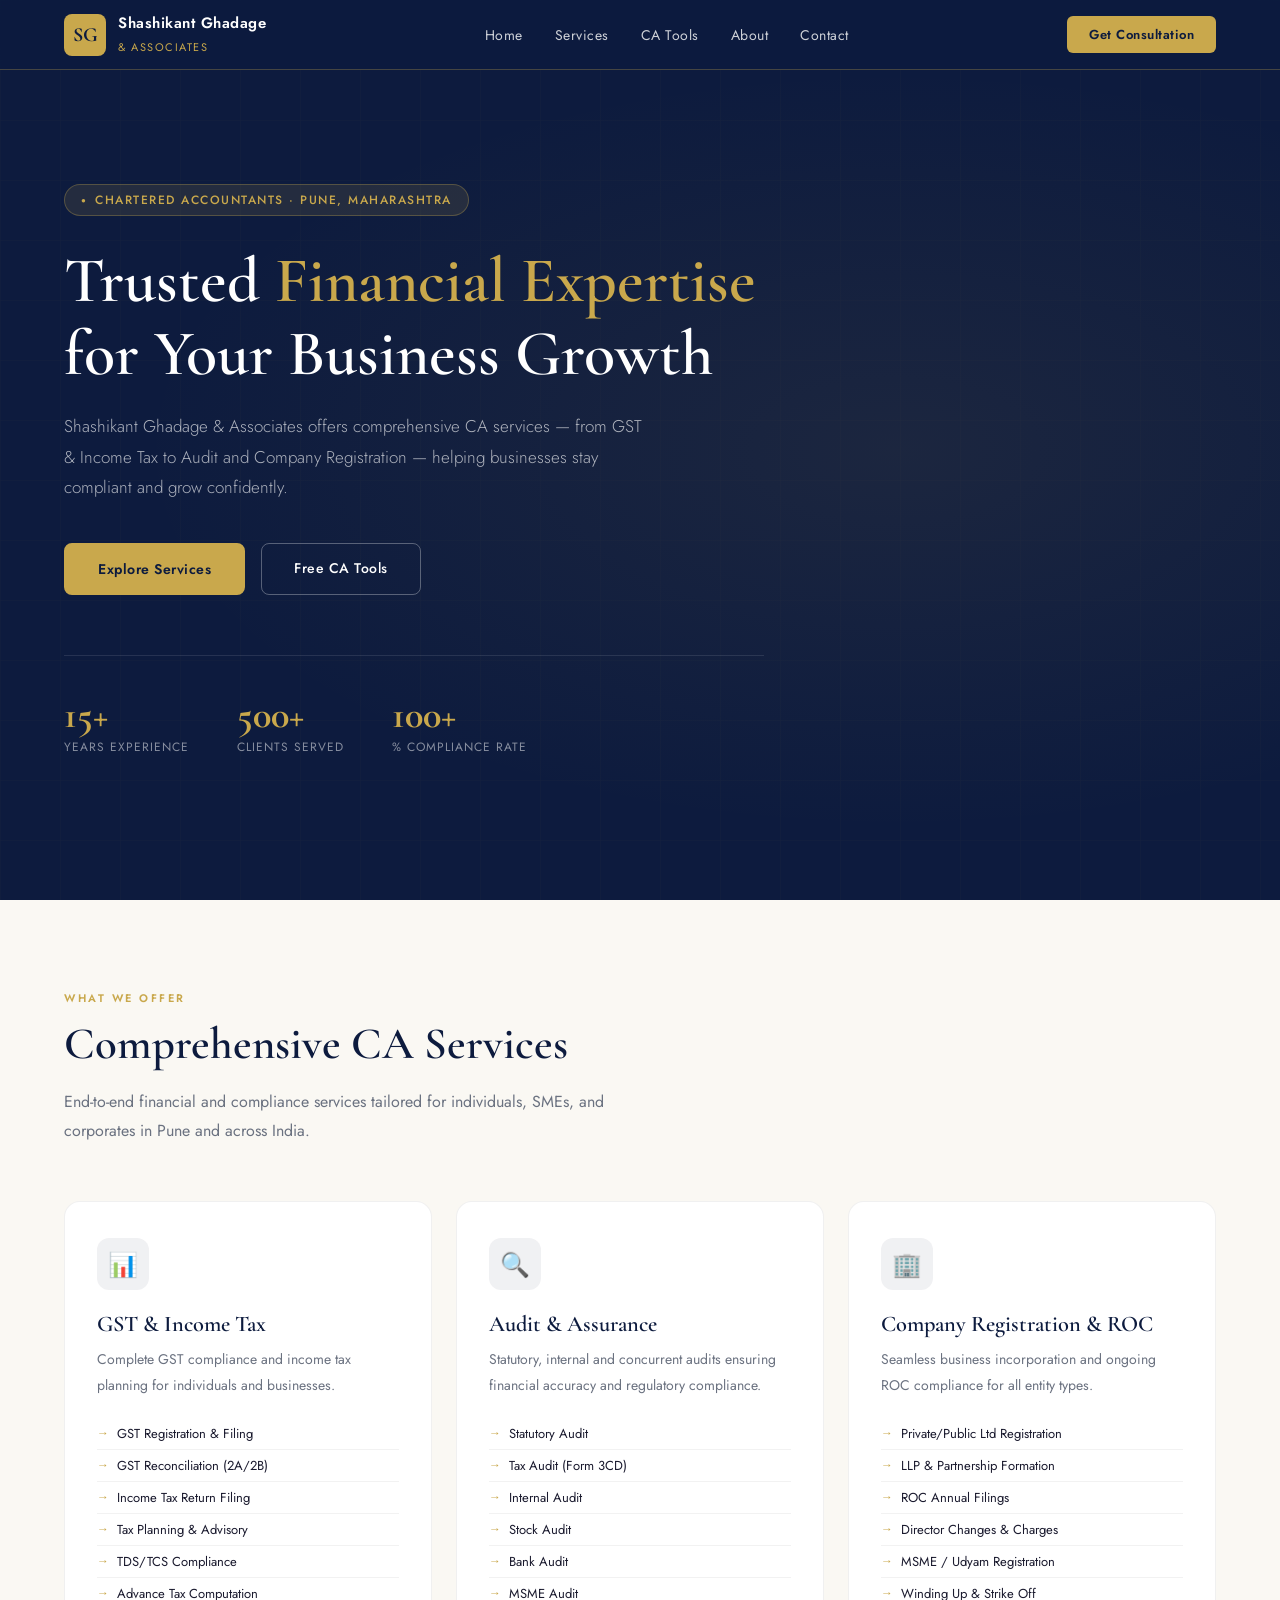
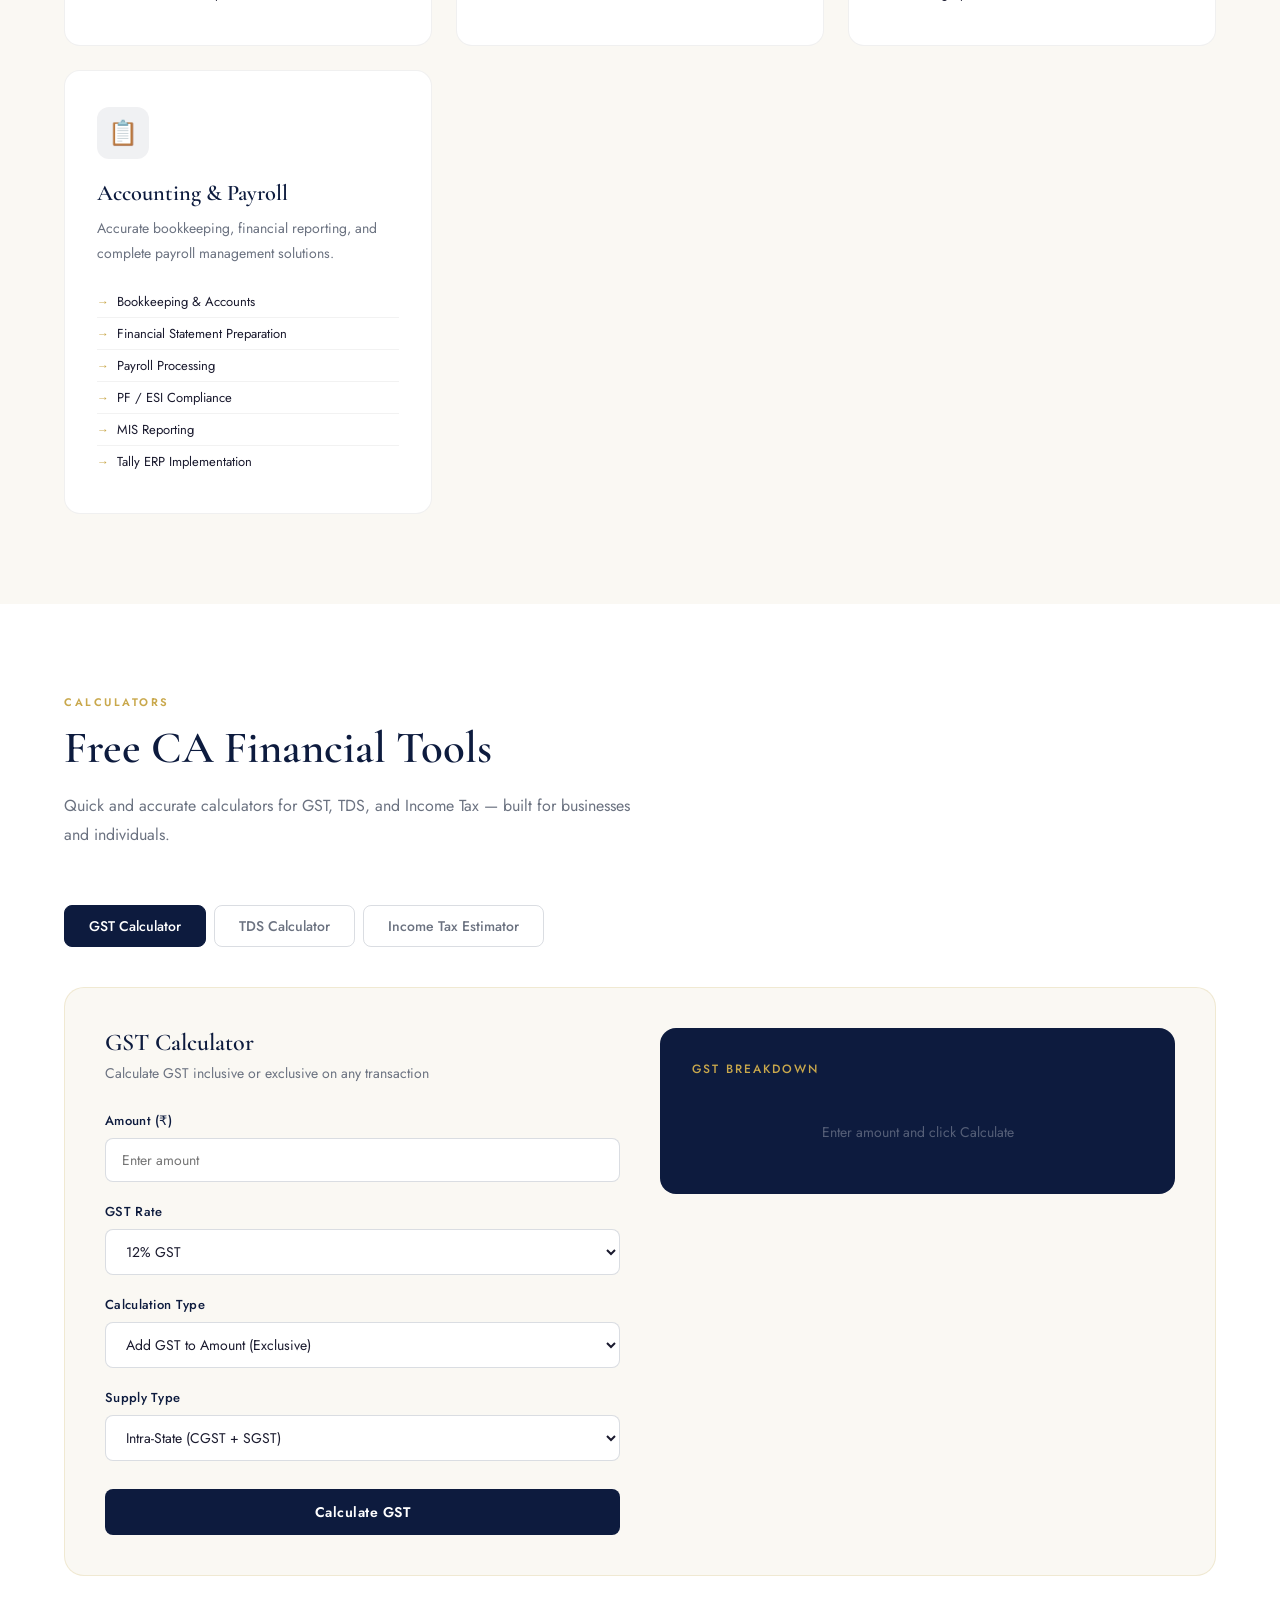
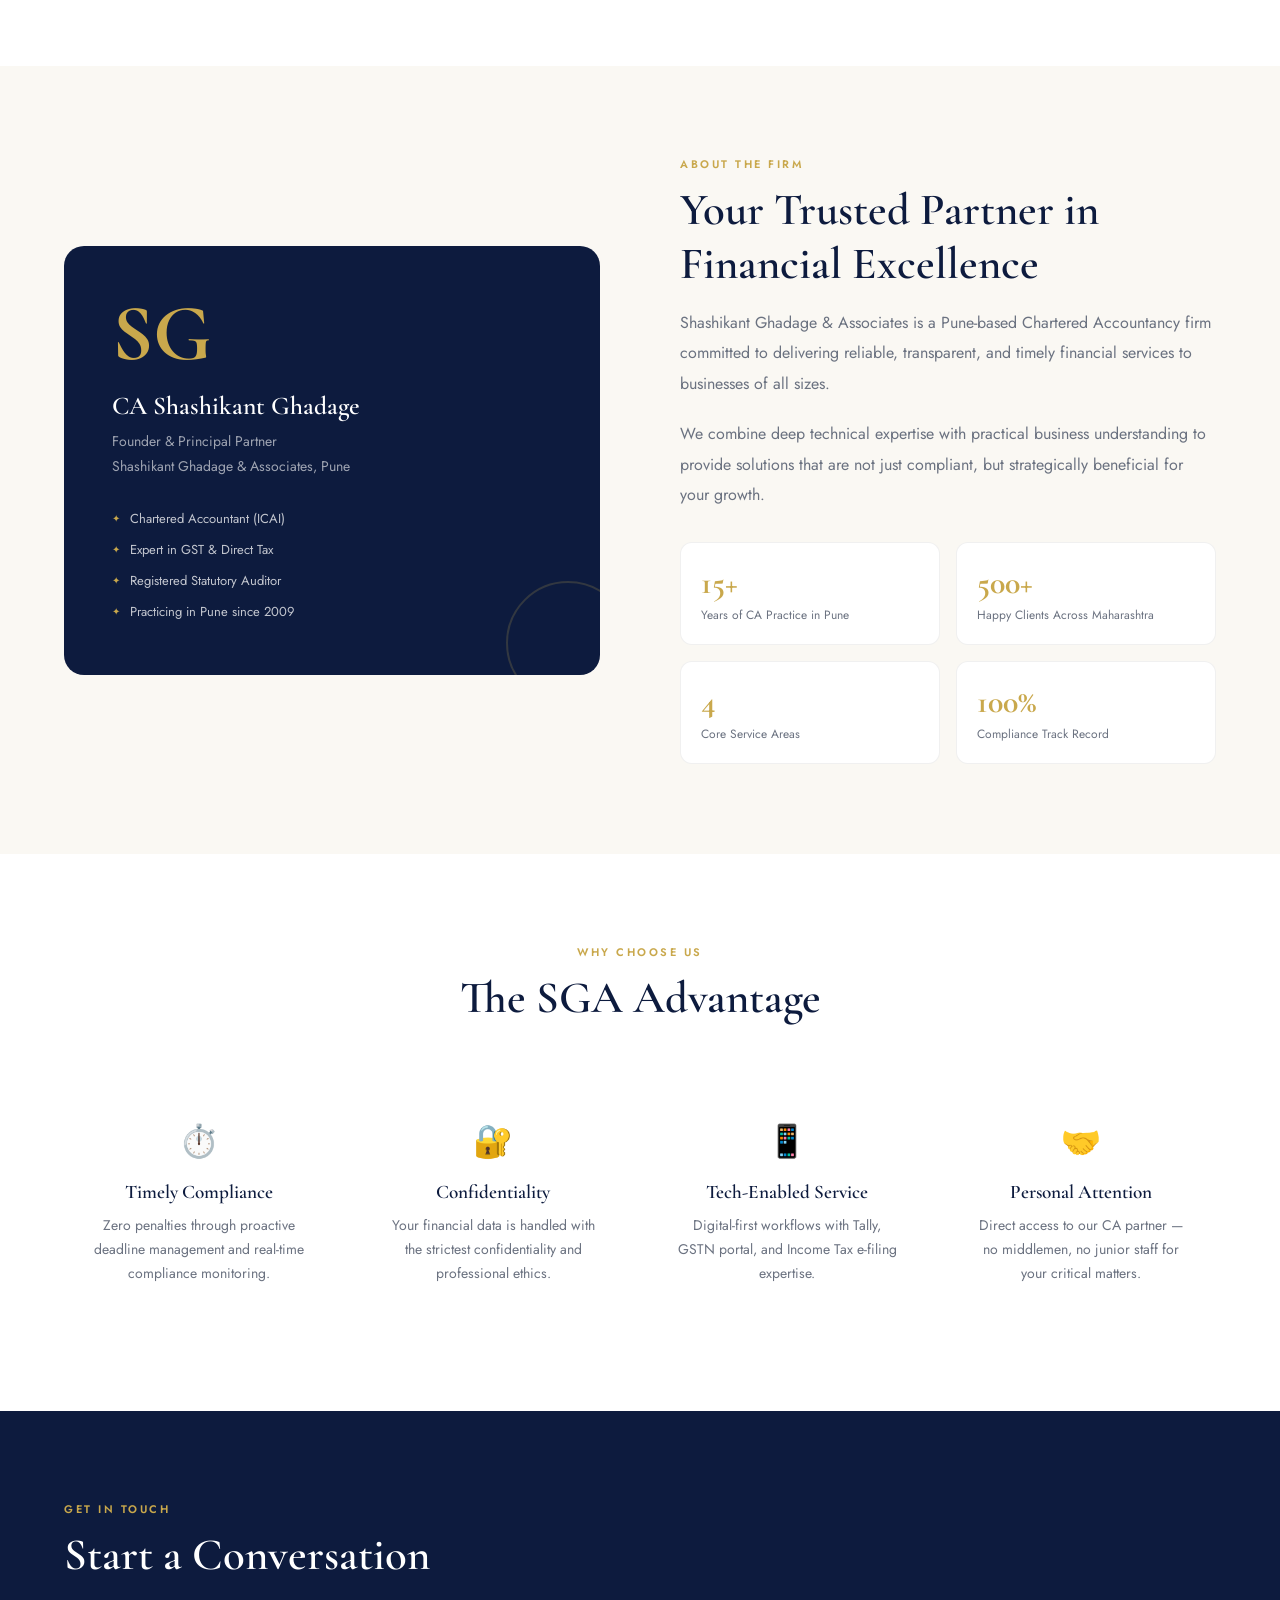
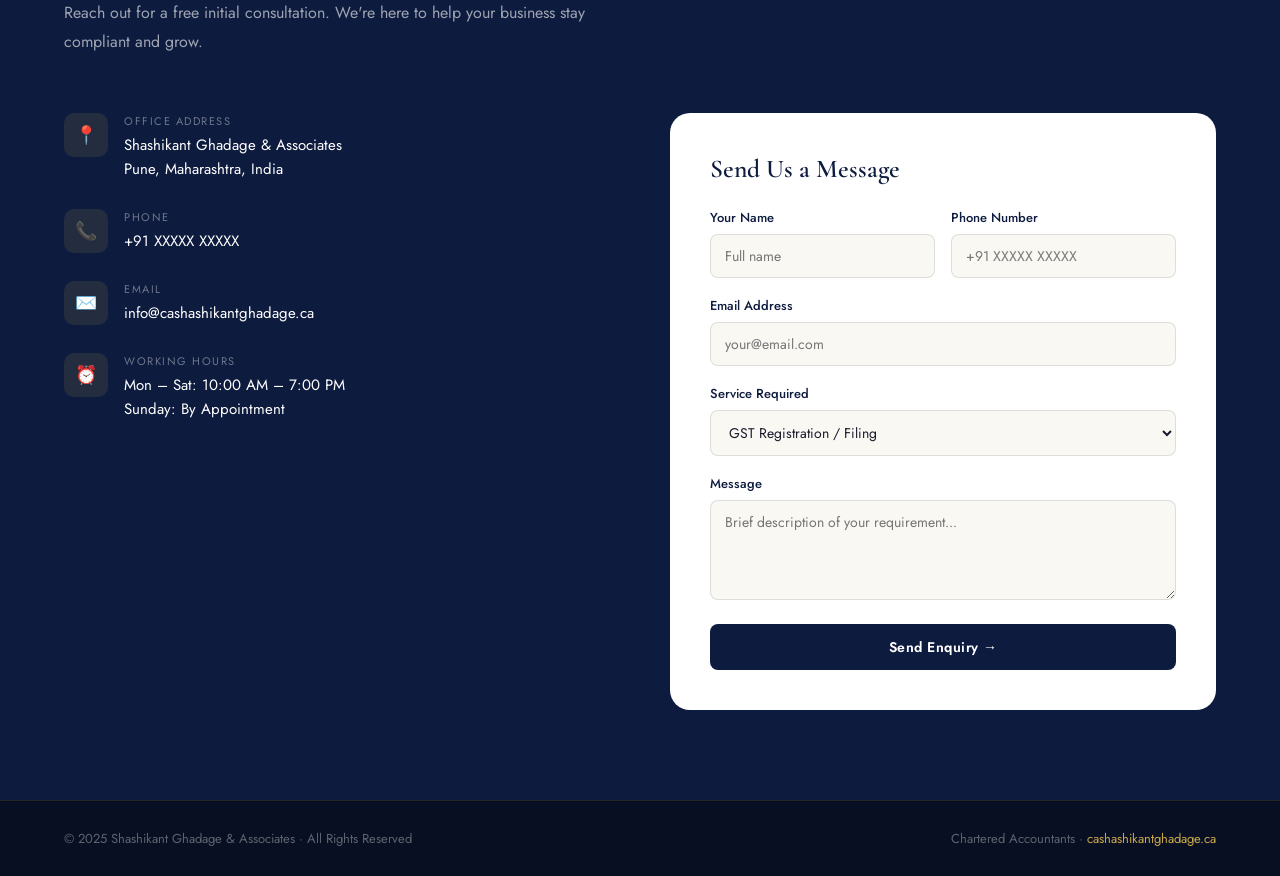
<file: Index.html>
<!DOCTYPE html>
<html lang="en">
<head>
<meta charset="UTF-8">
<meta name="viewport" content="width=device-width, initial-scale=1.0">
<title>Shashikant Ghadage & Associates | Chartered Accountants, Pune</title>
<meta name="description" content="Shashikant Ghadage & Associates - Expert Chartered Accountants in Pune offering GST, Income Tax, Audit, and Company Registration services.">
<link rel="preconnect" href="https://fonts.googleapis.com">
<link href="https://fonts.googleapis.com/css2?family=Cormorant+Garamond:wght@400;500;600;700&family=Jost:wght@300;400;500;600&display=swap" rel="stylesheet">
<style>
  :root {
    --navy: #0D1B3E;
    --navy-light: #172552;
    --gold: #C9A84C;
    --gold-light: #E8C97A;
    --cream: #FAF8F3;
    --white: #FFFFFF;
    --text: #1a1a2e;
    --muted: #6b7280;
    --border: rgba(201,168,76,0.2);
  }
  * { margin: 0; padding: 0; box-sizing: border-box; }
  html { scroll-behavior: smooth; }
  body { font-family: 'Jost', sans-serif; color: var(--text); background: var(--white); }

  /* NAV */
  nav {
    position: fixed; top: 0; width: 100%; z-index: 1000;
    background: rgba(13,27,62,0.97); backdrop-filter: blur(12px);
    padding: 0 5%; display: flex; align-items: center; justify-content: space-between;
    height: 70px; border-bottom: 1px solid rgba(201,168,76,0.3);
  }
  .logo { display: flex; align-items: center; gap: 12px; text-decoration: none; }
  .logo-icon {
    width: 42px; height: 42px; background: var(--gold);
    border-radius: 8px; display: flex; align-items: center; justify-content: center;
    font-family: 'Cormorant Garamond', serif; font-size: 20px; font-weight: 700; color: var(--navy);
  }
  .logo-text { color: var(--white); }
  .logo-text span { display: block; font-size: 15px; font-weight: 600; letter-spacing: 0.5px; }
  .logo-text small { font-size: 11px; color: var(--gold); letter-spacing: 1.5px; text-transform: uppercase; font-weight: 400; }
  .nav-links { display: flex; gap: 32px; list-style: none; }
  .nav-links a { color: rgba(255,255,255,0.8); text-decoration: none; font-size: 14px; font-weight: 400; letter-spacing: 0.5px; transition: color 0.2s; }
  .nav-links a:hover { color: var(--gold); }
  .nav-cta {
    background: var(--gold); color: var(--navy); padding: 9px 22px;
    border-radius: 6px; font-size: 13px; font-weight: 600; text-decoration: none;
    letter-spacing: 0.5px; transition: background 0.2s;
  }
  .nav-cta:hover { background: var(--gold-light); }
  .hamburger { display: none; flex-direction: column; gap: 5px; cursor: pointer; }
  .hamburger span { width: 24px; height: 2px; background: var(--white); border-radius: 2px; }

  /* HERO */
  #home {
    min-height: 100vh; background: var(--navy);
    display: flex; align-items: center; padding: 100px 5% 60px;
    position: relative; overflow: hidden;
  }
  .hero-bg {
    position: absolute; inset: 0;
    background: radial-gradient(ellipse at 70% 50%, rgba(201,168,76,0.08) 0%, transparent 60%);
  }
  .hero-grid {
    position: absolute; inset: 0; opacity: 0.04;
    background-image: linear-gradient(rgba(201,168,76,0.5) 1px, transparent 1px),
      linear-gradient(90deg, rgba(201,168,76,0.5) 1px, transparent 1px);
    background-size: 60px 60px;
  }
  .hero-content { max-width: 700px; position: relative; }
  .hero-badge {
    display: inline-flex; align-items: center; gap: 8px;
    background: rgba(201,168,76,0.12); border: 1px solid rgba(201,168,76,0.3);
    color: var(--gold); padding: 6px 16px; border-radius: 20px;
    font-size: 12px; font-weight: 500; letter-spacing: 1.5px; text-transform: uppercase;
    margin-bottom: 28px;
  }
  .hero-badge::before { content: '●'; font-size: 8px; }
  h1 {
    font-family: 'Cormorant Garamond', serif;
    font-size: clamp(2.8rem, 5vw, 4.2rem);
    font-weight: 600; color: var(--white); line-height: 1.15;
    margin-bottom: 20px;
  }
  h1 em { color: var(--gold); font-style: normal; }
  .hero-sub {
    font-size: 17px; color: rgba(255,255,255,0.65); line-height: 1.8;
    margin-bottom: 40px; font-weight: 300; max-width: 580px;
  }
  .hero-btns { display: flex; gap: 16px; flex-wrap: wrap; }
  .btn-primary {
    background: var(--gold); color: var(--navy); padding: 14px 32px;
    border-radius: 8px; font-size: 14px; font-weight: 600;
    text-decoration: none; letter-spacing: 0.5px; transition: all 0.2s;
    border: 2px solid var(--gold);
  }
  .btn-primary:hover { background: var(--gold-light); border-color: var(--gold-light); }
  .btn-outline {
    background: transparent; color: var(--white); padding: 14px 32px;
    border-radius: 8px; font-size: 14px; font-weight: 500;
    text-decoration: none; letter-spacing: 0.5px;
    border: 1px solid rgba(255,255,255,0.3); transition: all 0.2s;
  }
  .btn-outline:hover { border-color: var(--gold); color: var(--gold); }
  .hero-stats {
    display: flex; gap: 48px; margin-top: 60px;
    padding-top: 40px; border-top: 1px solid rgba(255,255,255,0.1);
  }
  .stat-num {
    font-family: 'Cormorant Garamond', serif;
    font-size: 2.4rem; font-weight: 700; color: var(--gold); line-height: 1;
  }
  .stat-lbl { font-size: 12px; color: rgba(255,255,255,0.5); margin-top: 4px; letter-spacing: 1px; text-transform: uppercase; }

  /* SECTIONS */
  section { padding: 90px 5%; }
  .section-tag {
    font-size: 11px; font-weight: 600; letter-spacing: 2.5px;
    text-transform: uppercase; color: var(--gold); margin-bottom: 12px;
  }
  h2 {
    font-family: 'Cormorant Garamond', serif;
    font-size: clamp(2rem, 3.5vw, 3rem); font-weight: 600; color: var(--navy);
    line-height: 1.2; margin-bottom: 16px;
  }
  .section-sub { font-size: 16px; color: var(--muted); line-height: 1.8; max-width: 580px; }
  .section-header { margin-bottom: 56px; }

  /* SERVICES */
  #services { background: var(--cream); }
  .services-grid { display: grid; grid-template-columns: repeat(auto-fit, minmax(280px, 1fr)); gap: 24px; }
  .service-card {
    background: var(--white); border-radius: 16px; padding: 36px 32px;
    border: 1px solid rgba(0,0,0,0.06); transition: all 0.3s;
    position: relative; overflow: hidden;
  }
  .service-card::before {
    content: ''; position: absolute; top: 0; left: 0; right: 0;
    height: 3px; background: var(--gold); transform: scaleX(0); transition: transform 0.3s;
  }
  .service-card:hover { transform: translateY(-4px); box-shadow: 0 20px 40px rgba(13,27,62,0.1); }
  .service-card:hover::before { transform: scaleX(1); }
  .svc-icon {
    width: 52px; height: 52px; background: rgba(13,27,62,0.06);
    border-radius: 12px; display: flex; align-items: center; justify-content: center;
    font-size: 24px; margin-bottom: 20px;
  }
  .service-card h3 {
    font-family: 'Cormorant Garamond', serif; font-size: 1.4rem;
    font-weight: 600; color: var(--navy); margin-bottom: 10px;
  }
  .service-card p { font-size: 14px; color: var(--muted); line-height: 1.8; margin-bottom: 20px; }
  .svc-list { list-style: none; }
  .svc-list li {
    font-size: 13px; color: var(--text); padding: 6px 0;
    border-bottom: 1px solid rgba(0,0,0,0.05); display: flex; align-items: center; gap: 8px;
  }
  .svc-list li::before { content: '→'; color: var(--gold); font-size: 12px; }
  .svc-list li:last-child { border-bottom: none; }

  /* TOOLS */
  #tools { background: var(--white); }
  .tools-tabs { display: flex; gap: 8px; margin-bottom: 40px; flex-wrap: wrap; }
  .tab-btn {
    padding: 10px 24px; border-radius: 8px; font-size: 14px; font-weight: 500;
    cursor: pointer; border: 1.5px solid rgba(13,27,62,0.15);
    background: transparent; color: var(--muted); transition: all 0.2s; font-family: 'Jost', sans-serif;
  }
  .tab-btn.active { background: var(--navy); color: var(--white); border-color: var(--navy); }
  .tab-btn:hover:not(.active) { border-color: var(--navy); color: var(--navy); }
  .tool-panel { display: none; }
  .tool-panel.active { display: block; }
  .tool-card {
    background: var(--cream); border-radius: 20px; padding: 40px;
    border: 1px solid var(--border);
  }
  .tool-grid { display: grid; grid-template-columns: 1fr 1fr; gap: 40px; align-items: start; }
  .tool-inputs h3 { font-family: 'Cormorant Garamond', serif; font-size: 1.5rem; font-weight: 600; color: var(--navy); margin-bottom: 6px; }
  .tool-inputs p { font-size: 14px; color: var(--muted); margin-bottom: 28px; }
  .form-group { margin-bottom: 20px; }
  .form-group label { display: block; font-size: 13px; font-weight: 500; color: var(--navy); margin-bottom: 8px; letter-spacing: 0.3px; }
  .form-group input, .form-group select {
    width: 100%; padding: 11px 16px; border: 1.5px solid rgba(13,27,62,0.15);
    border-radius: 8px; font-size: 14px; font-family: 'Jost', sans-serif;
    background: var(--white); color: var(--text); outline: none; transition: border-color 0.2s;
  }
  .form-group input:focus, .form-group select:focus { border-color: var(--gold); }
  .calc-btn {
    width: 100%; padding: 13px; background: var(--navy); color: var(--white);
    border: none; border-radius: 8px; font-size: 14px; font-weight: 600;
    cursor: pointer; font-family: 'Jost', sans-serif; letter-spacing: 0.5px;
    transition: background 0.2s; margin-top: 8px;
  }
  .calc-btn:hover { background: var(--navy-light); }
  .tool-result { background: var(--navy); border-radius: 16px; padding: 32px; color: var(--white); }
  .result-title { font-size: 12px; letter-spacing: 2px; text-transform: uppercase; color: var(--gold); margin-bottom: 24px; font-weight: 500; }
  .result-row { display: flex; justify-content: space-between; align-items: center; padding: 12px 0; border-bottom: 1px solid rgba(255,255,255,0.08); font-size: 14px; }
  .result-row:last-child { border-bottom: none; }
  .result-row .lbl { color: rgba(255,255,255,0.6); }
  .result-row .val { font-weight: 600; color: var(--white); }
  .result-total { margin-top: 16px; padding-top: 16px; border-top: 1px solid rgba(201,168,76,0.4); }
  .result-total .lbl { color: var(--gold); font-weight: 500; font-size: 15px; }
  .result-total .val { color: var(--gold); font-size: 1.6rem; font-family: 'Cormorant Garamond', serif; font-weight: 700; }
  .result-placeholder { text-align: center; padding: 20px 0; color: rgba(255,255,255,0.3); font-size: 14px; }

  /* ABOUT */
  #about { background: var(--cream); }
  .about-grid { display: grid; grid-template-columns: 1fr 1fr; gap: 80px; align-items: center; }
  .about-visual {
    background: var(--navy); border-radius: 20px; padding: 48px;
    position: relative; overflow: hidden;
  }
  .about-visual::after {
    content: ''; position: absolute; bottom: -30px; right: -30px;
    width: 120px; height: 120px; border: 2px solid rgba(201,168,76,0.2); border-radius: 50%;
  }
  .about-initials {
    font-family: 'Cormorant Garamond', serif;
    font-size: 5rem; font-weight: 700; color: var(--gold); line-height: 1;
    margin-bottom: 16px;
  }
  .about-visual h3 { color: var(--white); font-family: 'Cormorant Garamond', serif; font-size: 1.6rem; font-weight: 600; margin-bottom: 8px; }
  .about-visual p { color: rgba(255,255,255,0.6); font-size: 14px; line-height: 1.8; }
  .qual-list { list-style: none; margin-top: 24px; }
  .qual-list li { color: rgba(255,255,255,0.75); font-size: 13px; padding: 6px 0; display: flex; align-items: center; gap: 10px; }
  .qual-list li::before { content: '✦'; color: var(--gold); font-size: 10px; }
  .about-content p { font-size: 16px; color: var(--muted); line-height: 1.9; margin-bottom: 20px; }
  .about-points { display: grid; grid-template-columns: 1fr 1fr; gap: 16px; margin-top: 32px; }
  .about-point {
    background: var(--white); border-radius: 12px; padding: 20px;
    border: 1px solid rgba(0,0,0,0.06);
  }
  .about-point .num { font-family: 'Cormorant Garamond', serif; font-size: 2rem; font-weight: 700; color: var(--gold); }
  .about-point .desc { font-size: 12px; color: var(--muted); margin-top: 4px; line-height: 1.5; }

  /* WHY US */
  #why { background: var(--white); }
  .why-grid { display: grid; grid-template-columns: repeat(auto-fit, minmax(220px, 1fr)); gap: 24px; }
  .why-card { text-align: center; padding: 36px 24px; }
  .why-icon { font-size: 2rem; margin-bottom: 16px; }
  .why-card h4 { font-family: 'Cormorant Garamond', serif; font-size: 1.2rem; font-weight: 600; color: var(--navy); margin-bottom: 10px; }
  .why-card p { font-size: 14px; color: var(--muted); line-height: 1.7; }

  /* CONTACT */
  #contact { background: var(--navy); color: var(--white); }
  #contact .section-tag { color: var(--gold); }
  #contact h2 { color: var(--white); }
  #contact .section-sub { color: rgba(255,255,255,0.6); }
  .contact-grid { display: grid; grid-template-columns: 1fr 1fr; gap: 60px; }
  .contact-info { }
  .contact-item { display: flex; gap: 16px; margin-bottom: 28px; }
  .c-icon {
    width: 44px; height: 44px; background: rgba(201,168,76,0.12);
    border-radius: 10px; display: flex; align-items: center; justify-content: center;
    font-size: 18px; flex-shrink: 0;
  }
  .c-label { font-size: 11px; color: rgba(255,255,255,0.4); letter-spacing: 1.5px; text-transform: uppercase; margin-bottom: 4px; }
  .c-val { font-size: 15px; color: var(--white); line-height: 1.6; }
  .contact-form-wrap { background: var(--white); border-radius: 20px; padding: 40px; }
  .contact-form-wrap h3 { font-family: 'Cormorant Garamond', serif; font-size: 1.6rem; font-weight: 600; color: var(--navy); margin-bottom: 24px; }
  .cf-group { margin-bottom: 18px; }
  .cf-group label { display: block; font-size: 13px; font-weight: 500; color: var(--navy); margin-bottom: 7px; }
  .cf-group input, .cf-group select, .cf-group textarea {
    width: 100%; padding: 11px 14px; border: 1.5px solid rgba(13,27,62,0.12);
    border-radius: 8px; font-size: 14px; font-family: 'Jost', sans-serif;
    color: var(--text); background: var(--cream); outline: none; transition: border-color 0.2s;
  }
  .cf-group input:focus, .cf-group select:focus, .cf-group textarea:focus { border-color: var(--gold); }
  .cf-group textarea { resize: vertical; min-height: 100px; }
  .cf-row { display: grid; grid-template-columns: 1fr 1fr; gap: 16px; }
  .submit-btn {
    width: 100%; padding: 13px; background: var(--navy); color: var(--white);
    border: none; border-radius: 8px; font-size: 14px; font-weight: 600;
    cursor: pointer; font-family: 'Jost', sans-serif; letter-spacing: 0.5px;
    transition: background 0.2s;
  }
  .submit-btn:hover { background: var(--gold); color: var(--navy); }

  /* FOOTER */
  footer {
    background: #080f22; padding: 28px 5%; display: flex;
    justify-content: space-between; align-items: center; flex-wrap: gap;
    border-top: 1px solid rgba(201,168,76,0.15);
  }
  footer p { font-size: 13px; color: rgba(255,255,255,0.35); }
  footer a { color: var(--gold); text-decoration: none; font-size: 13px; }

  /* MOBILE */
  @media (max-width: 768px) {
    .nav-links, .nav-cta { display: none; }
    .hamburger { display: flex; }
    .tool-grid, .about-grid, .contact-grid { grid-template-columns: 1fr; gap: 28px; }
    .hero-stats { gap: 28px; }
    .about-points { grid-template-columns: 1fr 1fr; }
    .cf-row { grid-template-columns: 1fr; }
    .tool-card { padding: 24px; }
    section { padding: 60px 5%; }
  }

  /* ANIMATIONS */
  .fade-up { opacity: 0; transform: translateY(24px); transition: all 0.6s ease; }
  .fade-up.visible { opacity: 1; transform: translateY(0); }
</style>
</head>
<body>

<!-- NAVIGATION -->
<nav>
  <a class="logo" href="#home">
    <div class="logo-icon">SG</div>
    <div class="logo-text">
      <span>Shashikant Ghadage</span>
      <small>& Associates</small>
    </div>
  </a>
  <ul class="nav-links">
    <li><a href="#home">Home</a></li>
    <li><a href="#services">Services</a></li>
    <li><a href="#tools">CA Tools</a></li>
    <li><a href="#about">About</a></li>
    <li><a href="#contact">Contact</a></li>
  </ul>
  <a class="nav-cta" href="#contact">Get Consultation</a>
  <div class="hamburger" onclick="toggleMenu()">
    <span></span><span></span><span></span>
  </div>
</nav>

<!-- HERO -->
<section id="home">
  <div class="hero-bg"></div>
  <div class="hero-grid"></div>
  <div class="hero-content">
    <div class="hero-badge">Chartered Accountants · Pune, Maharashtra</div>
    <h1>Trusted <em>Financial Expertise</em> for Your Business Growth</h1>
    <p class="hero-sub">Shashikant Ghadage & Associates offers comprehensive CA services — from GST & Income Tax to Audit and Company Registration — helping businesses stay compliant and grow confidently.</p>
    <div class="hero-btns">
      <a href="#services" class="btn-primary">Explore Services</a>
      <a href="#tools" class="btn-outline">Free CA Tools</a>
    </div>
    <div class="hero-stats">
      <div>
        <div class="stat-num" data-count="15">0</div>
        <div class="stat-lbl">Years Experience</div>
      </div>
      <div>
        <div class="stat-num" data-count="500">0</div>
        <div class="stat-lbl">Clients Served</div>
      </div>
      <div>
        <div class="stat-num" data-count="100">0</div>
        <div class="stat-lbl">% Compliance Rate</div>
      </div>
    </div>
  </div>
</section>

<!-- SERVICES -->
<section id="services">
  <div class="section-header fade-up">
    <div class="section-tag">What We Offer</div>
    <h2>Comprehensive CA Services</h2>
    <p class="section-sub">End-to-end financial and compliance services tailored for individuals, SMEs, and corporates in Pune and across India.</p>
  </div>
  <div class="services-grid">
    <div class="service-card fade-up">
      <div class="svc-icon">📊</div>
      <h3>GST & Income Tax</h3>
      <p>Complete GST compliance and income tax planning for individuals and businesses.</p>
      <ul class="svc-list">
        <li>GST Registration & Filing</li>
        <li>GST Reconciliation (2A/2B)</li>
        <li>Income Tax Return Filing</li>
        <li>Tax Planning & Advisory</li>
        <li>TDS/TCS Compliance</li>
        <li>Advance Tax Computation</li>
      </ul>
    </div>
    <div class="service-card fade-up">
      <div class="svc-icon">🔍</div>
      <h3>Audit & Assurance</h3>
      <p>Statutory, internal and concurrent audits ensuring financial accuracy and regulatory compliance.</p>
      <ul class="svc-list">
        <li>Statutory Audit</li>
        <li>Tax Audit (Form 3CD)</li>
        <li>Internal Audit</li>
        <li>Stock Audit</li>
        <li>Bank Audit</li>
        <li>MSME Audit</li>
      </ul>
    </div>
    <div class="service-card fade-up">
      <div class="svc-icon">🏢</div>
      <h3>Company Registration & ROC</h3>
      <p>Seamless business incorporation and ongoing ROC compliance for all entity types.</p>
      <ul class="svc-list">
        <li>Private/Public Ltd Registration</li>
        <li>LLP & Partnership Formation</li>
        <li>ROC Annual Filings</li>
        <li>Director Changes & Charges</li>
        <li>MSME / Udyam Registration</li>
        <li>Winding Up & Strike Off</li>
      </ul>
    </div>
    <div class="service-card fade-up">
      <div class="svc-icon">📋</div>
      <h3>Accounting & Payroll</h3>
      <p>Accurate bookkeeping, financial reporting, and complete payroll management solutions.</p>
      <ul class="svc-list">
        <li>Bookkeeping & Accounts</li>
        <li>Financial Statement Preparation</li>
        <li>Payroll Processing</li>
        <li>PF / ESI Compliance</li>
        <li>MIS Reporting</li>
        <li>Tally ERP Implementation</li>
      </ul>
    </div>
  </div>
</section>

<!-- CA TOOLS -->
<section id="tools">
  <div class="section-header fade-up">
    <div class="section-tag">Calculators</div>
    <h2>Free CA Financial Tools</h2>
    <p class="section-sub">Quick and accurate calculators for GST, TDS, and Income Tax — built for businesses and individuals.</p>
  </div>
  <div class="tools-tabs fade-up">
    <button class="tab-btn active" onclick="switchTab('gst')">GST Calculator</button>
    <button class="tab-btn" onclick="switchTab('tds')">TDS Calculator</button>
    <button class="tab-btn" onclick="switchTab('tax')">Income Tax Estimator</button>
  </div>

  <!-- GST CALCULATOR -->
  <div id="gst" class="tool-panel active fade-up">
    <div class="tool-card">
      <div class="tool-grid">
        <div class="tool-inputs">
          <h3>GST Calculator</h3>
          <p>Calculate GST inclusive or exclusive on any transaction</p>
          <div class="form-group">
            <label>Amount (₹)</label>
            <input type="number" id="gst-amount" placeholder="Enter amount" />
          </div>
          <div class="form-group">
            <label>GST Rate</label>
            <select id="gst-rate">
              <option value="5">5% GST</option>
              <option value="12" selected>12% GST</option>
              <option value="18">18% GST</option>
              <option value="28">28% GST</option>
              <option value="0">0% GST (Exempt)</option>
            </select>
          </div>
          <div class="form-group">
            <label>Calculation Type</label>
            <select id="gst-type">
              <option value="exclusive">Add GST to Amount (Exclusive)</option>
              <option value="inclusive">Extract GST from Amount (Inclusive)</option>
            </select>
          </div>
          <div class="form-group">
            <label>Supply Type</label>
            <select id="gst-supply">
              <option value="intra">Intra-State (CGST + SGST)</option>
              <option value="inter">Inter-State (IGST)</option>
            </select>
          </div>
          <button class="calc-btn" onclick="calcGST()">Calculate GST</button>
        </div>
        <div class="tool-result" id="gst-result">
          <div class="result-title">GST Breakdown</div>
          <div class="result-placeholder">Enter amount and click Calculate</div>
        </div>
      </div>
    </div>
  </div>

  <!-- TDS CALCULATOR -->
  <div id="tds" class="tool-panel fade-up">
    <div class="tool-card">
      <div class="tool-grid">
        <div class="tool-inputs">
          <h3>TDS Calculator</h3>
          <p>Compute TDS deduction as per Income Tax Act sections</p>
          <div class="form-group">
            <label>Payment Nature (Section)</label>
            <select id="tds-section">
              <option value="194C_i">Contractor - Individual/HUF (Sec 194C) - 1%</option>
              <option value="194C_o">Contractor - Others (Sec 194C) - 2%</option>
              <option value="194J_p">Professional Fees (Sec 194J) - 10%</option>
              <option value="194J_t">Technical Services (Sec 194J) - 2%</option>
              <option value="194I_l">Rent - Land/Building (Sec 194I) - 10%</option>
              <option value="194I_p">Rent - Plant & Machinery (Sec 194I) - 2%</option>
              <option value="194A">Interest - Bank (Sec 194A) - 10%</option>
              <option value="194H">Commission/Brokerage (Sec 194H) - 5%</option>
              <option value="194B">Lottery/Games (Sec 194B) - 30%</option>
              <option value="192">Salary (Sec 192) - Slab Rate</option>
            </select>
          </div>
          <div class="form-group">
            <label>Payment Amount (₹)</label>
            <input type="number" id="tds-amount" placeholder="Enter payment amount" />
          </div>
          <div class="form-group">
            <label>Deductee Type</label>
            <select id="tds-deductee">
              <option value="resident">Resident (with PAN)</option>
              <option value="no-pan">Resident (without PAN) — 20% or normal, whichever higher</option>
            </select>
          </div>
          <button class="calc-btn" onclick="calcTDS()">Calculate TDS</button>
        </div>
        <div class="tool-result" id="tds-result">
          <div class="result-title">TDS Computation</div>
          <div class="result-placeholder">Select section and enter amount</div>
        </div>
      </div>
    </div>
  </div>

  <!-- INCOME TAX ESTIMATOR -->
  <div id="tax" class="tool-panel fade-up">
    <div class="tool-card">
      <div class="tool-grid">
        <div class="tool-inputs">
          <h3>Income Tax Estimator</h3>
          <p>Estimate tax liability for FY 2024-25 (AY 2025-26)</p>
          <div class="form-group">
            <label>Gross Annual Income (₹)</label>
            <input type="number" id="tax-income" placeholder="e.g. 1200000" />
          </div>
          <div class="form-group">
            <label>Regime</label>
            <select id="tax-regime">
              <option value="new">New Regime (Default from FY 2023-24)</option>
              <option value="old">Old Regime</option>
            </select>
          </div>
          <div class="form-group" id="deduction-group">
            <label>Total Deductions under Old Regime (₹) <small style="color:var(--muted);font-size:11px;">(80C, 80D, HRA, etc.)</small></label>
            <input type="number" id="tax-deductions" placeholder="e.g. 150000" />
          </div>
          <div class="form-group">
            <label>Age Group</label>
            <select id="tax-age">
              <option value="below60">Below 60 Years</option>
              <option value="60to80">Senior Citizen (60-80 Years)</option>
              <option value="above80">Super Senior (80+ Years)</option>
            </select>
          </div>
          <button class="calc-btn" onclick="calcTax()">Estimate Tax</button>
        </div>
        <div class="tool-result" id="tax-result">
          <div class="result-title">Tax Estimation</div>
          <div class="result-placeholder">Enter income details and click Estimate</div>
        </div>
      </div>
    </div>
  </div>
</section>

<!-- ABOUT -->
<section id="about">
  <div class="about-grid">
    <div class="about-visual fade-up">
      <div class="about-initials">SG</div>
      <h3>CA Shashikant Ghadage</h3>
      <p>Founder & Principal Partner<br>Shashikant Ghadage & Associates, Pune</p>
      <ul class="qual-list">
        <li>Chartered Accountant (ICAI)</li>
        <li>Expert in GST & Direct Tax</li>
        <li>Registered Statutory Auditor</li>
        <li>Practicing in Pune since 2009</li>
      </ul>
    </div>
    <div class="about-content fade-up">
      <div class="section-tag">About the Firm</div>
      <h2>Your Trusted Partner in Financial Excellence</h2>
      <p>Shashikant Ghadage & Associates is a Pune-based Chartered Accountancy firm committed to delivering reliable, transparent, and timely financial services to businesses of all sizes.</p>
      <p>We combine deep technical expertise with practical business understanding to provide solutions that are not just compliant, but strategically beneficial for your growth.</p>
      <div class="about-points">
        <div class="about-point">
          <div class="num">15+</div>
          <div class="desc">Years of CA Practice in Pune</div>
        </div>
        <div class="about-point">
          <div class="num">500+</div>
          <div class="desc">Happy Clients Across Maharashtra</div>
        </div>
        <div class="about-point">
          <div class="num">4</div>
          <div class="desc">Core Service Areas</div>
        </div>
        <div class="about-point">
          <div class="num">100%</div>
          <div class="desc">Compliance Track Record</div>
        </div>
      </div>
    </div>
  </div>
</section>

<!-- WHY US -->
<section id="why">
  <div class="section-header fade-up" style="text-align:center; max-width: 600px; margin: 0 auto 56px;">
    <div class="section-tag">Why Choose Us</div>
    <h2>The SGA Advantage</h2>
  </div>
  <div class="why-grid">
    <div class="why-card fade-up">
      <div class="why-icon">⏱️</div>
      <h4>Timely Compliance</h4>
      <p>Zero penalties through proactive deadline management and real-time compliance monitoring.</p>
    </div>
    <div class="why-card fade-up">
      <div class="why-icon">🔐</div>
      <h4>Confidentiality</h4>
      <p>Your financial data is handled with the strictest confidentiality and professional ethics.</p>
    </div>
    <div class="why-card fade-up">
      <div class="why-icon">📱</div>
      <h4>Tech-Enabled Service</h4>
      <p>Digital-first workflows with Tally, GSTN portal, and Income Tax e-filing expertise.</p>
    </div>
    <div class="why-card fade-up">
      <div class="why-icon">🤝</div>
      <h4>Personal Attention</h4>
      <p>Direct access to our CA partner — no middlemen, no junior staff for your critical matters.</p>
    </div>
  </div>
</section>

<!-- CONTACT -->
<section id="contact">
  <div class="section-header fade-up">
    <div class="section-tag">Get In Touch</div>
    <h2>Start a Conversation</h2>
    <p class="section-sub">Reach out for a free initial consultation. We're here to help your business stay compliant and grow.</p>
  </div>
  <div class="contact-grid">
    <div class="contact-info fade-up">
      <div class="contact-item">
        <div class="c-icon">📍</div>
        <div>
          <div class="c-label">Office Address</div>
          <div class="c-val">Shashikant Ghadage & Associates<br>Pune, Maharashtra, India</div>
        </div>
      </div>
      <div class="contact-item">
        <div class="c-icon">📞</div>
        <div>
          <div class="c-label">Phone</div>
          <div class="c-val">+91 XXXXX XXXXX</div>
        </div>
      </div>
      <div class="contact-item">
        <div class="c-icon">✉️</div>
        <div>
          <div class="c-label">Email</div>
          <div class="c-val">info@cashashikantghadage.ca</div>
        </div>
      </div>
      <div class="contact-item">
        <div class="c-icon">⏰</div>
        <div>
          <div class="c-label">Working Hours</div>
          <div class="c-val">Mon – Sat: 10:00 AM – 7:00 PM<br>Sunday: By Appointment</div>
        </div>
      </div>
    </div>
    <div class="contact-form-wrap fade-up">
      <h3>Send Us a Message</h3>
      <div class="cf-row">
        <div class="cf-group">
          <label>Your Name</label>
          <input type="text" placeholder="Full name" />
        </div>
        <div class="cf-group">
          <label>Phone Number</label>
          <input type="tel" placeholder="+91 XXXXX XXXXX" />
        </div>
      </div>
      <div class="cf-group">
        <label>Email Address</label>
        <input type="email" placeholder="your@email.com" />
      </div>
      <div class="cf-group">
        <label>Service Required</label>
        <select>
          <option>GST Registration / Filing</option>
          <option>Income Tax Return</option>
          <option>Audit Services</option>
          <option>Company Registration</option>
          <option>TDS Compliance</option>
          <option>Other</option>
        </select>
      </div>
      <div class="cf-group">
        <label>Message</label>
        <textarea placeholder="Brief description of your requirement..."></textarea>
      </div>
      <button class="submit-btn" onclick="submitForm()">Send Enquiry →</button>
    </div>
  </div>
</section>

<!-- FOOTER -->
<footer>
  <p>© 2025 Shashikant Ghadage & Associates · All Rights Reserved</p>
  <p>Chartered Accountants · <a href="https://cashashikantghadage.ca">cashashikantghadage.ca</a></p>
</footer>

<script>
// TAB SWITCHING
function switchTab(id) {
  document.querySelectorAll('.tool-panel').forEach(p => p.classList.remove('active'));
  document.querySelectorAll('.tab-btn').forEach(b => b.classList.remove('active'));
  document.getElementById(id).classList.add('active');
  event.target.classList.add('active');
}

// GST CALCULATOR
function calcGST() {
  const amt = parseFloat(document.getElementById('gst-amount').value);
  const rate = parseFloat(document.getElementById('gst-rate').value);
  const type = document.getElementById('gst-type').value;
  const supply = document.getElementById('gst-supply').value;
  if (!amt || isNaN(amt)) { alert('Please enter a valid amount'); return; }

  let base, gstAmt, total;
  if (type === 'exclusive') {
    base = amt;
    gstAmt = (amt * rate) / 100;
    total = amt + gstAmt;
  } else {
    total = amt;
    base = (amt * 100) / (100 + rate);
    gstAmt = amt - base;
  }

  const fmt = v => '₹ ' + v.toLocaleString('en-IN', {minimumFractionDigits:2, maximumFractionDigits:2});
  let html = '<div class="result-title">GST BREAKDOWN</div>';

  if (supply === 'intra') {
    const half = gstAmt / 2;
    html += `<div class="result-row"><span class="lbl">Taxable Amount</span><span class="val">${fmt(base)}</span></div>`;
    html += `<div class="result-row"><span class="lbl">CGST @ ${rate/2}%</span><span class="val">${fmt(half)}</span></div>`;
    html += `<div class="result-row"><span class="lbl">SGST @ ${rate/2}%</span><span class="val">${fmt(half)}</span></div>`;
  } else {
    html += `<div class="result-row"><span class="lbl">Taxable Amount</span><span class="val">${fmt(base)}</span></div>`;
    html += `<div class="result-row"><span class="lbl">IGST @ ${rate}%</span><span class="val">${fmt(gstAmt)}</span></div>`;
  }
  html += `<div class="result-row result-total"><span class="lbl">Total Invoice Value</span><span class="val">${fmt(total)}</span></div>`;
  document.getElementById('gst-result').innerHTML = html;
}

// TDS CALCULATOR
const tdsRates = {
  '194C_i': {rate:1, section:'194C', nature:'Contractor (Individual/HUF)'},
  '194C_o': {rate:2, section:'194C', nature:'Contractor (Others)'},
  '194J_p': {rate:10, section:'194J', nature:'Professional Fees'},
  '194J_t': {rate:2, section:'194J', nature:'Technical Services'},
  '194I_l': {rate:10, section:'194I', nature:'Rent - Land/Building'},
  '194I_p': {rate:2, section:'194I', nature:'Rent - Plant & Machinery'},
  '194A':   {rate:10, section:'194A', nature:'Interest - Bank/Other'},
  '194H':   {rate:5,  section:'194H', nature:'Commission/Brokerage'},
  '194B':   {rate:30, section:'194B', nature:'Lottery/Games'},
  '192':    {rate:0,  section:'192',  nature:'Salary (Slab Rate)'},
};

function calcTDS() {
  const sec = document.getElementById('tds-section').value;
  const amt = parseFloat(document.getElementById('tds-amount').value);
  const deductee = document.getElementById('tds-deductee').value;
  if (!amt || isNaN(amt)) { alert('Please enter payment amount'); return; }

  const info = tdsRates[sec];
  let rate = info.rate;
  if (sec === '192') { alert('Salary TDS is computed on slab rate basis — please consult your CA for personalised computation.'); return; }
  if (deductee === 'no-pan') rate = Math.max(rate, 20);

  const tdsAmt = (amt * rate) / 100;
  const netAmt = amt - tdsAmt;
  const fmt = v => '₹ ' + v.toLocaleString('en-IN', {minimumFractionDigits:2, maximumFractionDigits:2});

  let html = '<div class="result-title">TDS COMPUTATION</div>';
  html += `<div class="result-row"><span class="lbl">Section</span><span class="val">Sec. ${info.section}</span></div>`;
  html += `<div class="result-row"><span class="lbl">Nature</span><span class="val" style="font-size:12px">${info.nature}</span></div>`;
  html += `<div class="result-row"><span class="lbl">Gross Amount</span><span class="val">${fmt(amt)}</span></div>`;
  html += `<div class="result-row"><span class="lbl">TDS Rate</span><span class="val">${rate}%</span></div>`;
  html += `<div class="result-row"><span class="lbl">TDS Amount</span><span class="val">${fmt(tdsAmt)}</span></div>`;
  html += `<div class="result-row result-total"><span class="lbl">Net Payable</span><span class="val">${fmt(netAmt)}</span></div>`;
  document.getElementById('tds-result').innerHTML = html;
}

// INCOME TAX ESTIMATOR FY 2024-25
function calcTax() {
  const income = parseFloat(document.getElementById('tax-income').value);
  const regime = document.getElementById('tax-regime').value;
  const deductions = parseFloat(document.getElementById('tax-deductions').value) || 0;
  const age = document.getElementById('tax-age').value;
  if (!income || isNaN(income)) { alert('Please enter gross income'); return; }

  let taxable, tax = 0, regime_label;
  const fmt = v => '₹ ' + v.toLocaleString('en-IN', {minimumFractionDigits:0, maximumFractionDigits:0});

  if (regime === 'new') {
    regime_label = 'New Regime';
    const std_deduction = 75000;
    taxable = Math.max(0, income - std_deduction);
    // New regime slabs FY 2024-25 (post Budget 2024)
    if (taxable <= 300000) tax = 0;
    else if (taxable <= 700000) tax = (taxable - 300000) * 0.05;
    else if (taxable <= 1000000) tax = 20000 + (taxable - 700000) * 0.10;
    else if (taxable <= 1200000) tax = 50000 + (taxable - 1000000) * 0.15;
    else if (taxable <= 1500000) tax = 80000 + (taxable - 1200000) * 0.20;
    else tax = 140000 + (taxable - 1500000) * 0.30;
    // Rebate u/s 87A for taxable income <= 7L
    if (taxable <= 700000) tax = 0;
  } else {
    regime_label = 'Old Regime';
    taxable = Math.max(0, income - deductions - 50000); // 50k std deduction
    const basicExempt = age === 'below60' ? 250000 : age === '60to80' ? 300000 : 500000;
    if (taxable <= basicExempt) tax = 0;
    else if (taxable <= 500000) tax = (taxable - basicExempt) * 0.05;
    else if (taxable <= 1000000) tax = (500000 - basicExempt)*0.05 + (taxable - 500000)*0.20;
    else tax = (500000 - basicExempt)*0.05 + 500000*0.20 + (taxable - 1000000)*0.30;
    // Rebate 87A
    if (taxable <= 500000) tax = 0;
  }

  const surcharge = taxable > 5000000 ? tax * 0.1 : taxable > 10000000 ? tax * 0.15 : 0;
  const taxPlusSurcharge = tax + surcharge;
  const cess = taxPlusSurcharge * 0.04;
  const total = taxPlusSurcharge + cess;
  const effective = income > 0 ? ((total/income)*100).toFixed(2) : 0;

  let html = '<div class="result-title">TAX ESTIMATION · FY 2024-25</div>';
  html += `<div class="result-row"><span class="lbl">Regime</span><span class="val">${regime_label}</span></div>`;
  html += `<div class="result-row"><span class="lbl">Taxable Income</span><span class="val">${fmt(taxable)}</span></div>`;
  html += `<div class="result-row"><span class="lbl">Income Tax</span><span class="val">${fmt(tax)}</span></div>`;
  if (surcharge > 0) html += `<div class="result-row"><span class="lbl">Surcharge</span><span class="val">${fmt(surcharge)}</span></div>`;
  html += `<div class="result-row"><span class="lbl">Health & Ed. Cess (4%)</span><span class="val">${fmt(cess)}</span></div>`;
  html += `<div class="result-row result-total"><span class="lbl">Total Tax Liability</span><span class="val">${fmt(total)}</span></div>`;
  html += `<div class="result-row"><span class="lbl">Effective Tax Rate</span><span class="val">${effective}%</span></div>`;
  document.getElementById('tax-result').innerHTML = html;
}

// REGIME TOGGLE
document.getElementById('tax-regime').addEventListener('change', function() {
  document.getElementById('deduction-group').style.display = this.value === 'old' ? 'block' : 'none';
});
document.getElementById('deduction-group').style.display = 'none';

// FORM SUBMIT
function submitForm() {
  alert('Thank you! Your enquiry has been received. We will contact you shortly.');
}

// SCROLL ANIMATIONS
const observer = new IntersectionObserver(entries => {
  entries.forEach(e => { if (e.isIntersecting) e.target.classList.add('visible'); });
}, { threshold: 0.1 });
document.querySelectorAll('.fade-up').forEach(el => observer.observe(el));

// COUNTER ANIMATION
function animateCounters() {
  document.querySelectorAll('[data-count]').forEach(el => {
    const target = parseInt(el.dataset.count);
    let current = 0;
    const step = target / 60;
    const timer = setInterval(() => {
      current += step;
      if (current >= target) { el.textContent = target + '+'; clearInterval(timer); }
      else el.textContent = Math.floor(current);
    }, 25);
  });
}
setTimeout(animateCounters, 800);

// HAMBURGER
function toggleMenu() {
  const links = document.querySelector('.nav-links');
  if (!links.style.display || links.style.display === 'none') {
    links.style.cssText = 'display:flex;flex-direction:column;position:absolute;top:70px;left:0;right:0;background:var(--navy);padding:20px 5%;gap:16px;';
  } else { links.style.display = 'none'; }
}
</script>
</body>
</html>
</file>
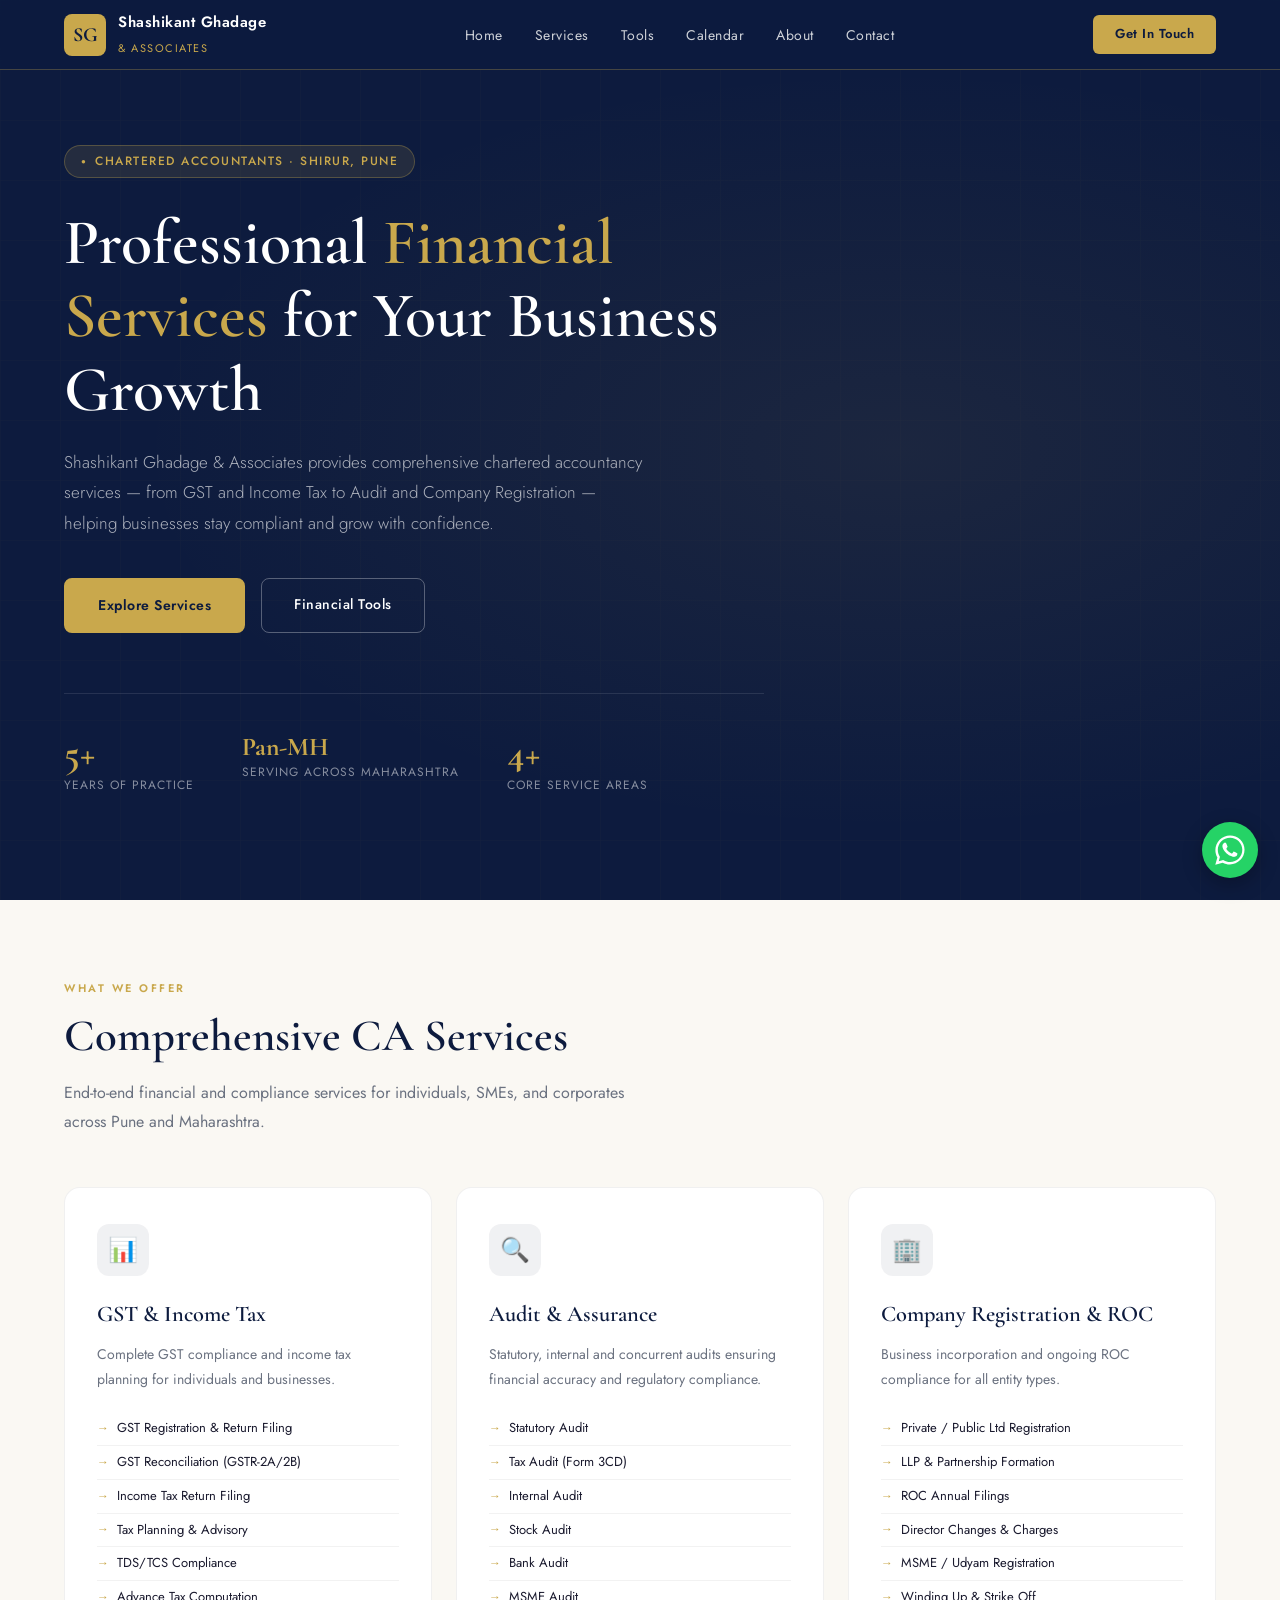
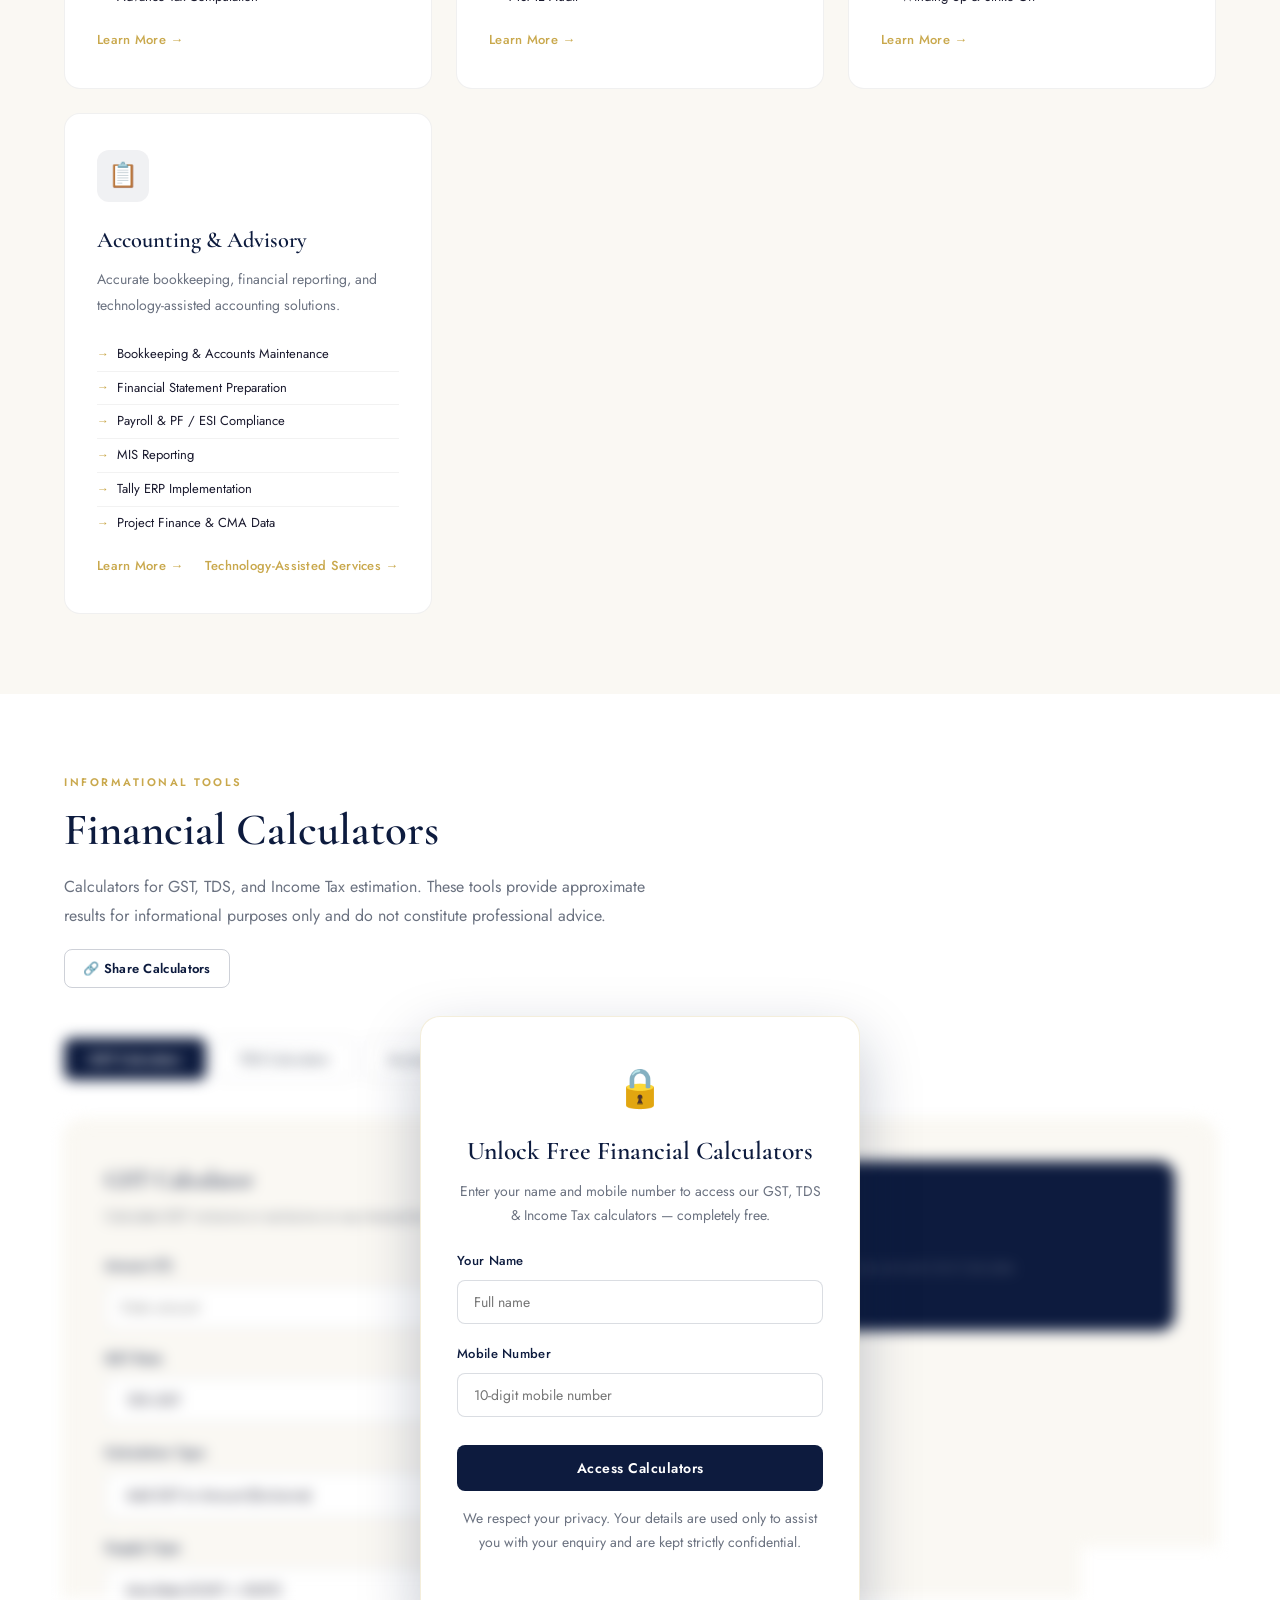
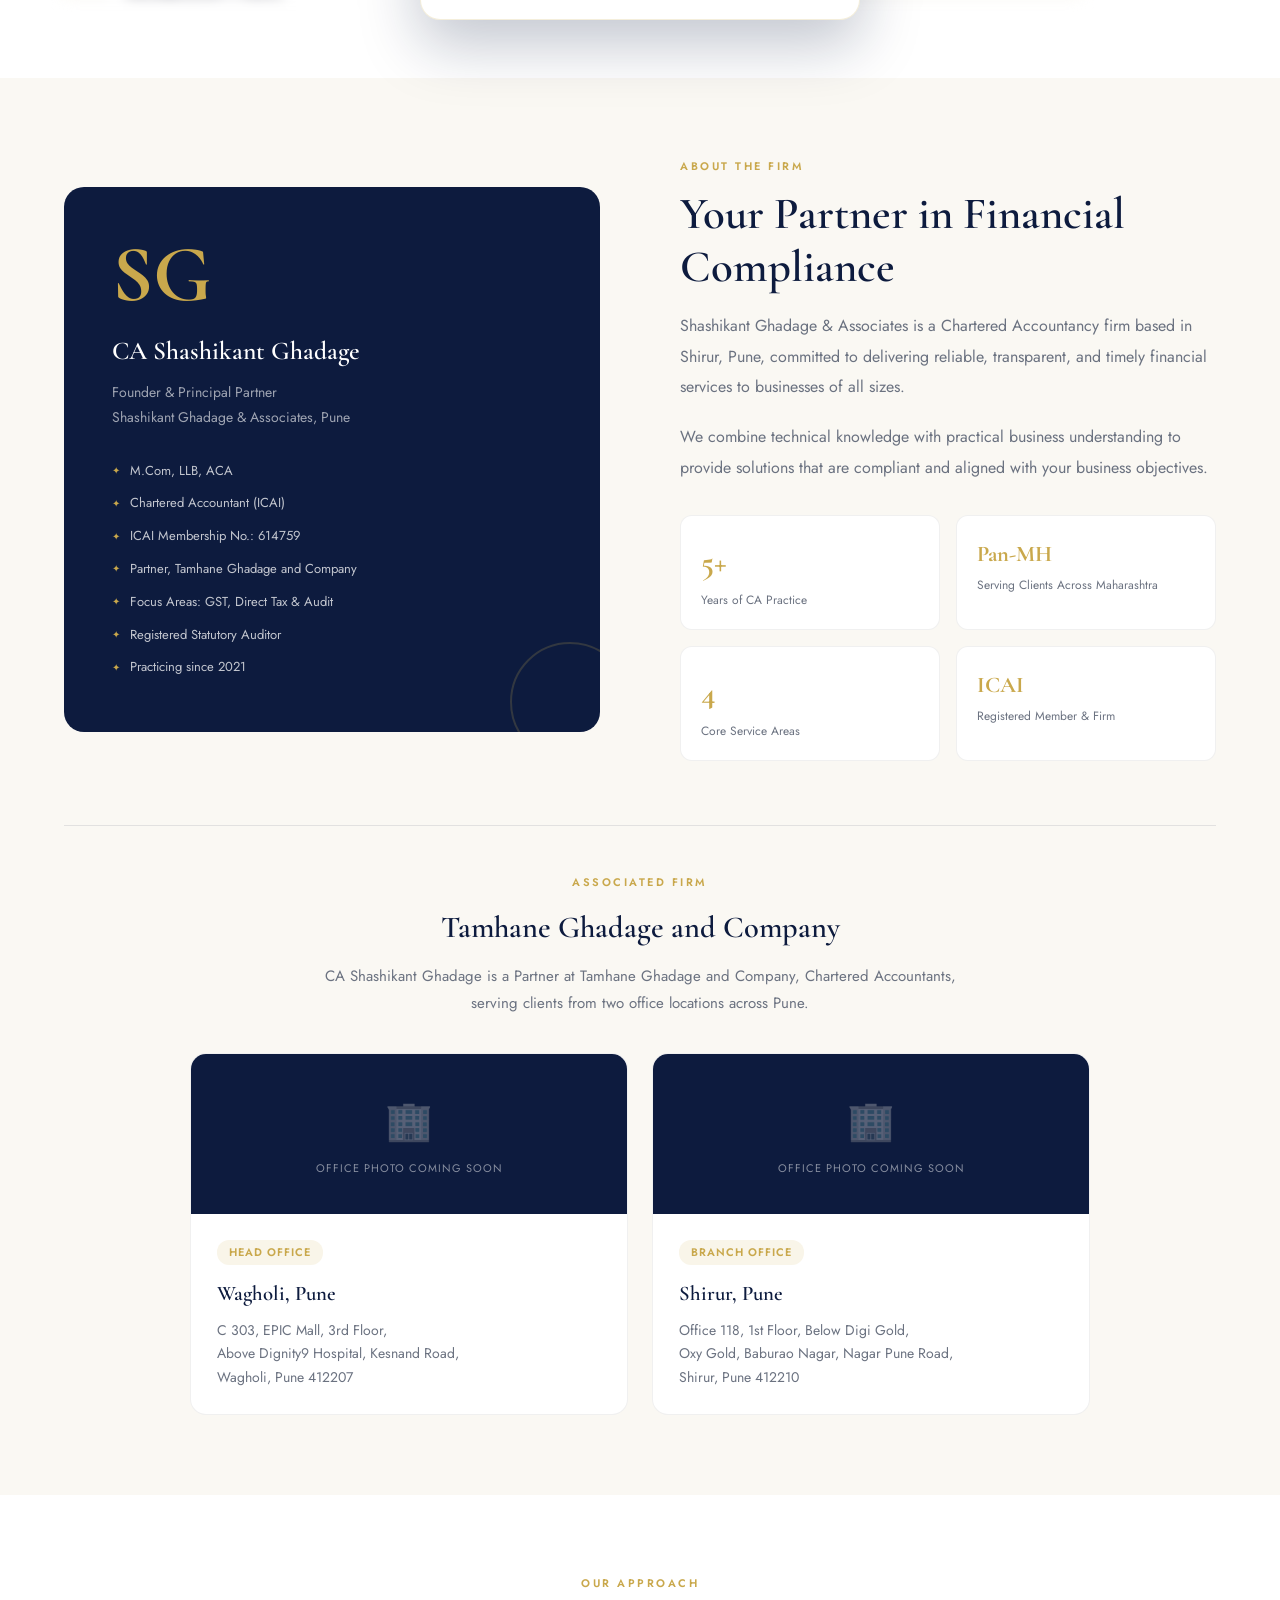
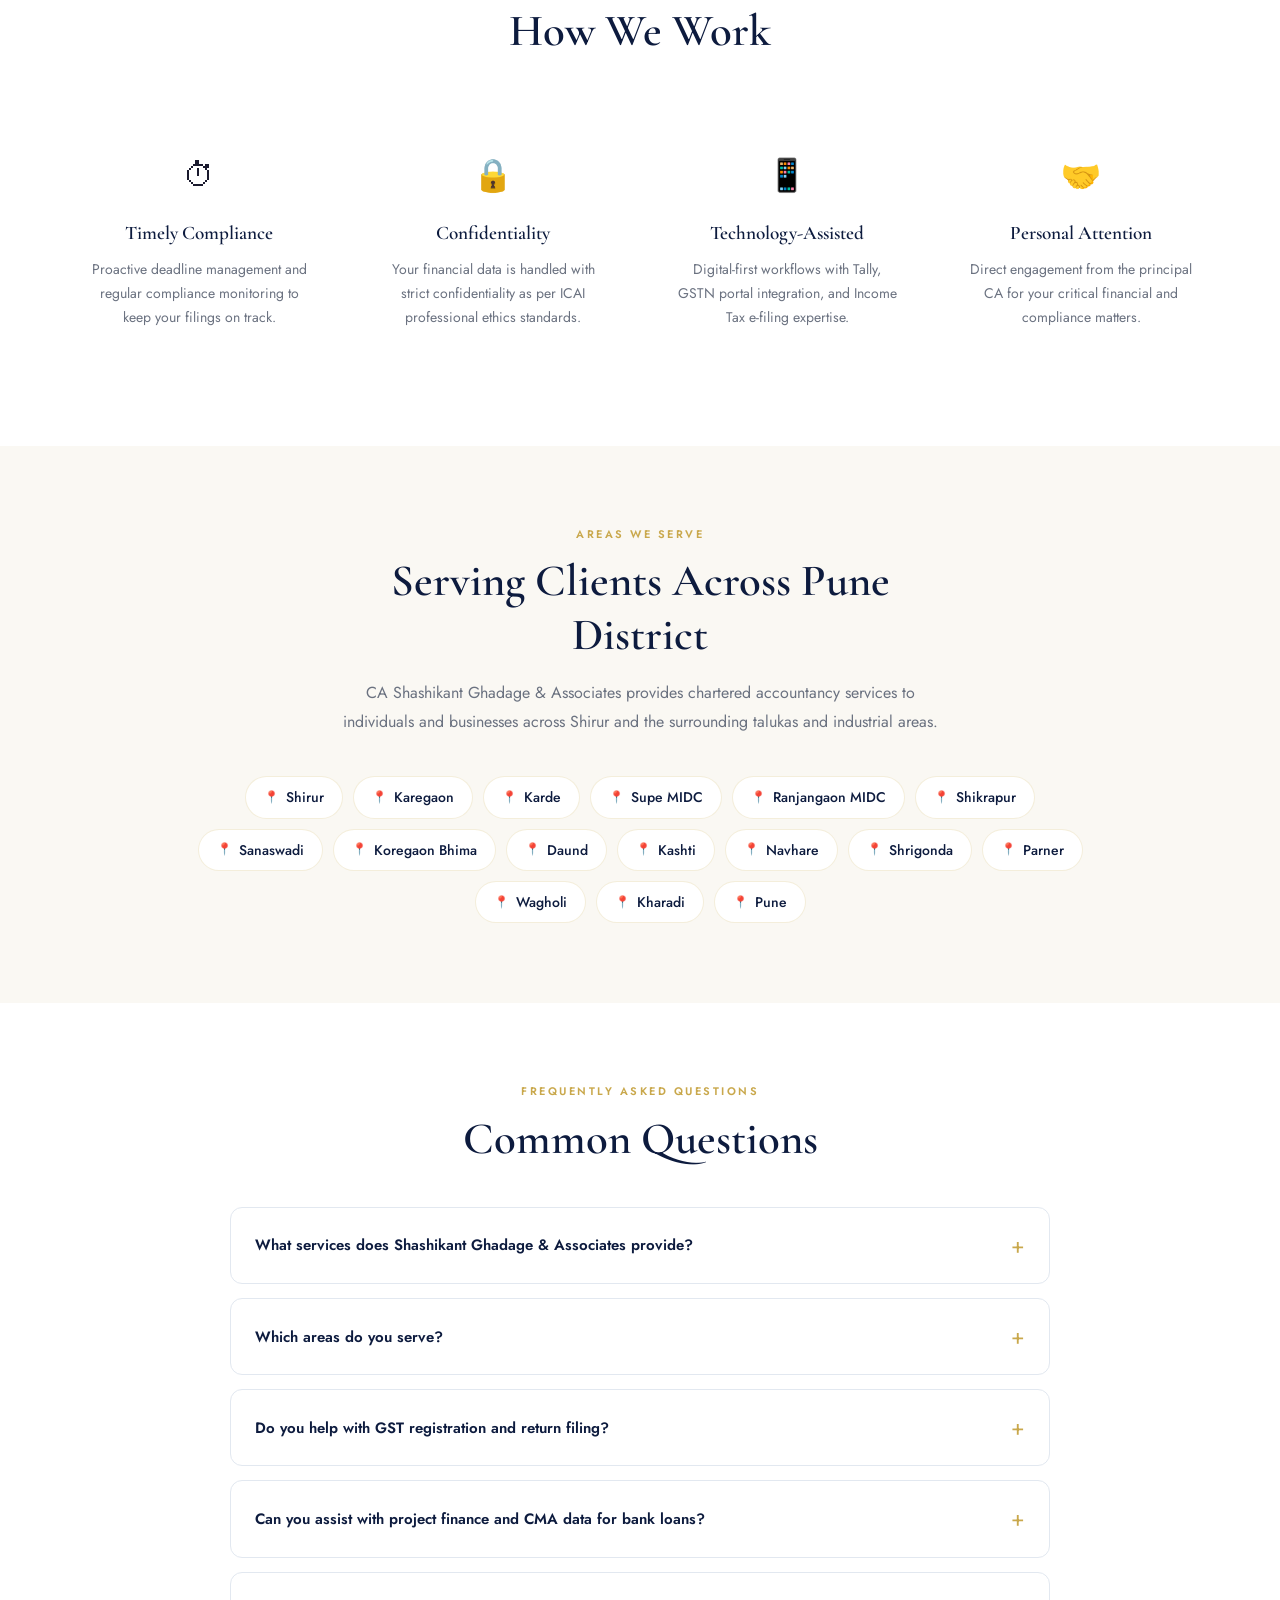
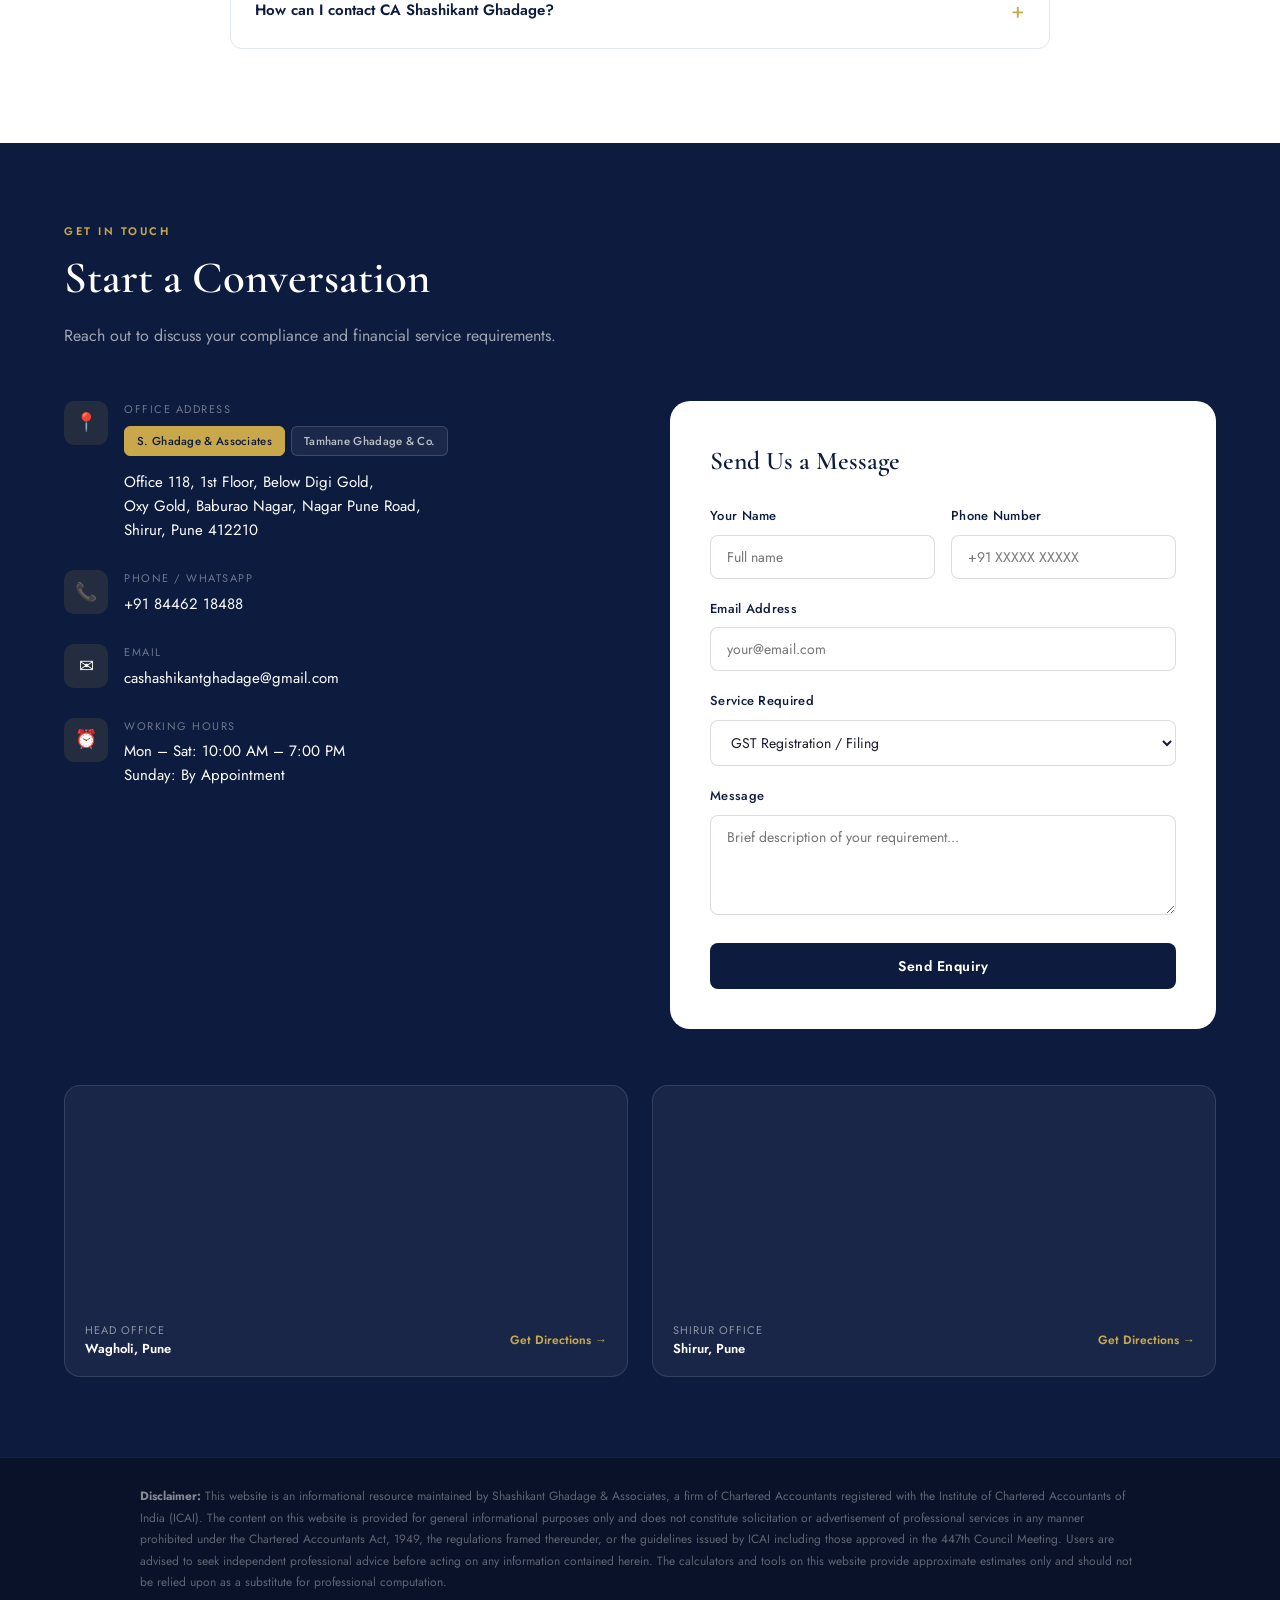
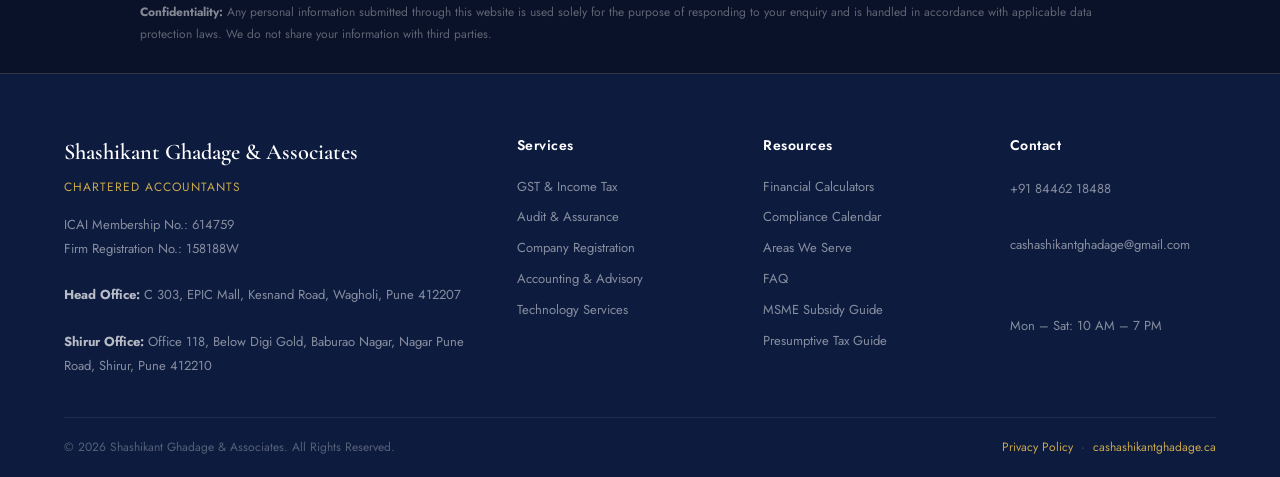
<file: index.html>
<!DOCTYPE html>
<html lang="en">
<head>
<meta charset="UTF-8">
<meta name="viewport" content="width=device-width, initial-scale=1.0">
<title>CA Shashikant Ghadage & Associates | Chartered Accountants in Shirur, Pune</title>
<meta name="description" content="Shashikant Ghadage & Associates — Chartered Accountants led by CA Shashikant Ghadage (M.Com, LLB, ACA). GST, Income Tax, Audit, Company Registration & project finance services in Shirur, Ranjangaon MIDC, Shikrapur, Daund, Parner, Wagholi and across Pune.">
<meta name="keywords" content="CA Shashikant Ghadage, CA in Shirur, Chartered Accountant Shirur, CA Ranjangaon MIDC, CA Supe MIDC, CA Shikrapur, CA Sanaswadi, CA Koregaon Bhima, CA Daund, CA Parner, CA Shrigonda, CA Kashti, CA Wagholi, CA Kharadi, GST consultant Shirur, Income Tax filing Pune, Tamhane Ghadage and Company">
<meta name="author" content="Shashikant Ghadage & Associates">
<meta property="og:title" content="CA Shashikant Ghadage & Associates | Chartered Accountants, Shirur & Pune">
<meta property="og:description" content="Professional CA services — GST, Income Tax, Audit, Company Registration & project finance — across Shirur, Pune and the Nagar–Pune corridor.">
<meta property="og:type" content="website">
<meta property="og:url" content="https://cashashikantghadage.ca">
<link rel="icon" type="image/svg+xml" href="favicon.svg">
<link rel="canonical" href="https://cashashikantghadage.ca">
<link rel="preconnect" href="https://fonts.googleapis.com">
<link href="https://fonts.googleapis.com/css2?family=Cormorant+Garamond:wght@400;500;600;700&family=Jost:wght@300;400;500;600&display=swap" rel="stylesheet">
<link rel="stylesheet" href="style.css">
<style>
  /* ── Hero ── */
  #home {
    min-height: 100vh; background: var(--navy);
    display: flex; align-items: center; padding: 100px 5% 60px;
    position: relative; overflow: hidden;
  }
  .hero-bg {
    position: absolute; inset: 0;
    background: radial-gradient(ellipse at 70% 50%, rgba(201,168,76,0.08) 0%, transparent 60%);
  }
  .hero-grid {
    position: absolute; inset: 0; opacity: 0.04;
    background-image: linear-gradient(rgba(201,168,76,0.5) 1px, transparent 1px),
      linear-gradient(90deg, rgba(201,168,76,0.5) 1px, transparent 1px);
    background-size: 60px 60px;
  }
  .hero-content { max-width: 700px; position: relative; }
  .hero-badge {
    display: inline-flex; align-items: center; gap: 8px;
    background: rgba(201,168,76,0.12); border: 1px solid rgba(201,168,76,0.3);
    color: var(--gold); padding: 6px 16px; border-radius: 20px;
    font-size: 12px; font-weight: 500; letter-spacing: 1.5px; text-transform: uppercase;
    margin-bottom: 28px;
  }
  .hero-badge::before { content: '\25CF'; font-size: 8px; }
  #home h1 {
    font-family: 'Cormorant Garamond', serif;
    font-size: clamp(2.8rem, 5vw, 4.2rem);
    font-weight: 600; color: var(--white); line-height: 1.15;
    margin-bottom: 20px;
  }
  #home h1 em { color: var(--gold); font-style: normal; }
  .hero-sub {
    font-size: 17px; color: rgba(255,255,255,0.65); line-height: 1.8;
    margin-bottom: 40px; font-weight: 300; max-width: 580px;
  }
  .hero-btns { display: flex; gap: 16px; flex-wrap: wrap; }
  .hero-btns .btn-outline { color: var(--white); border-color: rgba(255,255,255,0.3); }
  .hero-btns .btn-outline:hover { border-color: var(--gold); color: var(--gold); }
  .hero-stats {
    display: flex; gap: 48px; margin-top: 60px;
    padding-top: 40px; border-top: 1px solid rgba(255,255,255,0.1);
  }
  .stat-num {
    font-family: 'Cormorant Garamond', serif;
    font-size: 2.4rem; font-weight: 700; color: var(--gold); line-height: 1;
  }
  .stat-lbl { font-size: 12px; color: rgba(255,255,255,0.5); margin-top: 4px; letter-spacing: 1px; text-transform: uppercase; }

  /* ── Services ── */
  #services { background: var(--cream); }
  .services-grid { display: grid; grid-template-columns: repeat(auto-fit, minmax(280px, 1fr)); gap: 24px; }
  .service-card {
    background: var(--white); border-radius: 16px; padding: 36px 32px;
    border: 1px solid rgba(0,0,0,0.06); transition: all 0.3s;
    position: relative; overflow: hidden;
  }
  .service-card::before {
    content: ''; position: absolute; top: 0; left: 0; right: 0;
    height: 3px; background: var(--gold); transform: scaleX(0); transition: transform 0.3s;
  }
  .service-card:hover { transform: translateY(-4px); box-shadow: 0 20px 40px rgba(13,27,62,0.1); }
  .service-card:hover::before { transform: scaleX(1); }
  .svc-icon {
    width: 52px; height: 52px; background: rgba(13,27,62,0.06);
    border-radius: 12px; display: flex; align-items: center; justify-content: center;
    font-size: 24px; margin-bottom: 20px;
  }
  .service-card h3 {
    font-family: 'Cormorant Garamond', serif; font-size: 1.4rem;
    font-weight: 600; color: var(--navy); margin-bottom: 10px;
  }
  .service-card p { font-size: 14px; color: var(--muted); line-height: 1.8; margin-bottom: 20px; }
  .svc-list { list-style: none; }
  .svc-list li {
    font-size: 13px; color: var(--text); padding: 6px 0;
    border-bottom: 1px solid rgba(0,0,0,0.05); display: flex; align-items: center; gap: 8px;
  }
  .svc-list li::before { content: '\2192'; color: var(--gold); font-size: 12px; }
  .svc-list li:last-child { border-bottom: none; }
  .service-card .svc-link {
    display: inline-block; margin-top: 16px; font-size: 13px;
    color: var(--gold); text-decoration: none; font-weight: 500;
    letter-spacing: 0.3px; transition: color 0.2s;
  }
  .service-card .svc-link:hover { color: var(--navy); }

  /* ── Tools ── */
  #tools { background: var(--white); }
  .tools-tabs { display: flex; gap: 8px; margin-bottom: 40px; flex-wrap: wrap; }
  .tool-tab {
    padding: 10px 24px; border-radius: 8px; font-size: 14px; font-weight: 500;
    cursor: pointer; border: 1.5px solid rgba(13,27,62,0.15);
    background: transparent; color: var(--muted); transition: all 0.2s; font-family: 'Jost', sans-serif;
  }
  .tool-tab.active { background: var(--navy); color: var(--white); border-color: var(--navy); }
  .tool-tab:hover:not(.active) { border-color: var(--navy); color: var(--navy); }
  .tool-panel { display: none; }
  .tool-panel.active { display: block; }
  .tool-card {
    background: var(--cream); border-radius: 20px; padding: 40px;
    border: 1px solid var(--border);
  }
  .tool-grid { display: grid; grid-template-columns: 1fr 1fr; gap: 40px; align-items: start; }
  .tool-inputs h3 { font-family: 'Cormorant Garamond', serif; font-size: 1.5rem; font-weight: 600; color: var(--navy); margin-bottom: 6px; }
  .tool-inputs p { font-size: 14px; color: var(--muted); margin-bottom: 28px; }

  /* ── Tools lead gate ── */
  #toolsWrap { position: relative; }
  .tools-gate { display: none; }
  #toolsWrap.locked .tools-inner { filter: blur(7px); pointer-events: none; user-select: none; max-height: 560px; overflow: hidden; }
  #toolsWrap.locked .tools-gate {
    display: flex; position: absolute; inset: 0; z-index: 5;
    align-items: center; justify-content: center; padding: 20px;
  }
  .gate-card {
    background: var(--white); border-radius: 20px; padding: 40px 36px;
    max-width: 440px; width: 100%; text-align: center;
    box-shadow: 0 24px 60px rgba(13,27,62,0.25); border: 1px solid var(--border);
  }
  .gate-card .gate-icon { font-size: 2.4rem; margin-bottom: 12px; }
  .gate-card h3 { font-family: 'Cormorant Garamond', serif; font-size: 1.6rem; font-weight: 600; color: var(--navy); margin-bottom: 8px; }
  .gate-card > p { font-size: 14px; color: var(--muted); line-height: 1.7; margin-bottom: 24px; }
  .gate-card .form-group { text-align: left; }
  .gate-card .calc-btn { margin-top: 8px; }
  .gate-note { font-size: 11px; color: var(--muted); margin-top: 16px; line-height: 1.6; }

  /* ── About ── */
  #about { background: var(--cream); }
  .about-grid { display: grid; grid-template-columns: 1fr 1fr; gap: 80px; align-items: center; }
  .about-visual {
    background: var(--navy); border-radius: 20px; padding: 48px;
    position: relative; overflow: hidden;
  }
  .about-visual::after {
    content: ''; position: absolute; bottom: -30px; right: -30px;
    width: 120px; height: 120px; border: 2px solid rgba(201,168,76,0.2); border-radius: 50%;
  }
  .about-initials {
    font-family: 'Cormorant Garamond', serif;
    font-size: 5rem; font-weight: 700; color: var(--gold); line-height: 1; margin-bottom: 16px;
  }
  .about-visual h3 { color: var(--white); font-family: 'Cormorant Garamond', serif; font-size: 1.6rem; font-weight: 600; margin-bottom: 8px; }
  .about-visual p { color: rgba(255,255,255,0.6); font-size: 14px; line-height: 1.8; }
  .qual-list { list-style: none; margin-top: 24px; }
  .qual-list li { color: rgba(255,255,255,0.75); font-size: 13px; padding: 6px 0; display: flex; align-items: center; gap: 10px; }
  .qual-list li::before { content: '\2726'; color: var(--gold); font-size: 10px; }
  .about-content p { font-size: 16px; color: var(--muted); line-height: 1.9; margin-bottom: 20px; }
  .about-points { display: grid; grid-template-columns: 1fr 1fr; gap: 16px; margin-top: 32px; }
  .about-point {
    background: var(--white); border-radius: 12px; padding: 20px;
    border: 1px solid rgba(0,0,0,0.06);
  }
  .about-point .num { font-family: 'Cormorant Garamond', serif; font-size: 2rem; font-weight: 700; color: var(--gold); }
  .about-point .desc { font-size: 12px; color: var(--muted); margin-top: 4px; line-height: 1.5; }

  /* ── Associated Firm ── */
  .assoc-firm { margin-top: 64px; padding-top: 48px; border-top: 1px solid rgba(13,27,62,0.1); }
  .assoc-header { text-align: center; max-width: 640px; margin: 0 auto 36px; }
  .assoc-header h3 { font-family: 'Cormorant Garamond', serif; font-size: 1.9rem; font-weight: 600; color: var(--navy); margin-bottom: 10px; }
  .assoc-header p { font-size: 15px; color: var(--muted); line-height: 1.8; }
  .office-grid { display: grid; grid-template-columns: 1fr 1fr; gap: 24px; max-width: 900px; margin: 0 auto; }
  .office-card { background: var(--white); border-radius: 16px; overflow: hidden; border: 1px solid rgba(0,0,0,0.06); transition: all 0.3s; }
  .office-card:hover { transform: translateY(-4px); box-shadow: 0 20px 40px rgba(13,27,62,0.1); }
  .office-photo { height: 160px; background: var(--navy); display: flex; flex-direction: column; align-items: center; justify-content: center; gap: 8px; color: rgba(255,255,255,0.5); }
  .office-photo span { font-size: 2.4rem; opacity: 0.7; }
  .office-photo small { font-size: 11px; letter-spacing: 1px; text-transform: uppercase; }
  .office-body { padding: 24px 26px; }
  .office-badge { display: inline-block; background: rgba(201,168,76,0.12); color: var(--gold); font-size: 11px; font-weight: 600; letter-spacing: 1px; text-transform: uppercase; padding: 4px 12px; border-radius: 12px; margin-bottom: 12px; }
  .office-body h4 { font-family: 'Cormorant Garamond', serif; font-size: 1.3rem; font-weight: 600; color: var(--navy); margin-bottom: 8px; }
  .office-body p { font-size: 14px; color: var(--muted); line-height: 1.7; }
  @media (max-width: 768px) { .office-grid { grid-template-columns: 1fr; } }

  /* ── Why Us ── */
  #why { background: var(--white); }
  .why-grid { display: grid; grid-template-columns: repeat(auto-fit, minmax(220px, 1fr)); gap: 24px; }
  .why-card { text-align: center; padding: 36px 24px; }
  .why-icon { font-size: 2rem; margin-bottom: 16px; }
  .why-card h4 { font-family: 'Cormorant Garamond', serif; font-size: 1.2rem; font-weight: 600; color: var(--navy); margin-bottom: 10px; }
  .why-card p { font-size: 14px; color: var(--muted); line-height: 1.7; }

  /* ── Contact ── */
  #contact { background: var(--navy); color: var(--white); }
  #contact .section-tag { color: var(--gold); }
  #contact h2 { color: var(--white); }
  #contact .section-sub { color: rgba(255,255,255,0.6); }
  .contact-grid { display: grid; grid-template-columns: 1fr 1fr; gap: 60px; }
  .contact-item { display: flex; gap: 16px; margin-bottom: 28px; }
  .c-icon {
    width: 44px; height: 44px; background: rgba(201,168,76,0.12);
    border-radius: 10px; display: flex; align-items: center; justify-content: center;
    font-size: 18px; flex-shrink: 0;
  }
  .c-label { font-size: 11px; color: rgba(255,255,255,0.4); letter-spacing: 1.5px; text-transform: uppercase; margin-bottom: 4px; }
  .c-val { font-size: 15px; color: var(--white); line-height: 1.6; }
  .c-val a { color: var(--white); text-decoration: none; }
  .c-val a:hover { color: var(--gold); }
  .addr-tabs { display: flex; gap: 6px; margin: 8px 0 14px; flex-wrap: wrap; }
  .addr-tab {
    background: rgba(255,255,255,0.06); border: 1px solid rgba(255,255,255,0.15);
    color: rgba(255,255,255,0.7); padding: 6px 12px; border-radius: 6px;
    font-size: 11.5px; font-weight: 500; cursor: pointer; font-family: 'Jost', sans-serif;
    letter-spacing: 0.3px; transition: all 0.2s;
  }
  .addr-tab.active { background: var(--gold); color: var(--navy); border-color: var(--gold); }
  .addr-tab:hover:not(.active) { border-color: var(--gold); color: var(--gold); }
  .addr-panel { display: none; }
  .addr-panel.active { display: block; }
  .addr-sub { font-size: 11px; color: var(--gold); letter-spacing: 1px; text-transform: uppercase; margin-bottom: 4px; font-weight: 600; }
  .contact-form-wrap { background: var(--white); border-radius: 20px; padding: 40px; }
  .contact-form-wrap h3 { font-family: 'Cormorant Garamond', serif; font-size: 1.6rem; font-weight: 600; color: var(--navy); margin-bottom: 24px; }
  .contact-form-wrap .submit-btn {
    width: 100%; padding: 13px; background: var(--navy); color: var(--white);
    border: none; border-radius: 8px; font-size: 14px; font-weight: 600;
    cursor: pointer; font-family: 'Jost', sans-serif; letter-spacing: 0.5px; transition: background 0.2s;
  }
  .contact-form-wrap .submit-btn:hover { background: var(--gold); color: var(--navy); }

  /* ── Mobile ── */
  @media (max-width: 768px) {
    .tool-grid, .about-grid, .contact-grid { grid-template-columns: 1fr; gap: 28px; }
    .hero-stats { gap: 28px; }
    .about-points { grid-template-columns: 1fr 1fr; }
    .tool-card { padding: 24px; }
  }

  /* ── Areas We Serve ── */
  #areas { background: var(--cream); }
  .areas-grid { display: flex; flex-wrap: wrap; gap: 10px; max-width: 920px; margin: 0 auto; justify-content: center; }
  .area-chip {
    background: var(--white); border: 1px solid var(--border); color: var(--navy);
    padding: 9px 18px; border-radius: 24px; font-size: 14px; font-weight: 500;
    display: inline-flex; align-items: center; gap: 7px;
  }
  .area-chip::before { content: '\1F4CD'; font-size: 12px; }

  /* ── FAQ ── */
  #faq { background: var(--white); }
  .faq-wrap { max-width: 820px; margin: 0 auto; }
  .faq-item { border: 1px solid var(--border-light); border-radius: 12px; margin-bottom: 14px; overflow: hidden; }
  .faq-item summary {
    list-style: none; cursor: pointer; padding: 20px 24px; font-size: 15px; font-weight: 600;
    color: var(--navy); display: flex; justify-content: space-between; align-items: center; gap: 16px;
  }
  .faq-item summary::-webkit-details-marker { display: none; }
  .faq-item summary::after { content: '+'; font-size: 22px; color: var(--gold); font-weight: 400; }
  .faq-item[open] summary::after { content: '\2212'; }
  .faq-item .faq-a { padding: 0 24px 20px; font-size: 14px; color: var(--muted); line-height: 1.8; }

  /* ── Office Maps ── */
  .office-maps { display: grid; grid-template-columns: 1fr 1fr; gap: 24px; margin-top: 56px; }
  .map-card { background: rgba(255,255,255,0.05); border: 1px solid rgba(255,255,255,0.12); border-radius: 16px; overflow: hidden; }
  .map-card iframe { width: 100%; height: 220px; border: 0; display: block; }
  .map-card .map-body { padding: 16px 20px; display: flex; justify-content: space-between; align-items: center; gap: 12px; flex-wrap: wrap; }
  .map-card .map-name { font-size: 13px; color: var(--white); font-weight: 600; }
  .map-card .map-sub { font-size: 11px; color: rgba(255,255,255,0.5); letter-spacing: 1px; text-transform: uppercase; }
  .map-dir { font-size: 12px; color: var(--gold); text-decoration: none; font-weight: 600; white-space: nowrap; }
  .map-dir:hover { color: var(--gold-light); }
  @media (max-width: 768px) { .office-maps { grid-template-columns: 1fr; } }
</style>
<script type="application/ld+json">
{"@context":"https://schema.org","@type":"AccountingService","name":"Shashikant Ghadage & Associates","alternateName":"CA Shashikant Ghadage","url":"https://cashashikantghadage.ca","telephone":"+91-84462-18488","email":"cashashikantghadage@gmail.com","priceRange":"INR","image":"https://cashashikantghadage.ca/favicon.svg","address":{"@type":"PostalAddress","streetAddress":"Office 118, 1st Floor, Below Digi Gold, Oxy Gold, Baburao Nagar, Nagar Pune Road","addressLocality":"Shirur","addressRegion":"Maharashtra","postalCode":"412210","addressCountry":"IN"},"geo":{"@type":"GeoCoordinates","latitude":18.8183237,"longitude":74.3665156},"hasMap":"https://maps.app.goo.gl/6Qwg5AGFnA8YUrzZ8","founder":{"@type":"Person","name":"CA Shashikant Ghadage","jobTitle":"Chartered Accountant","description":"M.Com, LLB, ACA — Chartered Accountant (ICAI), Partner at Tamhane Ghadage and Company"},"openingHours":"Mo-Sa 10:00-19:00","knowsAbout":["GST","Income Tax","Statutory Audit","Tax Audit","Company Registration","ROC Compliance","Project Finance","CMA Data","TDS"],"areaServed":["Shirur","Karegaon","Karde","Supe MIDC","Ranjangaon MIDC","Shikrapur","Sanaswadi","Koregaon Bhima","Daund","Kashti","Navhare","Shrigonda","Parner","Wagholi","Kharadi","Pune"]}
</script>
<script type="application/ld+json">
{"@context":"https://schema.org","@type":"FAQPage","mainEntity":[{"@type":"Question","name":"What services does Shashikant Ghadage & Associates provide?","acceptedAnswer":{"@type":"Answer","text":"We provide GST registration and return filing, Income Tax filing and planning, statutory and tax audits, company and LLP registration, ROC compliance, accounting, and project finance / CMA data services."}},{"@type":"Question","name":"Which areas do you serve?","acceptedAnswer":{"@type":"Answer","text":"We serve clients in Shirur, Ranjangaon MIDC, Supe MIDC, Shikrapur, Sanaswadi, Koregaon Bhima, Daund, Parner, Shrigonda, Kashti, Wagholi, Kharadi and across Pune."}},{"@type":"Question","name":"Do you help with GST registration and return filing?","acceptedAnswer":{"@type":"Answer","text":"Yes. We handle GST registration, monthly and quarterly returns, annual returns, GSTR-2B reconciliation and notice responses."}},{"@type":"Question","name":"Can you assist with project finance and CMA data for bank loans?","acceptedAnswer":{"@type":"Answer","text":"Yes. We prepare CMA data and project reports for term loans, working capital and MSME funding, and advise on Maharashtra PSI subsidy eligibility."}},{"@type":"Question","name":"How can I contact CA Shashikant Ghadage?","acceptedAnswer":{"@type":"Answer","text":"You can call or WhatsApp +91 84462 18488, email cashashikantghadage@gmail.com, or submit the enquiry form on this website."}}]}
</script>
</head>
<body>

<!-- NAVIGATION -->
<nav class="site-nav">
  <a class="logo" href="#home">
    <div class="logo-icon">SG</div>
    <div class="logo-text">
      <span>Shashikant Ghadage</span>
      <small>& Associates</small>
    </div>
  </a>
  <ul class="nav-links">
    <li><a href="#home">Home</a></li>
    <li><a href="#services">Services</a></li>
    <li><a href="#tools">Tools</a></li>
    <li><a href="compliance-calendar.html">Calendar</a></li>
    <li><a href="#about">About</a></li>
    <li><a href="#contact">Contact</a></li>
  </ul>
  <a class="nav-cta" href="#contact">Get In Touch</a>
  <button class="hamburger" onclick="toggleMenu()" aria-label="Toggle navigation">
    <span></span><span></span><span></span>
  </button>
</nav>

<!-- HERO -->
<section id="home">
  <div class="hero-bg"></div>
  <div class="hero-grid"></div>
  <div class="hero-content">
    <div class="hero-badge">Chartered Accountants &middot; Shirur, Pune</div>
    <h1>Professional <em>Financial Services</em> for Your Business Growth</h1>
    <p class="hero-sub">Shashikant Ghadage & Associates provides comprehensive chartered accountancy services — from GST and Income Tax to Audit and Company Registration — helping businesses stay compliant and grow with confidence.</p>
    <div class="hero-btns">
      <a href="#services" class="btn-primary">Explore Services</a>
      <a href="#tools" class="btn-outline">Financial Tools</a>
    </div>
    <div class="hero-stats">
      <div>
        <div class="stat-num" data-count="5">0</div>
        <div class="stat-lbl">Years of Practice</div>
      </div>
      <div>
        <div class="stat-num" style="font-size:1.6rem; line-height:1;">Pan-MH</div>
        <div class="stat-lbl">Serving Across Maharashtra</div>
      </div>
      <div>
        <div class="stat-num" data-count="4">0</div>
        <div class="stat-lbl">Core Service Areas</div>
      </div>
    </div>
  </div>
</section>

<!-- SERVICES -->
<section id="services">
  <div class="section-header fade-up">
    <div class="section-tag">What We Offer</div>
    <h2>Comprehensive CA Services</h2>
    <p class="section-sub">End-to-end financial and compliance services for individuals, SMEs, and corporates across Pune and Maharashtra.</p>
  </div>
  <div class="services-grid">
    <div class="service-card fade-up">
      <div class="svc-icon">&#128202;</div>
      <h3>GST & Income Tax</h3>
      <p>Complete GST compliance and income tax planning for individuals and businesses.</p>
      <ul class="svc-list">
        <li>GST Registration & Return Filing</li>
        <li>GST Reconciliation (GSTR-2A/2B)</li>
        <li>Income Tax Return Filing</li>
        <li>Tax Planning & Advisory</li>
        <li>TDS/TCS Compliance</li>
        <li>Advance Tax Computation</li>
      </ul>
      <a href="gst-income-tax.html" class="svc-link">Learn More &rarr;</a>
    </div>
    <div class="service-card fade-up">
      <div class="svc-icon">&#128269;</div>
      <h3>Audit & Assurance</h3>
      <p>Statutory, internal and concurrent audits ensuring financial accuracy and regulatory compliance.</p>
      <ul class="svc-list">
        <li>Statutory Audit</li>
        <li>Tax Audit (Form 3CD)</li>
        <li>Internal Audit</li>
        <li>Stock Audit</li>
        <li>Bank Audit</li>
        <li>MSME Audit</li>
      </ul>
      <a href="audit-assurance.html" class="svc-link">Learn More &rarr;</a>
    </div>
    <div class="service-card fade-up">
      <div class="svc-icon">&#127970;</div>
      <h3>Company Registration & ROC</h3>
      <p>Business incorporation and ongoing ROC compliance for all entity types.</p>
      <ul class="svc-list">
        <li>Private / Public Ltd Registration</li>
        <li>LLP & Partnership Formation</li>
        <li>ROC Annual Filings</li>
        <li>Director Changes & Charges</li>
        <li>MSME / Udyam Registration</li>
        <li>Winding Up & Strike Off</li>
      </ul>
      <a href="company-registration.html" class="svc-link">Learn More &rarr;</a>
    </div>
    <div class="service-card fade-up">
      <div class="svc-icon">&#128203;</div>
      <h3>Accounting & Advisory</h3>
      <p>Accurate bookkeeping, financial reporting, and technology-assisted accounting solutions.</p>
      <ul class="svc-list">
        <li>Bookkeeping & Accounts Maintenance</li>
        <li>Financial Statement Preparation</li>
        <li>Payroll & PF / ESI Compliance</li>
        <li>MIS Reporting</li>
        <li>Tally ERP Implementation</li>
        <li>Project Finance & CMA Data</li>
      </ul>
      <a href="accounting-advisory.html" class="svc-link">Learn More &rarr;</a>
      <a href="automation-services.html" class="svc-link" style="margin-left:16px;">Technology-Assisted Services &rarr;</a>
    </div>
  </div>
</section>

<!-- FINANCIAL TOOLS -->
<section id="tools">
  <div class="section-header fade-up">
    <div class="section-tag">Informational Tools</div>
    <h2>Financial Calculators</h2>
    <p class="section-sub">Calculators for GST, TDS, and Income Tax estimation. These tools provide approximate results for informational purposes only and do not constitute professional advice.</p>
    <button class="share-btn" style="margin-top:18px;" onclick="sgaShare('https://cashashikantghadage.ca/#tools','Free Financial Calculators &mdash; SG &amp; Associates','Use these free GST, TDS &amp; Income Tax calculators by Shashikant Ghadage &amp; Associates:')">&#128279; Share Calculators</button>
  </div>
  <div id="toolsWrap" class="fade-up">
    <!-- Lead-capture gate (activates only when SGA_LEAD_URL is set) -->
    <div class="tools-gate" id="toolsGate">
      <div class="gate-card">
        <div class="gate-icon">&#128274;</div>
        <h3>Unlock Free Financial Calculators</h3>
        <p>Enter your name and mobile number to access our GST, TDS &amp; Income Tax calculators &mdash; completely free.</p>
        <div class="form-group">
          <label>Your Name</label>
          <input type="text" id="gate-name" placeholder="Full name">
        </div>
        <div class="form-group">
          <label>Mobile Number</label>
          <input type="tel" id="gate-mobile" placeholder="10-digit mobile number" maxlength="10">
        </div>
        <input type="text" id="hp-gate" class="hp-field" tabindex="-1" autocomplete="off" aria-hidden="true">
        <button class="calc-btn" onclick="unlockTools()">Access Calculators</button>
        <p class="gate-note">We respect your privacy. Your details are used only to assist you with your enquiry and are kept strictly confidential.</p>
      </div>
    </div>
    <div class="tools-inner">
  <div class="tools-tabs">
    <button class="tool-tab active" onclick="switchTab('gst', this)">GST Calculator</button>
    <button class="tool-tab" onclick="switchTab('tds', this)">TDS Calculator</button>
    <button class="tool-tab" onclick="switchTab('tax', this)">Income Tax Estimator</button>
  </div>

  <!-- GST CALCULATOR -->
  <div id="gst" class="tool-panel active fade-up">
    <div class="tool-card">
      <div class="tool-grid">
        <div class="tool-inputs">
          <h3>GST Calculator</h3>
          <p>Calculate GST inclusive or exclusive on any transaction</p>
          <div class="form-group">
            <label>Amount (&#8377;)</label>
            <input type="number" id="gst-amount" placeholder="Enter amount">
          </div>
          <div class="form-group">
            <label>GST Rate</label>
            <select id="gst-rate">
              <option value="5">5% GST</option>
              <option value="12" selected>12% GST</option>
              <option value="18">18% GST</option>
              <option value="28">28% GST</option>
              <option value="0">0% GST (Exempt)</option>
            </select>
          </div>
          <div class="form-group">
            <label>Calculation Type</label>
            <select id="gst-type">
              <option value="exclusive">Add GST to Amount (Exclusive)</option>
              <option value="inclusive">Extract GST from Amount (Inclusive)</option>
            </select>
          </div>
          <div class="form-group">
            <label>Supply Type</label>
            <select id="gst-supply">
              <option value="intra">Intra-State (CGST + SGST)</option>
              <option value="inter">Inter-State (IGST)</option>
            </select>
          </div>
          <button class="calc-btn" onclick="calcGST()">Calculate GST</button>
        </div>
        <div class="tool-result" id="gst-result">
          <div class="result-title">GST Breakdown</div>
          <div class="result-placeholder">Enter amount and click Calculate</div>
        </div>
      </div>
    </div>
  </div>

  <!-- TDS CALCULATOR -->
  <div id="tds" class="tool-panel fade-up">
    <div class="tool-card">
      <div class="tool-grid">
        <div class="tool-inputs">
          <h3>TDS Calculator</h3>
          <p>Compute TDS deduction as per Income Tax Act sections</p>
          <div class="form-group">
            <label>Payment Nature (Section)</label>
            <select id="tds-section">
              <option value="194C_i">Contractor - Individual/HUF (Sec 194C) - 1%</option>
              <option value="194C_o">Contractor - Others (Sec 194C) - 2%</option>
              <option value="194J_p">Professional Fees (Sec 194J) - 10%</option>
              <option value="194J_t">Technical Services (Sec 194J) - 2%</option>
              <option value="194I_l">Rent - Land/Building (Sec 194I) - 10%</option>
              <option value="194I_p">Rent - Plant & Machinery (Sec 194I) - 2%</option>
              <option value="194A">Interest - Bank (Sec 194A) - 10%</option>
              <option value="194H">Commission/Brokerage (Sec 194H) - 5%</option>
              <option value="194B">Lottery/Games (Sec 194B) - 30%</option>
              <option value="192">Salary (Sec 192) - Slab Rate</option>
            </select>
          </div>
          <div class="form-group">
            <label>Payment Amount (&#8377;)</label>
            <input type="number" id="tds-amount" placeholder="Enter payment amount">
          </div>
          <div class="form-group">
            <label>Deductee Type</label>
            <select id="tds-deductee">
              <option value="resident">Resident (with PAN)</option>
              <option value="no-pan">Resident (without PAN) — 20% or normal, whichever higher</option>
            </select>
          </div>
          <button class="calc-btn" onclick="calcTDS()">Calculate TDS</button>
        </div>
        <div class="tool-result" id="tds-result">
          <div class="result-title">TDS Computation</div>
          <div class="result-placeholder">Select section and enter amount</div>
        </div>
      </div>
    </div>
  </div>

  <!-- INCOME TAX ESTIMATOR -->
  <div id="tax" class="tool-panel fade-up">
    <div class="tool-card">
      <div class="tool-grid">
        <div class="tool-inputs">
          <h3>Income Tax Estimator</h3>
          <p>Estimate tax liability for FY 2025-26 (AY 2026-27)</p>
          <div class="form-group">
            <label>Gross Annual Income (&#8377;)</label>
            <input type="number" id="tax-income" placeholder="e.g. 1200000">
          </div>
          <div class="form-group">
            <label>Regime</label>
            <select id="tax-regime">
              <option value="new">New Regime (Default)</option>
              <option value="old">Old Regime</option>
            </select>
          </div>
          <div class="form-group" id="deduction-group">
            <label>Total Deductions under Old Regime (&#8377;) <small style="color:var(--muted);font-size:11px;">(80C, 80D, HRA, etc.)</small></label>
            <input type="number" id="tax-deductions" placeholder="e.g. 150000">
          </div>
          <div class="form-group">
            <label>Age Group</label>
            <select id="tax-age">
              <option value="below60">Below 60 Years</option>
              <option value="60to80">Senior Citizen (60-80 Years)</option>
              <option value="above80">Super Senior (80+ Years)</option>
            </select>
          </div>
          <button class="calc-btn" onclick="calcTax()">Estimate Tax</button>
        </div>
        <div class="tool-result" id="tax-result">
          <div class="result-title">Tax Estimation</div>
          <div class="result-placeholder">Enter income details and click Estimate</div>
        </div>
      </div>
    </div>
  </div>
    </div><!-- /.tools-inner -->
  </div><!-- /#toolsWrap -->
</section>

<!-- ABOUT -->
<section id="about">
  <div class="about-grid">
    <div class="about-visual fade-up">
      <div class="about-initials">SG</div>
      <h3>CA Shashikant Ghadage</h3>
      <p>Founder & Principal Partner<br>Shashikant Ghadage & Associates, Pune</p>
      <ul class="qual-list">
        <li>M.Com, LLB, ACA</li>
        <li>Chartered Accountant (ICAI)</li>
        <li>ICAI Membership No.: 614759</li>
        <li>Partner, Tamhane Ghadage and Company</li>
        <li>Focus Areas: GST, Direct Tax & Audit</li>
        <li>Registered Statutory Auditor</li>
        <li>Practicing since 2021</li>
      </ul>
    </div>
    <div class="about-content fade-up">
      <div class="section-tag">About the Firm</div>
      <h2>Your Partner in Financial Compliance</h2>
      <p>Shashikant Ghadage & Associates is a Chartered Accountancy firm based in Shirur, Pune, committed to delivering reliable, transparent, and timely financial services to businesses of all sizes.</p>
      <p>We combine technical knowledge with practical business understanding to provide solutions that are compliant and aligned with your business objectives.</p>
      <div class="about-points">
        <div class="about-point">
          <div class="num">5+</div>
          <div class="desc">Years of CA Practice</div>
        </div>
        <div class="about-point">
          <div class="num" style="font-size:1.4rem;">Pan-MH</div>
          <div class="desc">Serving Clients Across Maharashtra</div>
        </div>
        <div class="about-point">
          <div class="num">4</div>
          <div class="desc">Core Service Areas</div>
        </div>
        <div class="about-point">
          <div class="num" style="font-size:1.4rem;">ICAI</div>
          <div class="desc">Registered Member & Firm</div>
        </div>
      </div>
    </div>
  </div>

  <!-- ASSOCIATED FIRM -->
  <div class="assoc-firm fade-up">
    <div class="assoc-header">
      <div class="section-tag">Associated Firm</div>
      <h3>Tamhane Ghadage and Company</h3>
      <p>CA Shashikant Ghadage is a Partner at Tamhane Ghadage and Company, Chartered Accountants, serving clients from two office locations across Pune.</p>
    </div>
    <div class="office-grid">
      <div class="office-card">
        <div class="office-photo"><span>&#127970;</span><small>Office photo coming soon</small></div>
        <div class="office-body">
          <span class="office-badge">Head Office</span>
          <h4>Wagholi, Pune</h4>
          <p>C 303, EPIC Mall, 3rd Floor,<br>Above Dignity9 Hospital, Kesnand Road,<br>Wagholi, Pune 412207</p>
        </div>
      </div>
      <div class="office-card">
        <div class="office-photo"><span>&#127970;</span><small>Office photo coming soon</small></div>
        <div class="office-body">
          <span class="office-badge">Branch Office</span>
          <h4>Shirur, Pune</h4>
          <p>Office 118, 1st Floor, Below Digi Gold,<br>Oxy Gold, Baburao Nagar, Nagar Pune Road,<br>Shirur, Pune 412210</p>
        </div>
      </div>
    </div>
  </div>
</section>

<!-- WHY US -->
<section id="why">
  <div class="section-header fade-up" style="text-align:center; max-width: 600px; margin: 0 auto 56px;">
    <div class="section-tag">Our Approach</div>
    <h2>How We Work</h2>
  </div>
  <div class="why-grid">
    <div class="why-card fade-up">
      <div class="why-icon">&#9201;</div>
      <h4>Timely Compliance</h4>
      <p>Proactive deadline management and regular compliance monitoring to keep your filings on track.</p>
    </div>
    <div class="why-card fade-up">
      <div class="why-icon">&#128274;</div>
      <h4>Confidentiality</h4>
      <p>Your financial data is handled with strict confidentiality as per ICAI professional ethics standards.</p>
    </div>
    <div class="why-card fade-up">
      <div class="why-icon">&#128241;</div>
      <h4>Technology-Assisted</h4>
      <p>Digital-first workflows with Tally, GSTN portal integration, and Income Tax e-filing expertise.</p>
    </div>
    <div class="why-card fade-up">
      <div class="why-icon">&#129309;</div>
      <h4>Personal Attention</h4>
      <p>Direct engagement from the principal CA for your critical financial and compliance matters.</p>
    </div>
  </div>
</section>

<!-- AREAS WE SERVE -->
<section id="areas">
  <div class="section-header fade-up" style="text-align:center; max-width:640px; margin:0 auto 40px;">
    <div class="section-tag">Areas We Serve</div>
    <h2>Serving Clients Across Pune District</h2>
    <p class="section-sub" style="margin:8px auto 0;">CA Shashikant Ghadage &amp; Associates provides chartered accountancy services to individuals and businesses across Shirur and the surrounding talukas and industrial areas.</p>
  </div>
  <div class="areas-grid fade-up">
    <span class="area-chip">Shirur</span>
    <span class="area-chip">Karegaon</span>
    <span class="area-chip">Karde</span>
    <span class="area-chip">Supe MIDC</span>
    <span class="area-chip">Ranjangaon MIDC</span>
    <span class="area-chip">Shikrapur</span>
    <span class="area-chip">Sanaswadi</span>
    <span class="area-chip">Koregaon Bhima</span>
    <span class="area-chip">Daund</span>
    <span class="area-chip">Kashti</span>
    <span class="area-chip">Navhare</span>
    <span class="area-chip">Shrigonda</span>
    <span class="area-chip">Parner</span>
    <span class="area-chip">Wagholi</span>
    <span class="area-chip">Kharadi</span>
    <span class="area-chip">Pune</span>
  </div>
</section>

<!-- FAQ -->
<section id="faq">
  <div class="section-header fade-up" style="text-align:center; max-width:600px; margin:0 auto 40px;">
    <div class="section-tag">Frequently Asked Questions</div>
    <h2>Common Questions</h2>
  </div>
  <div class="faq-wrap fade-up">
    <details class="faq-item">
      <summary>What services does Shashikant Ghadage &amp; Associates provide?</summary>
      <div class="faq-a">We provide GST registration and return filing, Income Tax filing and planning, statutory and tax audits, company and LLP registration, ROC compliance, accounting, and project finance / CMA data services.</div>
    </details>
    <details class="faq-item">
      <summary>Which areas do you serve?</summary>
      <div class="faq-a">We serve clients in Shirur, Ranjangaon MIDC, Supe MIDC, Shikrapur, Sanaswadi, Koregaon Bhima, Daund, Parner, Shrigonda, Kashti, Wagholi, Kharadi and across Pune.</div>
    </details>
    <details class="faq-item">
      <summary>Do you help with GST registration and return filing?</summary>
      <div class="faq-a">Yes. We handle GST registration, monthly and quarterly returns, annual returns, GSTR-2B reconciliation and notice responses.</div>
    </details>
    <details class="faq-item">
      <summary>Can you assist with project finance and CMA data for bank loans?</summary>
      <div class="faq-a">Yes. We prepare CMA data and project reports for term loans, working capital and MSME funding, and advise on Maharashtra PSI subsidy eligibility.</div>
    </details>
    <details class="faq-item">
      <summary>How can I contact CA Shashikant Ghadage?</summary>
      <div class="faq-a">You can call or WhatsApp +91 84462 18488, email cashashikantghadage@gmail.com, or submit the enquiry form on this website.</div>
    </details>
  </div>
</section>

<!-- CONTACT -->
<section id="contact">
  <div class="section-header fade-up">
    <div class="section-tag">Get In Touch</div>
    <h2>Start a Conversation</h2>
    <p class="section-sub">Reach out to discuss your compliance and financial service requirements.</p>
  </div>
  <div class="contact-grid">
    <div class="contact-info fade-up">
      <div class="contact-item">
        <div class="c-icon">&#128205;</div>
        <div style="flex:1; min-width:0;">
          <div class="c-label">Office Address</div>
          <div class="addr-tabs">
            <button class="addr-tab active" onclick="addrTab('addr-sga', this)">S. Ghadage &amp; Associates</button>
            <button class="addr-tab" onclick="addrTab('addr-tgc', this)">Tamhane Ghadage &amp; Co.</button>
          </div>
          <div id="addr-sga" class="addr-panel active">
            <div class="c-val">Office 118, 1st Floor, Below Digi Gold,<br>Oxy Gold, Baburao Nagar, Nagar Pune Road,<br>Shirur, Pune 412210</div>
          </div>
          <div id="addr-tgc" class="addr-panel">
            <div class="addr-sub">Head Office</div>
            <div class="c-val">C 303, EPIC Mall, 3rd Floor,<br>Above Dignity9 Hospital, Kesnand Road,<br>Wagholi, Pune 412207</div>
            <div class="addr-sub" style="margin-top:14px;">Branch Office</div>
            <div class="c-val">Office 118, 1st Floor, Below Digi Gold,<br>Oxy Gold, Baburao Nagar, Nagar Pune Road,<br>Shirur, Pune 412210</div>
          </div>
        </div>
      </div>
      <div class="contact-item">
        <div class="c-icon">&#128222;</div>
        <div>
          <div class="c-label">Phone / WhatsApp</div>
          <div class="c-val"><a href="tel:+918446218488">+91 84462 18488</a></div>
        </div>
      </div>
      <div class="contact-item">
        <div class="c-icon">&#9993;</div>
        <div>
          <div class="c-label">Email</div>
          <div class="c-val"><a href="mailto:cashashikantghadage@gmail.com">cashashikantghadage@gmail.com</a></div>
        </div>
      </div>
      <div class="contact-item">
        <div class="c-icon">&#9200;</div>
        <div>
          <div class="c-label">Working Hours</div>
          <div class="c-val">Mon &ndash; Sat: 10:00 AM &ndash; 7:00 PM<br>Sunday: By Appointment</div>
        </div>
      </div>
    </div>
    <div class="contact-form-wrap fade-up">
      <h3>Send Us a Message</h3>
      <form id="contactForm" onsubmit="submitContact(event)">
        <div class="form-row">
          <div class="form-group">
            <label>Your Name</label>
            <input type="text" id="cf-name" required placeholder="Full name">
          </div>
          <div class="form-group">
            <label>Phone Number</label>
            <input type="tel" id="cf-phone" required placeholder="+91 XXXXX XXXXX">
          </div>
        </div>
        <div class="form-group">
          <label>Email Address</label>
          <input type="email" id="cf-email" placeholder="your@email.com">
        </div>
        <div class="form-group">
          <label>Service Required</label>
          <select id="cf-service">
            <option>GST Registration / Filing</option>
            <option>Income Tax Return</option>
            <option>Audit Services</option>
            <option>Company Registration</option>
            <option>TDS Compliance</option>
            <option>Project Finance / CMA</option>
            <option>Other</option>
          </select>
        </div>
        <div class="form-group">
          <label>Message</label>
          <textarea id="cf-message" placeholder="Brief description of your requirement..."></textarea>
        </div>
        <input type="text" id="hp-contact" class="hp-field" tabindex="-1" autocomplete="off" aria-hidden="true">
        <button type="submit" class="submit-btn">Send Enquiry</button>
      </form>
    </div>
  </div>

  <div class="office-maps fade-up">
    <div class="map-card">
      <iframe src="https://maps.google.com/maps?q=C%20303%20EPIC%20Mall%20Kesnand%20Road%20Wagholi%20Pune%20412207&output=embed" loading="lazy" title="Head Office - Wagholi"></iframe>
      <div class="map-body">
        <div><div class="map-sub">Head Office</div><div class="map-name">Wagholi, Pune</div></div>
        <a class="map-dir" href="https://www.google.com/maps/dir/?api=1&destination=C%20303%20EPIC%20Mall%20Kesnand%20Road%20Wagholi%20Pune%20412207" target="_blank" rel="noopener">Get Directions &rarr;</a>
      </div>
    </div>
    <div class="map-card">
      <iframe src="https://maps.google.com/maps?q=18.8183237,74.3665156&z=16&output=embed" loading="lazy" title="Office - Shirur"></iframe>
      <div class="map-body">
        <div><div class="map-sub">Shirur Office</div><div class="map-name">Shirur, Pune</div></div>
        <a class="map-dir" href="https://maps.app.goo.gl/6Qwg5AGFnA8YUrzZ8" target="_blank" rel="noopener">Get Directions &rarr;</a>
      </div>
    </div>
  </div>
</section>

<!-- DISCLAIMER -->
<div class="disclaimer-bar">
  <p><strong>Disclaimer:</strong> This website is an informational resource maintained by Shashikant Ghadage & Associates, a firm of Chartered Accountants registered with the Institute of Chartered Accountants of India (ICAI). The content on this website is provided for general informational purposes only and does not constitute solicitation or advertisement of professional services in any manner prohibited under the Chartered Accountants Act, 1949, the regulations framed thereunder, or the guidelines issued by ICAI including those approved in the 447th Council Meeting. Users are advised to seek independent professional advice before acting on any information contained herein. The calculators and tools on this website provide approximate estimates only and should not be relied upon as a substitute for professional computation.</p>
  <p><strong>Confidentiality:</strong> Any personal information submitted through this website is used solely for the purpose of responding to your enquiry and is handled in accordance with applicable data protection laws. We do not share your information with third parties.</p>
</div>

<!-- FOOTER -->
<footer class="site-footer">
  <div class="footer-grid">
    <div class="footer-brand">
      <h3>Shashikant Ghadage & Associates</h3>
      <div class="credentials">Chartered Accountants</div>
      <p>ICAI Membership No.: 614759<br>Firm Registration No.: 158188W<br><br><strong style="color:rgba(255,255,255,0.7);">Head Office:</strong> C 303, EPIC Mall, Kesnand Road, Wagholi, Pune 412207<br><br><strong style="color:rgba(255,255,255,0.7);">Shirur Office:</strong> Office 118, Below Digi Gold, Baburao Nagar, Nagar Pune Road, Shirur, Pune 412210</p>
    </div>
    <div class="footer-col">
      <h4>Services</h4>
      <a href="gst-income-tax.html">GST & Income Tax</a>
      <a href="audit-assurance.html">Audit & Assurance</a>
      <a href="company-registration.html">Company Registration</a>
      <a href="accounting-advisory.html">Accounting & Advisory</a>
      <a href="automation-services.html">Technology Services</a>
    </div>
    <div class="footer-col">
      <h4>Resources</h4>
      <a href="#tools">Financial Calculators</a>
      <a href="compliance-calendar.html">Compliance Calendar</a>
      <a href="index.html#areas">Areas We Serve</a>
      <a href="index.html#faq">FAQ</a>
      <a href="msme-subsidy-guide.html">MSME Subsidy Guide</a>
      <a href="presumptive-tax-guide.html">Presumptive Tax Guide</a>
    </div>
    <div class="footer-col">
      <h4>Contact</h4>
      <p><a href="tel:+918446218488" style="color:rgba(255,255,255,0.5); text-decoration:none;">+91 84462 18488</a><br>
      <a href="mailto:cashashikantghadage@gmail.com" style="color:rgba(255,255,255,0.5); text-decoration:none;">cashashikantghadage@gmail.com</a><br><br>
      Mon &ndash; Sat: 10 AM &ndash; 7 PM</p>
    </div>
  </div>
  <div class="footer-bottom">
    <p>&copy; 2026 Shashikant Ghadage & Associates. All Rights Reserved.</p>
    <p><a href="privacy-policy.html" style="color:var(--gold); text-decoration:none;">Privacy Policy</a> &nbsp;&middot;&nbsp; <a href="https://cashashikantghadage.ca">cashashikantghadage.ca</a></p>
  </div>
</footer>

<script>
/* ── Lead-capture backend ──────────────────────────────────────
   Paste your Google Apps Script Web App URL (ending in /exec)
   between the quotes to turn ON saving enquiries + tool leads.
   While empty, the tools stay open and nothing is gated.        */
var SGA_LEAD_URL = 'https://script.google.com/macros/s/AKfycbyG4rbyKMtHT9KYZTdkYKu8EwQbN8n_PF37122nw3QfkMRFyDNlSuv6X0hZf9XRAck2oA/exec';

function sgaSaveLead(payload) {
  if (!SGA_LEAD_URL) return;
  try {
    fetch(SGA_LEAD_URL, { method: 'POST', mode: 'no-cors', body: new URLSearchParams(payload) });
  } catch (err) { /* fire-and-forget */ }
}

/* WhatsApp send chooser — lets the visitor pick App (incl. Business) or Web */
function sgaWhatsApp(text) {
  var num = '918446218488';
  var appUrl = 'https://wa.me/' + num + '?text=' + text;
  var webUrl = 'https://web.whatsapp.com/send?phone=' + num + '&text=' + text;
  var ov = document.createElement('div');
  ov.className = 'wa-modal';
  ov.innerHTML =
    '<div class="wa-card">' +
      '<button class="wa-close" aria-label="Close">&times;</button>' +
      '<div class="wa-icon">&#128241;</div>' +
      '<h3>Send your enquiry on WhatsApp</h3>' +
      '<p>Choose how to open WhatsApp. On your phone you can pick WhatsApp or WhatsApp Business if both are installed.</p>' +
      '<a class="wa-btn wa-btn-green" href="' + appUrl + '" target="_blank" rel="noopener">Open WhatsApp App</a>' +
      '<a class="wa-btn wa-btn-outline" href="' + webUrl + '" target="_blank" rel="noopener">Open WhatsApp Web</a>' +
    '</div>';
  document.body.appendChild(ov);
  function close() { if (ov.parentNode) ov.parentNode.removeChild(ov); }
  ov.addEventListener('click', function(e) { if (e.target === ov) close(); });
  ov.querySelector('.wa-close').addEventListener('click', close);
  ov.querySelectorAll('.wa-btn').forEach(function(b) { b.addEventListener('click', function() { setTimeout(close, 400); }); });
}

/* Share — native share sheet on mobile; WhatsApp + Copy-link fallback */
function sgaShare(url, title, text) {
  if (navigator.share) {
    navigator.share({ title: title, text: text, url: url }).catch(function() {});
    return;
  }
  var waText = encodeURIComponent(text + ' ' + url);
  var ov = document.createElement('div');
  ov.className = 'wa-modal';
  ov.innerHTML =
    '<div class="wa-card">' +
      '<button class="wa-close" aria-label="Close">&times;</button>' +
      '<div class="wa-icon">&#128279;</div>' +
      '<h3>Share</h3>' +
      '<p>' + text + '</p>' +
      '<a class="wa-btn wa-btn-green" href="https://wa.me/?text=' + waText + '" target="_blank" rel="noopener">Share on WhatsApp</a>' +
      '<button class="wa-btn wa-btn-outline" type="button" id="sgaCopyBtn">Copy Link</button>' +
    '</div>';
  document.body.appendChild(ov);
  function close() { if (ov.parentNode) ov.parentNode.removeChild(ov); }
  ov.addEventListener('click', function(e) { if (e.target === ov) close(); });
  ov.querySelector('.wa-close').addEventListener('click', close);
  ov.querySelector('.wa-btn-green').addEventListener('click', function() { setTimeout(close, 400); });
  ov.querySelector('#sgaCopyBtn').addEventListener('click', function() {
    var btn = this;
    if (navigator.clipboard && navigator.clipboard.writeText) {
      navigator.clipboard.writeText(url).then(function() { btn.textContent = 'Link Copied!'; }).catch(function() { window.prompt('Copy this link:', url); });
    } else { window.prompt('Copy this link:', url); }
  });
}

/* ── Tools access gate ── */
function toolsGateInit() {
  var wrap = document.getElementById('toolsWrap');
  if (!wrap) return;
  /* No backend configured yet, or visitor already unlocked → show tools */
  if (!SGA_LEAD_URL || localStorage.getItem('sgaToolsUnlocked') === '1') {
    wrap.classList.remove('locked');
  } else {
    wrap.classList.add('locked');
  }
}
function unlockTools() {
  if ((document.getElementById('hp-gate')||{}).value) { localStorage.setItem('sgaToolsUnlocked','1'); document.getElementById('toolsWrap').classList.remove('locked'); return; }
  var name = (document.getElementById('gate-name').value || '').trim();
  var mobile = (document.getElementById('gate-mobile').value || '').trim();
  if (name.length < 2) { alert('Please enter your name'); return; }
  if (!/^[6-9]\d{9}$/.test(mobile)) { alert('Please enter a valid 10-digit mobile number'); return; }
  sgaSaveLead({
    name: name, phone: mobile, email: '', service: 'Tools Access',
    message: 'Accessed financial calculators', source: 'Calculator Tools'
  });
  localStorage.setItem('sgaToolsUnlocked', '1');
  document.getElementById('toolsWrap').classList.remove('locked');
}
toolsGateInit();

/* Tab Switching */
function switchTab(id, btnElement) {
  document.querySelectorAll('.tool-panel').forEach(function(p) { p.classList.remove('active'); });
  document.querySelectorAll('.tool-tab').forEach(function(b) { b.classList.remove('active'); });
  document.getElementById(id).classList.add('active');
  btnElement.classList.add('active');
}

/* Address tabs (contact section) */
function addrTab(id, btn) {
  document.querySelectorAll('.addr-panel').forEach(function(p) { p.classList.remove('active'); });
  document.querySelectorAll('.addr-tab').forEach(function(b) { b.classList.remove('active'); });
  document.getElementById(id).classList.add('active');
  btn.classList.add('active');
}

/* GST Calculator */
function calcGST() {
  var amt = parseFloat(document.getElementById('gst-amount').value);
  var rate = parseFloat(document.getElementById('gst-rate').value);
  var type = document.getElementById('gst-type').value;
  var supply = document.getElementById('gst-supply').value;
  if (!amt || isNaN(amt)) { alert('Please enter a valid amount'); return; }
  var base, gstAmt, total;
  if (type === 'exclusive') { base = amt; gstAmt = (amt * rate) / 100; total = amt + gstAmt; }
  else { total = amt; base = (amt * 100) / (100 + rate); gstAmt = amt - base; }
  var fmt = function(v) { return '\u20B9 ' + v.toLocaleString('en-IN', {minimumFractionDigits:2, maximumFractionDigits:2}); };
  var html = '<div class="result-title">GST BREAKDOWN</div>';
  if (supply === 'intra') {
    var half = gstAmt / 2;
    html += '<div class="result-row"><span class="lbl">Taxable Amount</span><span class="val">' + fmt(base) + '</span></div>';
    html += '<div class="result-row"><span class="lbl">CGST @ ' + (rate/2) + '%</span><span class="val">' + fmt(half) + '</span></div>';
    html += '<div class="result-row"><span class="lbl">SGST @ ' + (rate/2) + '%</span><span class="val">' + fmt(half) + '</span></div>';
  } else {
    html += '<div class="result-row"><span class="lbl">Taxable Amount</span><span class="val">' + fmt(base) + '</span></div>';
    html += '<div class="result-row"><span class="lbl">IGST @ ' + rate + '%</span><span class="val">' + fmt(gstAmt) + '</span></div>';
  }
  html += '<div class="result-row result-total"><span class="lbl">Total Invoice Value</span><span class="val">' + fmt(total) + '</span></div>';
  document.getElementById('gst-result').innerHTML = html;
}

/* TDS Calculator */
var tdsRates = {
  '194C_i': {rate:1, section:'194C', nature:'Contractor (Individual/HUF)'},
  '194C_o': {rate:2, section:'194C', nature:'Contractor (Others)'},
  '194J_p': {rate:10, section:'194J', nature:'Professional Fees'},
  '194J_t': {rate:2, section:'194J', nature:'Technical Services'},
  '194I_l': {rate:10, section:'194I', nature:'Rent - Land/Building'},
  '194I_p': {rate:2, section:'194I', nature:'Rent - Plant & Machinery'},
  '194A':   {rate:10, section:'194A', nature:'Interest - Bank/Other'},
  '194H':   {rate:5,  section:'194H', nature:'Commission/Brokerage'},
  '194B':   {rate:30, section:'194B', nature:'Lottery/Games'},
  '192':    {rate:0,  section:'192',  nature:'Salary (Slab Rate)'}
};
function calcTDS() {
  var sec = document.getElementById('tds-section').value;
  var amt = parseFloat(document.getElementById('tds-amount').value);
  var deductee = document.getElementById('tds-deductee').value;
  if (!amt || isNaN(amt)) { alert('Please enter payment amount'); return; }
  var info = tdsRates[sec];
  var rate = info.rate;
  if (sec === '192') { alert('Salary TDS is computed on slab rate basis. Please consult your CA for personalised computation.'); return; }
  if (deductee === 'no-pan') rate = Math.max(rate, 20);
  var tdsAmt = (amt * rate) / 100;
  var netAmt = amt - tdsAmt;
  var fmt = function(v) { return '\u20B9 ' + v.toLocaleString('en-IN', {minimumFractionDigits:2, maximumFractionDigits:2}); };
  var html = '<div class="result-title">TDS COMPUTATION</div>';
  html += '<div class="result-row"><span class="lbl">Section</span><span class="val">Sec. ' + info.section + '</span></div>';
  html += '<div class="result-row"><span class="lbl">Nature</span><span class="val" style="font-size:12px">' + info.nature + '</span></div>';
  html += '<div class="result-row"><span class="lbl">Gross Amount</span><span class="val">' + fmt(amt) + '</span></div>';
  html += '<div class="result-row"><span class="lbl">TDS Rate</span><span class="val">' + rate + '%</span></div>';
  html += '<div class="result-row"><span class="lbl">TDS Amount</span><span class="val">' + fmt(tdsAmt) + '</span></div>';
  html += '<div class="result-row result-total"><span class="lbl">Net Payable</span><span class="val">' + fmt(netAmt) + '</span></div>';
  document.getElementById('tds-result').innerHTML = html;
}

/* Income Tax Estimator FY 2025-26 */
function calcTax() {
  var income = parseFloat(document.getElementById('tax-income').value);
  var regime = document.getElementById('tax-regime').value;
  var deductions = parseFloat(document.getElementById('tax-deductions').value) || 0;
  var age = document.getElementById('tax-age').value;
  if (!income || isNaN(income)) { alert('Please enter gross income'); return; }
  var taxable, tax = 0, regime_label;
  var stdDeduction = 0, taxBeforeRebate = 0, rebate = 0, marginalRelief = false;
  var fmt = function(v) { return '\u20B9 ' + v.toLocaleString('en-IN', {minimumFractionDigits:0, maximumFractionDigits:0}); };
  if (regime === 'new') {
    regime_label = 'New Regime';
    stdDeduction = 75000;
    taxable = Math.max(0, income - stdDeduction);
    if (taxable <= 400000) tax = 0;
    else if (taxable <= 800000) tax = (taxable - 400000) * 0.05;
    else if (taxable <= 1200000) tax = 20000 + (taxable - 800000) * 0.10;
    else if (taxable <= 1600000) tax = 60000 + (taxable - 1200000) * 0.15;
    else if (taxable <= 2000000) tax = 120000 + (taxable - 1600000) * 0.20;
    else if (taxable <= 2400000) tax = 200000 + (taxable - 2000000) * 0.25;
    else tax = 300000 + (taxable - 2400000) * 0.30;
    taxBeforeRebate = tax;
    /* Sec 87A rebate with marginal relief: tax is nil up to 12L taxable,
       and just above 12L it cannot exceed the income earned over 12L. */
    if (taxable <= 1200000) {
      tax = 0;
    } else {
      var cappedTax = Math.min(taxBeforeRebate, taxable - 1200000);
      if (cappedTax < taxBeforeRebate) { tax = cappedTax; marginalRelief = true; }
    }
    rebate = taxBeforeRebate - tax;
  } else {
    regime_label = 'Old Regime';
    stdDeduction = 50000;
    taxable = Math.max(0, income - deductions - stdDeduction);
    var basicExempt = age === 'below60' ? 250000 : age === '60to80' ? 300000 : 500000;
    if (taxable <= basicExempt) tax = 0;
    else if (taxable <= 500000) tax = (taxable - basicExempt) * 0.05;
    else if (taxable <= 1000000) tax = (500000 - basicExempt)*0.05 + (taxable - 500000)*0.20;
    else tax = (500000 - basicExempt)*0.05 + 500000*0.20 + (taxable - 1000000)*0.30;
    taxBeforeRebate = tax;
    if (taxable <= 500000) tax = 0;   /* Sec 87A rebate (old regime) */
    rebate = taxBeforeRebate - tax;
  }
  var surcharge = 0;
  if (taxable > 10000000) surcharge = tax * 0.15;
  else if (taxable > 5000000) surcharge = tax * 0.10;
  var taxPlusSurcharge = tax + surcharge;
  var cess = taxPlusSurcharge * 0.04;
  var total = taxPlusSurcharge + cess;
  var effective = income > 0 ? ((total/income)*100).toFixed(2) : 0;
  var html = '<div class="result-title">TAX ESTIMATION &middot; FY 2025-26</div>';
  html += '<div class="result-row"><span class="lbl">Regime</span><span class="val">' + regime_label + '</span></div>';
  html += '<div class="result-row"><span class="lbl">Gross Income</span><span class="val">' + fmt(income) + '</span></div>';
  html += '<div class="result-row"><span class="lbl">Less: Standard Deduction</span><span class="val">- ' + fmt(stdDeduction) + '</span></div>';
  if (regime === 'old' && deductions > 0) {
    html += '<div class="result-row"><span class="lbl">Less: Deductions (80C, 80D, etc.)</span><span class="val">- ' + fmt(deductions) + '</span></div>';
  }
  html += '<div class="result-row"><span class="lbl">Taxable Income</span><span class="val">' + fmt(taxable) + '</span></div>';
  if (rebate > 0) {
    html += '<div class="result-row"><span class="lbl">Tax as per Slab Rates</span><span class="val">' + fmt(taxBeforeRebate) + '</span></div>';
    html += '<div class="result-row"><span class="lbl">Less: Rebate u/s 87A' + (marginalRelief ? ' (Marginal Relief)' : '') + '</span><span class="val">- ' + fmt(rebate) + '</span></div>';
  }
  html += '<div class="result-row"><span class="lbl">Income Tax</span><span class="val">' + fmt(tax) + '</span></div>';
  if (surcharge > 0) html += '<div class="result-row"><span class="lbl">Surcharge</span><span class="val">' + fmt(surcharge) + '</span></div>';
  html += '<div class="result-row"><span class="lbl">Health & Ed. Cess (4%)</span><span class="val">' + fmt(cess) + '</span></div>';
  html += '<div class="result-row result-total"><span class="lbl">Total Tax Liability</span><span class="val">' + fmt(total) + '</span></div>';
  html += '<div class="result-row"><span class="lbl">Effective Tax Rate</span><span class="val">' + effective + '%</span></div>';
  if (marginalRelief) {
    html += '<div style="margin-top:16px; padding-top:14px; border-top:1px solid rgba(201,168,76,0.25); font-size:11px; line-height:1.7; color:rgba(255,255,255,0.5);">' +
      '<strong style="color:var(--gold); font-weight:500;">Marginal Relief applied:</strong> ' +
      'Income up to &#8377;12,00,000 is fully rebated under Sec 87A. As your taxable income is &#8377;' +
      taxable.toLocaleString('en-IN') + ' (i.e. &#8377;' + (taxable - 1200000).toLocaleString('en-IN') +
      ' over the &#8377;12,00,000 limit), the tax payable is restricted to that excess amount, instead of the full slab tax of ' +
      fmt(taxBeforeRebate) + '.</div>';
  }
  document.getElementById('tax-result').innerHTML = html;
}

/* Regime toggle */
document.getElementById('tax-regime').addEventListener('change', function() {
  document.getElementById('deduction-group').style.display = this.value === 'old' ? 'block' : 'none';
});
document.getElementById('deduction-group').style.display = 'none';

/* Contact form */
function submitContact(e) {
  e.preventDefault();
  if ((document.getElementById('hp-contact')||{}).value) return;
  var name = document.getElementById('cf-name').value;
  var phone = document.getElementById('cf-phone').value;
  var email = document.getElementById('cf-email').value || 'Not provided';
  var service = document.getElementById('cf-service').value;
  var message = document.getElementById('cf-message').value || 'No additional details';
  sgaSaveLead({ name: name, phone: phone, email: email, service: service, message: message, source: 'Contact Form' });
  var text = 'Enquiry from Website%0A%0AName: ' + encodeURIComponent(name) +
    '%0APhone: ' + encodeURIComponent(phone) +
    '%0AEmail: ' + encodeURIComponent(email) +
    '%0AService: ' + encodeURIComponent(service) +
    '%0AMessage: ' + encodeURIComponent(message);
  sgaWhatsApp(text);
  document.getElementById('contactForm').reset();
}

/* Scroll animations */
var observer = new IntersectionObserver(function(entries) {
  entries.forEach(function(e) { if (e.isIntersecting) e.target.classList.add('visible'); });
}, { threshold: 0.1 });
document.querySelectorAll('.fade-up').forEach(function(el) { observer.observe(el); });

/* Counter animation */
function animateCounters() {
  document.querySelectorAll('[data-count]').forEach(function(el) {
    var target = parseInt(el.dataset.count);
    var current = 0;
    var step = target / 60;
    var timer = setInterval(function() {
      current += step;
      if (current >= target) { el.textContent = target + '+'; clearInterval(timer); }
      else el.textContent = Math.floor(current);
    }, 25);
  });
}
setTimeout(animateCounters, 800);

/* Hamburger menu */
function toggleMenu() {
  document.querySelector('.site-nav').classList.toggle('menu-open');
  document.querySelector('.nav-links').classList.toggle('mobile-open');
}
/* Close mobile menu after tapping a nav link */
document.querySelectorAll('.nav-links a').forEach(function(link) {
  link.addEventListener('click', function() {
    document.querySelector('.site-nav').classList.remove('menu-open');
    document.querySelector('.nav-links').classList.remove('mobile-open');
  });
});
</script>
<!-- Floating WhatsApp -->
<a class="wa-float" href="https://wa.me/918446218488?text=Hello%2C%20I%20would%20like%20to%20enquire%20about%20your%20CA%20services." target="_blank" rel="noopener" aria-label="Chat on WhatsApp">
  <svg viewBox="0 0 32 32" width="30" height="30" fill="currentColor" aria-hidden="true"><path d="M16 .4C7.4.4.4 7.4.4 16c0 2.8.7 5.5 2.1 7.9L.3 31.6l7.9-2.1c2.3 1.3 4.9 1.9 7.6 1.9h.1c8.6 0 15.6-7 15.6-15.6 0-4.2-1.6-8.1-4.6-11C24 2 20.1.4 16 .4zm0 28.5h-.1c-2.4 0-4.7-.6-6.7-1.9l-.5-.3-4.7 1.2 1.3-4.6-.3-.5c-1.3-2.1-2-4.5-2-7 0-7.2 5.9-13 13.1-13 3.5 0 6.8 1.4 9.2 3.8 2.5 2.5 3.8 5.7 3.8 9.2.1 7.2-5.8 13.1-12.9 13.1zm7.2-9.8c-.4-.2-2.3-1.1-2.7-1.3-.4-.1-.6-.2-.9.2-.3.4-1 1.3-1.2 1.5-.2.2-.4.3-.8.1-.4-.2-1.7-.6-3.2-2-1.2-1.1-2-2.4-2.2-2.8-.2-.4 0-.6.2-.8.2-.2.4-.4.5-.7.2-.2.2-.4.4-.6.1-.3.1-.5 0-.7-.1-.2-.9-2.2-1.3-3-.3-.8-.7-.7-.9-.7h-.8c-.3 0-.7.1-1 .5-.4.4-1.4 1.3-1.4 3.3 0 1.9 1.4 3.8 1.6 4.1.2.3 2.8 4.3 6.8 6 4 1.7 4 1.1 4.7 1.1.7-.1 2.3-.9 2.6-1.9.3-.9.3-1.7.2-1.9-.1-.1-.3-.2-.7-.4z"/></svg>
</a>
</body>
</html>
</file>
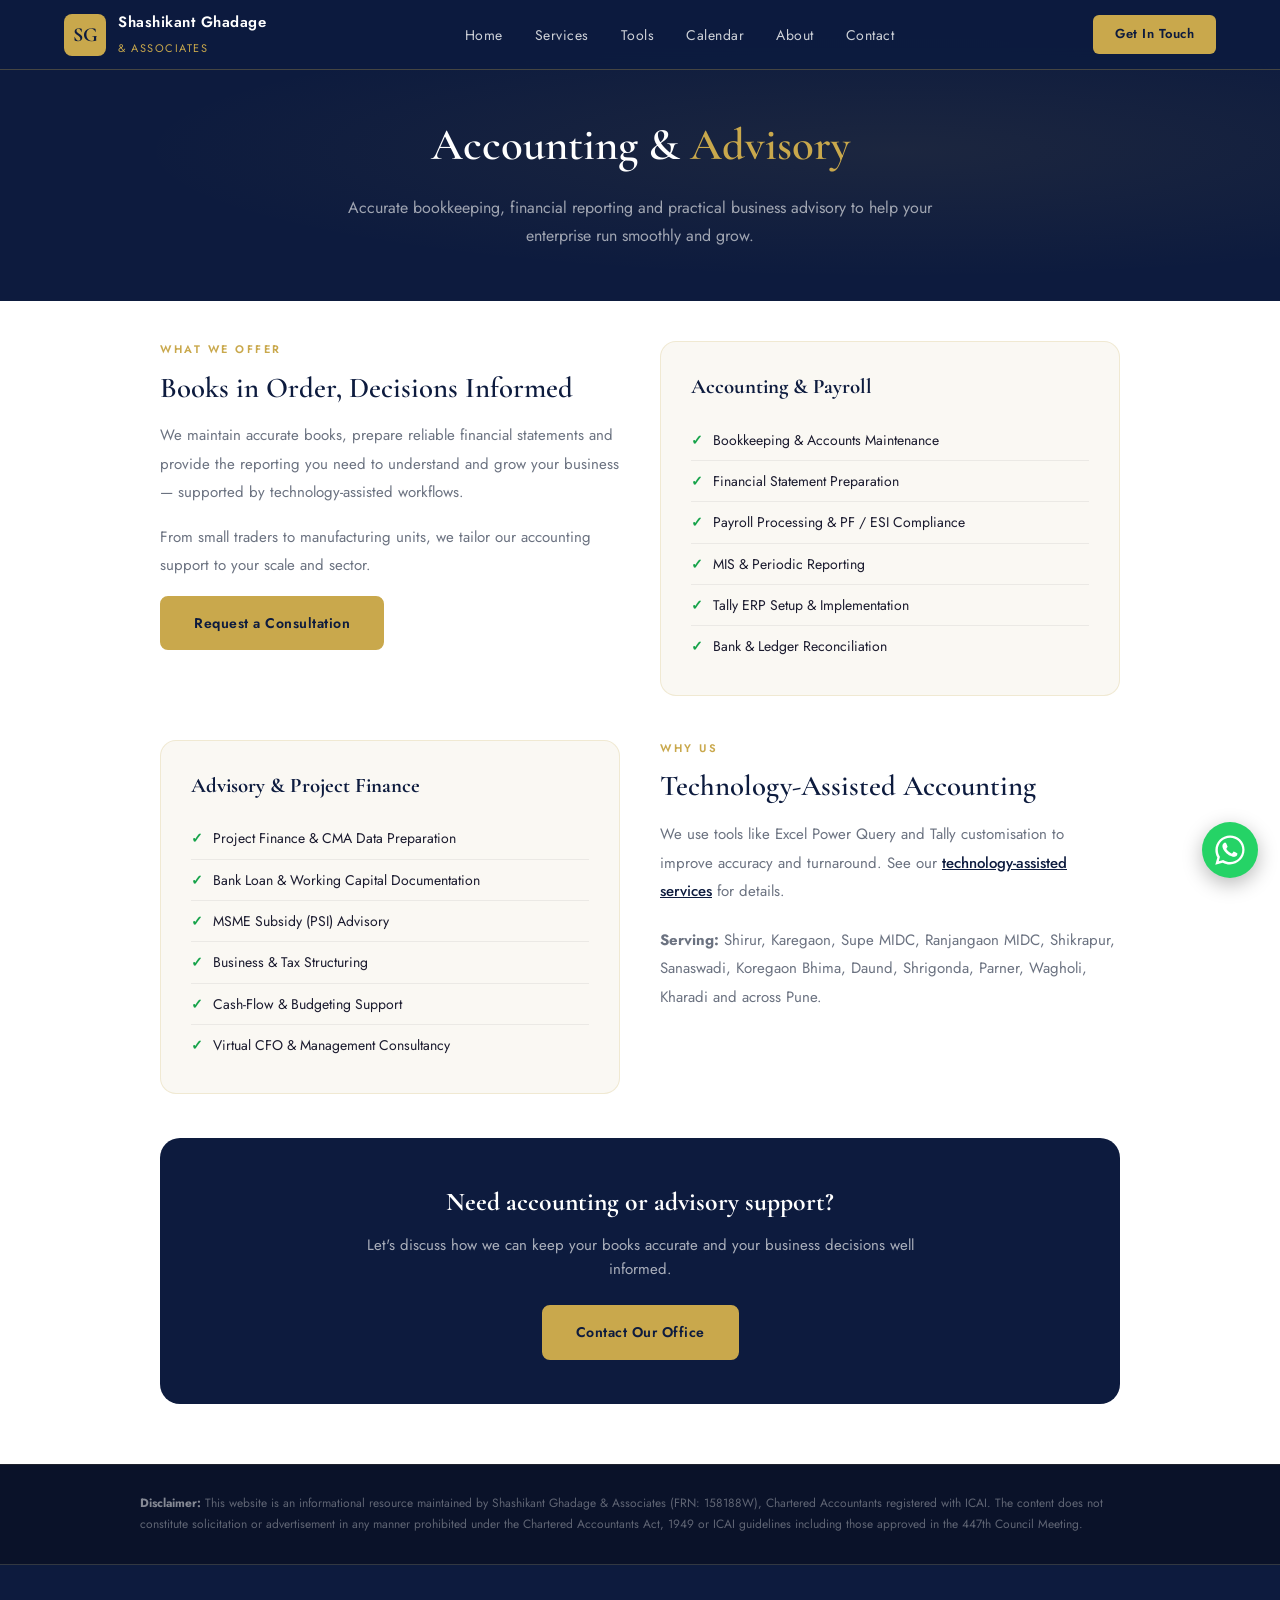
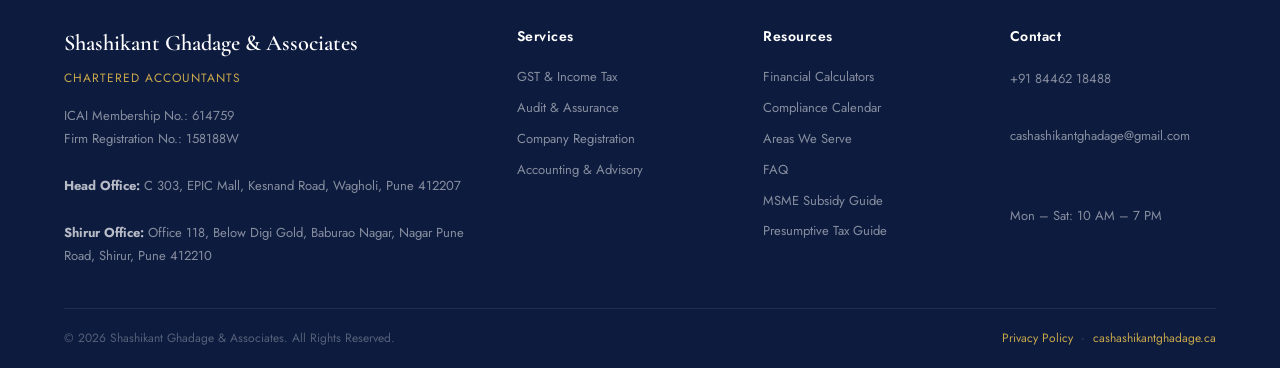
<file: accounting-advisory.html>
<!DOCTYPE html>
<html lang="en">
<head>
  <meta charset="UTF-8">
  <meta name="viewport" content="width=device-width, initial-scale=1.0">
  <title>Accounting, Bookkeeping & Business Advisory | CA in Shirur, Pune</title>
  <meta name="description" content="Bookkeeping, financial statements, payroll, MIS reporting, Tally implementation and project finance / CMA data by CA Shashikant Ghadage & Associates, Shirur, Pune.">
  <meta name="keywords" content="accounting services Shirur, bookkeeping Pune, payroll compliance, MIS reporting, Tally implementation, project finance CMA, CA Shashikant Ghadage">
  <link rel="icon" type="image/svg+xml" href="favicon.svg">
  <link rel="canonical" href="https://cashashikantghadage.ca/accounting-advisory.html">
  <link rel="preconnect" href="https://fonts.googleapis.com">
  <link href="https://fonts.googleapis.com/css2?family=Cormorant+Garamond:wght@400;600;700&family=Jost:wght@300;400;500;600&display=swap" rel="stylesheet">
  <link rel="stylesheet" href="style.css">
  <style>
    .svc-content { max-width: 1000px; margin: 0 auto; padding: 40px 20px 60px; }
    .svc-intro { display:grid; grid-template-columns: 1fr 1fr; gap:40px; align-items:start; margin-bottom:44px; }
    @media(max-width:768px){ .svc-intro{ grid-template-columns:1fr; gap:24px; } }
    .svc-intro p { font-size:15px; color:var(--muted); line-height:1.9; margin-bottom:16px; }
    .svc-checklist { background:var(--cream); border:1px solid var(--border); border-radius:16px; padding:28px 30px; }
    .svc-checklist h3 { font-family:'Cormorant Garamond',serif; font-size:1.3rem; color:var(--navy); margin-bottom:16px; }
    .svc-list2 { list-style:none; }
    .svc-list2 li { font-size:14px; color:var(--text); padding:9px 0; border-bottom:1px solid rgba(0,0,0,0.06); display:flex; gap:10px; align-items:flex-start; line-height:1.6; }
    .svc-list2 li:last-child{ border-bottom:none; }
    .svc-list2 li::before{ content:'\2713'; color:#16a34a; font-weight:bold; }
    .svc-cta { background:var(--navy); border-radius:20px; padding:44px; text-align:center; margin-top:8px; }
    .svc-cta h3 { font-family:'Cormorant Garamond',serif; color:var(--white); font-size:1.6rem; margin-bottom:10px; }
    .svc-cta p { color:rgba(255,255,255,0.65); font-size:15px; margin-bottom:24px; max-width:560px; margin-left:auto; margin-right:auto; }
    .svc-areas { font-size:13px; color:var(--muted); margin-top:20px; line-height:1.8; }
  </style>
  <script type="application/ld+json">
  {"@context":"https://schema.org","@type":"Service","serviceType":"Accounting & Business Advisory","provider":{"@type":"AccountingService","name":"Shashikant Ghadage & Associates"},"areaServed":["Shirur","Ranjangaon MIDC","Shikrapur","Daund","Parner","Wagholi","Pune"],"url":"https://cashashikantghadage.ca/accounting-advisory.html"}
  </script>
</head>
<body>

<nav class="site-nav">
  <a class="logo" href="index.html">
    <div class="logo-icon">SG</div>
    <div class="logo-text"><span>Shashikant Ghadage</span><small>& Associates</small></div>
  </a>
  <ul class="nav-links">
    <li><a href="index.html">Home</a></li>
    <li><a href="index.html#services">Services</a></li>
    <li><a href="index.html#tools">Tools</a></li>
    <li><a href="compliance-calendar.html">Calendar</a></li>
    <li><a href="index.html#about">About</a></li>
    <li><a href="secure-contact.html">Contact</a></li>
  </ul>
  <a class="nav-cta" href="secure-contact.html">Get In Touch</a>
  <button class="hamburger" onclick="toggleMenu()" aria-label="Toggle navigation"><span></span><span></span><span></span></button>
</nav>

<div class="page-header">
  <h1>Accounting &amp; <em>Advisory</em></h1>
  <p>Accurate bookkeeping, financial reporting and practical business advisory to help your enterprise run smoothly and grow.</p>
</div>

<div class="svc-content">
  <div class="svc-intro">
    <div>
      <div class="section-tag">What We Offer</div>
      <h2 style="font-size:1.8rem;">Books in Order, Decisions Informed</h2>
      <p>We maintain accurate books, prepare reliable financial statements and provide the reporting you need to understand and grow your business &mdash; supported by technology-assisted workflows.</p>
      <p>From small traders to manufacturing units, we tailor our accounting support to your scale and sector.</p>
      <a href="secure-contact.html" class="btn-primary">Request a Consultation</a>
    </div>
    <div class="svc-checklist">
      <h3>Accounting &amp; Payroll</h3>
      <ul class="svc-list2">
        <li>Bookkeeping &amp; Accounts Maintenance</li>
        <li>Financial Statement Preparation</li>
        <li>Payroll Processing &amp; PF / ESI Compliance</li>
        <li>MIS &amp; Periodic Reporting</li>
        <li>Tally ERP Setup &amp; Implementation</li>
        <li>Bank &amp; Ledger Reconciliation</li>
      </ul>
    </div>
  </div>

  <div class="svc-intro">
    <div class="svc-checklist">
      <h3>Advisory &amp; Project Finance</h3>
      <ul class="svc-list2">
        <li>Project Finance &amp; CMA Data Preparation</li>
        <li>Bank Loan &amp; Working Capital Documentation</li>
        <li>MSME Subsidy (PSI) Advisory</li>
        <li>Business &amp; Tax Structuring</li>
        <li>Cash-Flow &amp; Budgeting Support</li>
        <li>Virtual CFO &amp; Management Consultancy</li>
      </ul>
    </div>
    <div>
      <div class="section-tag">Why Us</div>
      <h2 style="font-size:1.8rem;">Technology-Assisted Accounting</h2>
      <p>We use tools like Excel Power Query and Tally customisation to improve accuracy and turnaround. See our <a href="automation-services.html" style="color:var(--navy); font-weight:500;">technology-assisted services</a> for details.</p>
      <p class="svc-areas"><strong>Serving:</strong> Shirur, Karegaon, Supe MIDC, Ranjangaon MIDC, Shikrapur, Sanaswadi, Koregaon Bhima, Daund, Shrigonda, Parner, Wagholi, Kharadi and across Pune.</p>
    </div>
  </div>

  <div class="svc-cta">
    <h3>Need accounting or advisory support?</h3>
    <p>Let's discuss how we can keep your books accurate and your business decisions well informed.</p>
    <a href="secure-contact.html" class="btn-primary">Contact Our Office</a>
  </div>
</div>

<div class="disclaimer-bar">
  <p><strong>Disclaimer:</strong> This website is an informational resource maintained by Shashikant Ghadage &amp; Associates (FRN: 158188W), Chartered Accountants registered with ICAI. The content does not constitute solicitation or advertisement in any manner prohibited under the Chartered Accountants Act, 1949 or ICAI guidelines including those approved in the 447th Council Meeting.</p>
</div>

<footer class="site-footer">
  <div class="footer-grid">
    <div class="footer-brand">
      <h3>Shashikant Ghadage & Associates</h3>
      <div class="credentials">Chartered Accountants</div>
      <p>ICAI Membership No.: 614759<br>Firm Registration No.: 158188W<br><br><strong style="color:rgba(255,255,255,0.7);">Head Office:</strong> C 303, EPIC Mall, Kesnand Road, Wagholi, Pune 412207<br><br><strong style="color:rgba(255,255,255,0.7);">Shirur Office:</strong> Office 118, Below Digi Gold, Baburao Nagar, Nagar Pune Road, Shirur, Pune 412210</p>
    </div>
    <div class="footer-col">
      <h4>Services</h4>
      <a href="gst-income-tax.html">GST & Income Tax</a>
      <a href="audit-assurance.html">Audit & Assurance</a>
      <a href="company-registration.html">Company Registration</a>
      <a href="accounting-advisory.html">Accounting & Advisory</a>
    </div>
    <div class="footer-col">
      <h4>Resources</h4>
      <a href="index.html#tools">Financial Calculators</a>
      <a href="compliance-calendar.html">Compliance Calendar</a>
      <a href="index.html#areas">Areas We Serve</a>
      <a href="index.html#faq">FAQ</a>
      <a href="msme-subsidy-guide.html">MSME Subsidy Guide</a>
      <a href="presumptive-tax-guide.html">Presumptive Tax Guide</a>
    </div>
    <div class="footer-col">
      <h4>Contact</h4>
      <p><a href="tel:+918446218488" style="color:rgba(255,255,255,0.5); text-decoration:none;">+91 84462 18488</a><br>
      <a href="mailto:cashashikantghadage@gmail.com" style="color:rgba(255,255,255,0.5); text-decoration:none;">cashashikantghadage@gmail.com</a><br><br>
      Mon &ndash; Sat: 10 AM &ndash; 7 PM</p>
    </div>
  </div>
  <div class="footer-bottom">
    <p>&copy; 2026 Shashikant Ghadage & Associates. All Rights Reserved.</p>
    <p><a href="privacy-policy.html" style="color:var(--gold); text-decoration:none;">Privacy Policy</a> &nbsp;&middot;&nbsp; <a href="https://cashashikantghadage.ca">cashashikantghadage.ca</a></p>
  </div>
</footer>

<a class="wa-float" href="https://wa.me/918446218488?text=Hello%2C%20I%20would%20like%20to%20enquire%20about%20accounting%20and%20advisory%20services." target="_blank" rel="noopener" aria-label="Chat on WhatsApp">
  <svg viewBox="0 0 32 32" width="30" height="30" fill="currentColor" aria-hidden="true"><path d="M16 .4C7.4.4.4 7.4.4 16c0 2.8.7 5.5 2.1 7.9L.3 31.6l7.9-2.1c2.3 1.3 4.9 1.9 7.6 1.9h.1c8.6 0 15.6-7 15.6-15.6 0-4.2-1.6-8.1-4.6-11C24 2 20.1.4 16 .4zm0 28.5h-.1c-2.4 0-4.7-.6-6.7-1.9l-.5-.3-4.7 1.2 1.3-4.6-.3-.5c-1.3-2.1-2-4.5-2-7 0-7.2 5.9-13 13.1-13 3.5 0 6.8 1.4 9.2 3.8 2.5 2.5 3.8 5.7 3.8 9.2.1 7.2-5.8 13.1-12.9 13.1zm7.2-9.8c-.4-.2-2.3-1.1-2.7-1.3-.4-.1-.6-.2-.9.2-.3.4-1 1.3-1.2 1.5-.2.2-.4.3-.8.1-.4-.2-1.7-.6-3.2-2-1.2-1.1-2-2.4-2.2-2.8-.2-.4 0-.6.2-.8.2-.2.4-.4.5-.7.2-.2.2-.4.4-.6.1-.3.1-.5 0-.7-.1-.2-.9-2.2-1.3-3-.3-.8-.7-.7-.9-.7h-.8c-.3 0-.7.1-1 .5-.4.4-1.4 1.3-1.4 3.3 0 1.9 1.4 3.8 1.6 4.1.2.3 2.8 4.3 6.8 6 4 1.7 4 1.1 4.7 1.1.7-.1 2.3-.9 2.6-1.9.3-.9.3-1.7.2-1.9-.1-.1-.3-.2-.7-.4z"/></svg>
</a>

<script>
function toggleMenu() {
  document.querySelector('.site-nav').classList.toggle('menu-open');
  document.querySelector('.nav-links').classList.toggle('mobile-open');
}
document.querySelectorAll('.nav-links a').forEach(function(link) {
  link.addEventListener('click', function() {
    document.querySelector('.site-nav').classList.remove('menu-open');
    document.querySelector('.nav-links').classList.remove('mobile-open');
  });
});
</script>
</body>
</html>
</file>
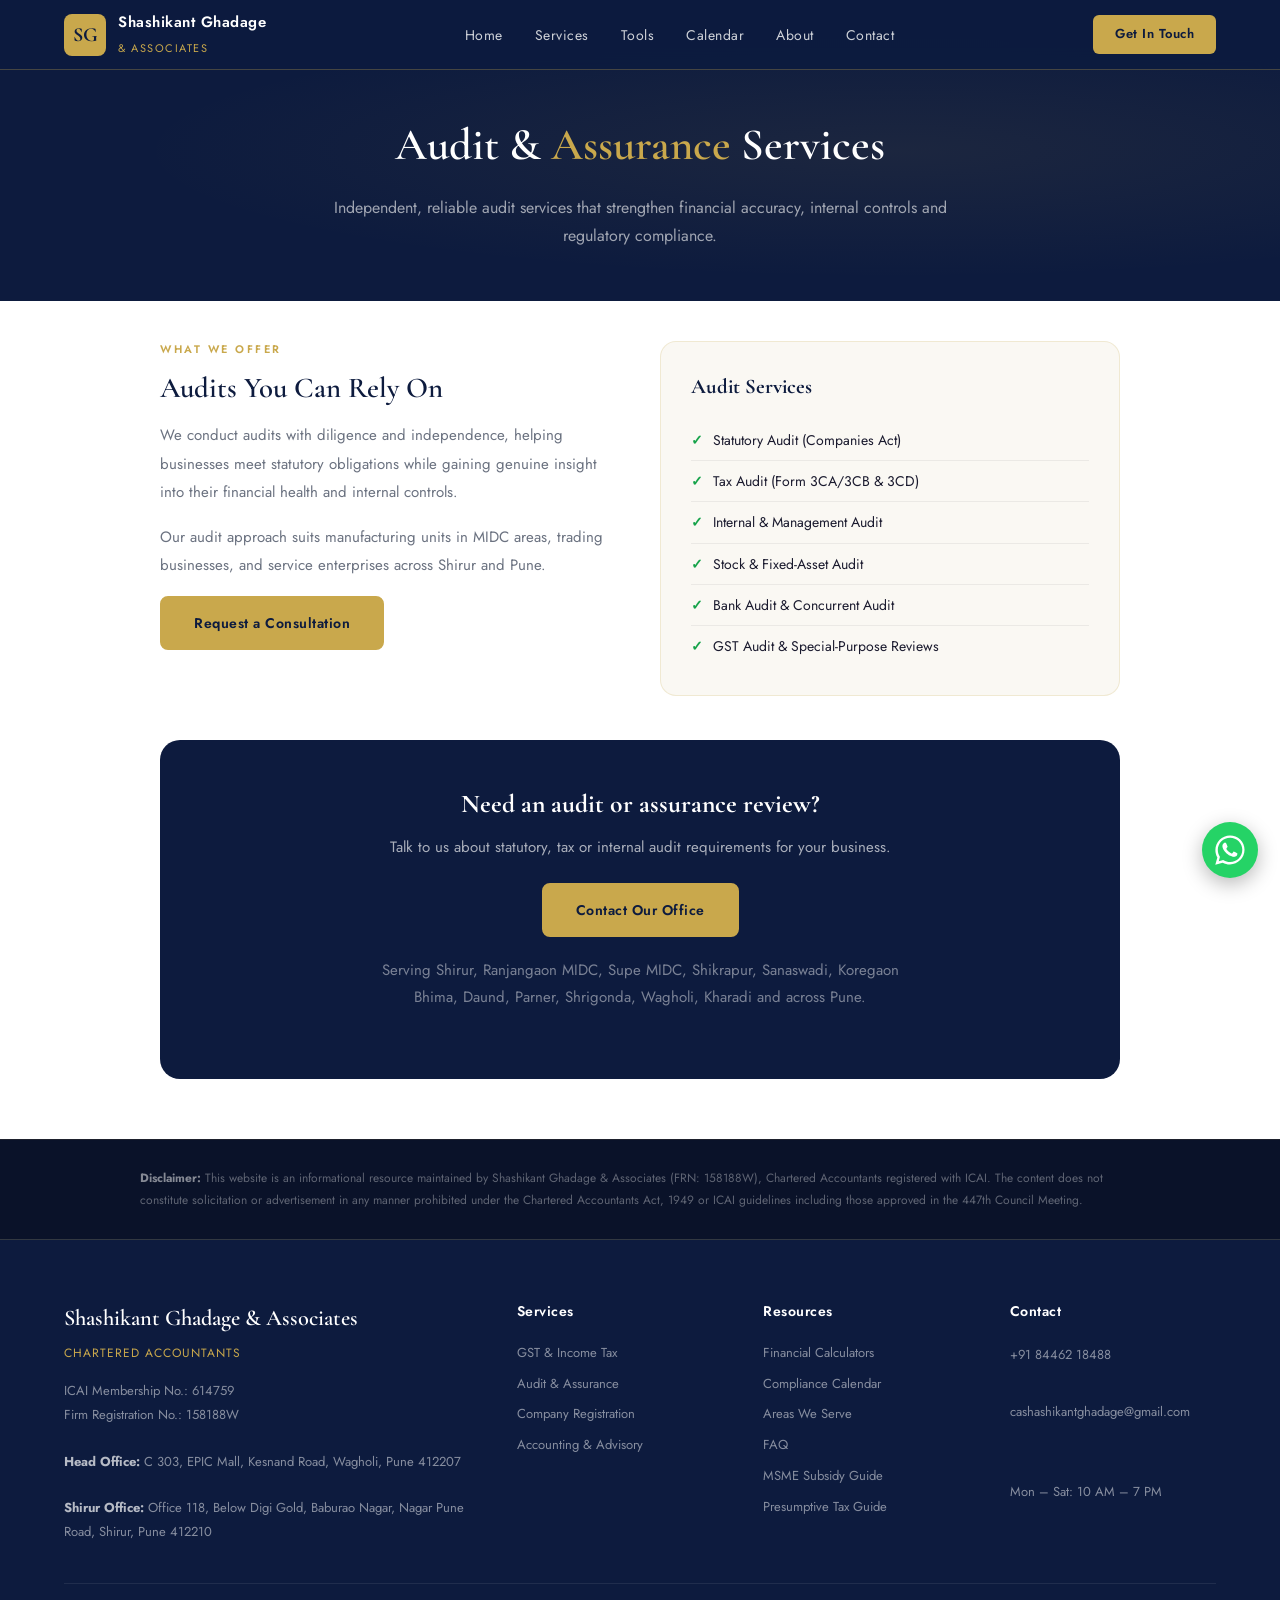
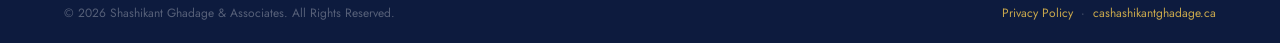
<file: audit-assurance.html>
<!DOCTYPE html>
<html lang="en">
<head>
  <meta charset="UTF-8">
  <meta name="viewport" content="width=device-width, initial-scale=1.0">
  <title>Audit & Assurance Services | CA in Shirur, Pune</title>
  <meta name="description" content="Statutory audit, tax audit, internal audit, stock audit and bank audit services by CA Shashikant Ghadage & Associates, Chartered Accountants in Shirur, Pune.">
  <meta name="keywords" content="tax audit Shirur, statutory audit Pune, internal audit Ranjangaon MIDC, stock audit, bank audit, CA Shashikant Ghadage">
  <link rel="icon" type="image/svg+xml" href="favicon.svg">
  <link rel="canonical" href="https://cashashikantghadage.ca/audit-assurance.html">
  <link rel="preconnect" href="https://fonts.googleapis.com">
  <link href="https://fonts.googleapis.com/css2?family=Cormorant+Garamond:wght@400;600;700&family=Jost:wght@300;400;500;600&display=swap" rel="stylesheet">
  <link rel="stylesheet" href="style.css">
  <style>
    .svc-content { max-width: 1000px; margin: 0 auto; padding: 40px 20px 60px; }
    .svc-intro { display:grid; grid-template-columns: 1fr 1fr; gap:40px; align-items:start; margin-bottom:44px; }
    @media(max-width:768px){ .svc-intro{ grid-template-columns:1fr; gap:24px; } }
    .svc-intro p { font-size:15px; color:var(--muted); line-height:1.9; margin-bottom:16px; }
    .svc-checklist { background:var(--cream); border:1px solid var(--border); border-radius:16px; padding:28px 30px; }
    .svc-checklist h3 { font-family:'Cormorant Garamond',serif; font-size:1.3rem; color:var(--navy); margin-bottom:16px; }
    .svc-list2 { list-style:none; }
    .svc-list2 li { font-size:14px; color:var(--text); padding:9px 0; border-bottom:1px solid rgba(0,0,0,0.06); display:flex; gap:10px; align-items:flex-start; line-height:1.6; }
    .svc-list2 li:last-child{ border-bottom:none; }
    .svc-list2 li::before{ content:'\2713'; color:#16a34a; font-weight:bold; }
    .svc-cta { background:var(--navy); border-radius:20px; padding:44px; text-align:center; margin-top:8px; }
    .svc-cta h3 { font-family:'Cormorant Garamond',serif; color:var(--white); font-size:1.6rem; margin-bottom:10px; }
    .svc-cta p { color:rgba(255,255,255,0.65); font-size:15px; margin-bottom:24px; max-width:560px; margin-left:auto; margin-right:auto; }
    .svc-areas { font-size:13px; color:var(--muted); margin-top:20px; line-height:1.8; }
  </style>
  <script type="application/ld+json">
  {"@context":"https://schema.org","@type":"Service","serviceType":"Audit & Assurance","provider":{"@type":"AccountingService","name":"Shashikant Ghadage & Associates"},"areaServed":["Shirur","Ranjangaon MIDC","Shikrapur","Daund","Parner","Wagholi","Pune"],"url":"https://cashashikantghadage.ca/audit-assurance.html"}
  </script>
</head>
<body>

<nav class="site-nav">
  <a class="logo" href="index.html">
    <div class="logo-icon">SG</div>
    <div class="logo-text"><span>Shashikant Ghadage</span><small>& Associates</small></div>
  </a>
  <ul class="nav-links">
    <li><a href="index.html">Home</a></li>
    <li><a href="index.html#services">Services</a></li>
    <li><a href="index.html#tools">Tools</a></li>
    <li><a href="compliance-calendar.html">Calendar</a></li>
    <li><a href="index.html#about">About</a></li>
    <li><a href="secure-contact.html">Contact</a></li>
  </ul>
  <a class="nav-cta" href="secure-contact.html">Get In Touch</a>
  <button class="hamburger" onclick="toggleMenu()" aria-label="Toggle navigation"><span></span><span></span><span></span></button>
</nav>

<div class="page-header">
  <h1>Audit &amp; <em>Assurance</em> Services</h1>
  <p>Independent, reliable audit services that strengthen financial accuracy, internal controls and regulatory compliance.</p>
</div>

<div class="svc-content">
  <div class="svc-intro">
    <div>
      <div class="section-tag">What We Offer</div>
      <h2 style="font-size:1.8rem;">Audits You Can Rely On</h2>
      <p>We conduct audits with diligence and independence, helping businesses meet statutory obligations while gaining genuine insight into their financial health and internal controls.</p>
      <p>Our audit approach suits manufacturing units in MIDC areas, trading businesses, and service enterprises across Shirur and Pune.</p>
      <a href="secure-contact.html" class="btn-primary">Request a Consultation</a>
    </div>
    <div class="svc-checklist">
      <h3>Audit Services</h3>
      <ul class="svc-list2">
        <li>Statutory Audit (Companies Act)</li>
        <li>Tax Audit (Form 3CA/3CB &amp; 3CD)</li>
        <li>Internal &amp; Management Audit</li>
        <li>Stock &amp; Fixed-Asset Audit</li>
        <li>Bank Audit &amp; Concurrent Audit</li>
        <li>GST Audit &amp; Special-Purpose Reviews</li>
      </ul>
    </div>
  </div>

  <div class="svc-cta">
    <h3>Need an audit or assurance review?</h3>
    <p>Talk to us about statutory, tax or internal audit requirements for your business.</p>
    <a href="secure-contact.html" class="btn-primary">Contact Our Office</a>
    <p class="svc-areas" style="color:rgba(255,255,255,0.45);">Serving Shirur, Ranjangaon MIDC, Supe MIDC, Shikrapur, Sanaswadi, Koregaon Bhima, Daund, Parner, Shrigonda, Wagholi, Kharadi and across Pune.</p>
  </div>
</div>

<div class="disclaimer-bar">
  <p><strong>Disclaimer:</strong> This website is an informational resource maintained by Shashikant Ghadage &amp; Associates (FRN: 158188W), Chartered Accountants registered with ICAI. The content does not constitute solicitation or advertisement in any manner prohibited under the Chartered Accountants Act, 1949 or ICAI guidelines including those approved in the 447th Council Meeting.</p>
</div>

<footer class="site-footer">
  <div class="footer-grid">
    <div class="footer-brand">
      <h3>Shashikant Ghadage & Associates</h3>
      <div class="credentials">Chartered Accountants</div>
      <p>ICAI Membership No.: 614759<br>Firm Registration No.: 158188W<br><br><strong style="color:rgba(255,255,255,0.7);">Head Office:</strong> C 303, EPIC Mall, Kesnand Road, Wagholi, Pune 412207<br><br><strong style="color:rgba(255,255,255,0.7);">Shirur Office:</strong> Office 118, Below Digi Gold, Baburao Nagar, Nagar Pune Road, Shirur, Pune 412210</p>
    </div>
    <div class="footer-col">
      <h4>Services</h4>
      <a href="gst-income-tax.html">GST & Income Tax</a>
      <a href="audit-assurance.html">Audit & Assurance</a>
      <a href="company-registration.html">Company Registration</a>
      <a href="accounting-advisory.html">Accounting & Advisory</a>
    </div>
    <div class="footer-col">
      <h4>Resources</h4>
      <a href="index.html#tools">Financial Calculators</a>
      <a href="compliance-calendar.html">Compliance Calendar</a>
      <a href="index.html#areas">Areas We Serve</a>
      <a href="index.html#faq">FAQ</a>
      <a href="msme-subsidy-guide.html">MSME Subsidy Guide</a>
      <a href="presumptive-tax-guide.html">Presumptive Tax Guide</a>
    </div>
    <div class="footer-col">
      <h4>Contact</h4>
      <p><a href="tel:+918446218488" style="color:rgba(255,255,255,0.5); text-decoration:none;">+91 84462 18488</a><br>
      <a href="mailto:cashashikantghadage@gmail.com" style="color:rgba(255,255,255,0.5); text-decoration:none;">cashashikantghadage@gmail.com</a><br><br>
      Mon &ndash; Sat: 10 AM &ndash; 7 PM</p>
    </div>
  </div>
  <div class="footer-bottom">
    <p>&copy; 2026 Shashikant Ghadage & Associates. All Rights Reserved.</p>
    <p><a href="privacy-policy.html" style="color:var(--gold); text-decoration:none;">Privacy Policy</a> &nbsp;&middot;&nbsp; <a href="https://cashashikantghadage.ca">cashashikantghadage.ca</a></p>
  </div>
</footer>

<a class="wa-float" href="https://wa.me/918446218488?text=Hello%2C%20I%20would%20like%20to%20enquire%20about%20your%20audit%20services." target="_blank" rel="noopener" aria-label="Chat on WhatsApp">
  <svg viewBox="0 0 32 32" width="30" height="30" fill="currentColor" aria-hidden="true"><path d="M16 .4C7.4.4.4 7.4.4 16c0 2.8.7 5.5 2.1 7.9L.3 31.6l7.9-2.1c2.3 1.3 4.9 1.9 7.6 1.9h.1c8.6 0 15.6-7 15.6-15.6 0-4.2-1.6-8.1-4.6-11C24 2 20.1.4 16 .4zm0 28.5h-.1c-2.4 0-4.7-.6-6.7-1.9l-.5-.3-4.7 1.2 1.3-4.6-.3-.5c-1.3-2.1-2-4.5-2-7 0-7.2 5.9-13 13.1-13 3.5 0 6.8 1.4 9.2 3.8 2.5 2.5 3.8 5.7 3.8 9.2.1 7.2-5.8 13.1-12.9 13.1zm7.2-9.8c-.4-.2-2.3-1.1-2.7-1.3-.4-.1-.6-.2-.9.2-.3.4-1 1.3-1.2 1.5-.2.2-.4.3-.8.1-.4-.2-1.7-.6-3.2-2-1.2-1.1-2-2.4-2.2-2.8-.2-.4 0-.6.2-.8.2-.2.4-.4.5-.7.2-.2.2-.4.4-.6.1-.3.1-.5 0-.7-.1-.2-.9-2.2-1.3-3-.3-.8-.7-.7-.9-.7h-.8c-.3 0-.7.1-1 .5-.4.4-1.4 1.3-1.4 3.3 0 1.9 1.4 3.8 1.6 4.1.2.3 2.8 4.3 6.8 6 4 1.7 4 1.1 4.7 1.1.7-.1 2.3-.9 2.6-1.9.3-.9.3-1.7.2-1.9-.1-.1-.3-.2-.7-.4z"/></svg>
</a>

<script>
function toggleMenu() {
  document.querySelector('.site-nav').classList.toggle('menu-open');
  document.querySelector('.nav-links').classList.toggle('mobile-open');
}
document.querySelectorAll('.nav-links a').forEach(function(link) {
  link.addEventListener('click', function() {
    document.querySelector('.site-nav').classList.remove('menu-open');
    document.querySelector('.nav-links').classList.remove('mobile-open');
  });
});
</script>
</body>
</html>
</file>
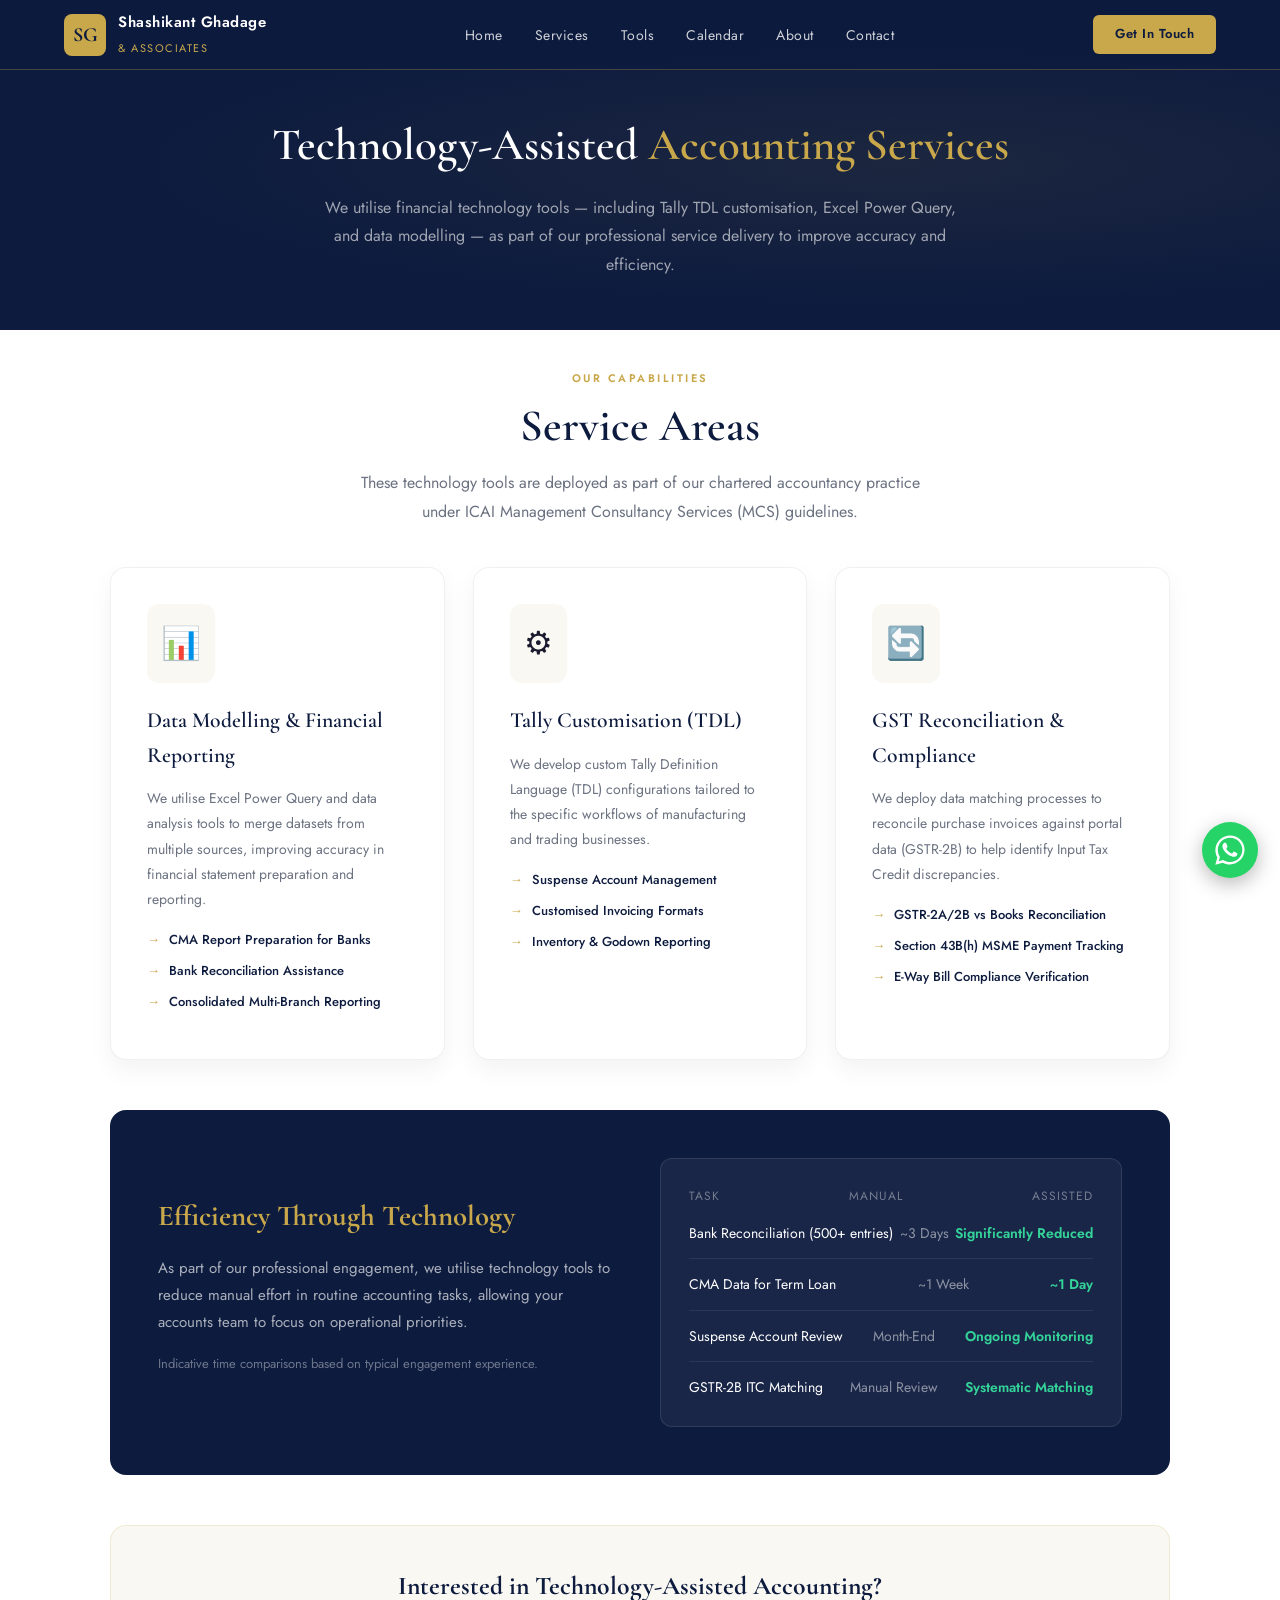
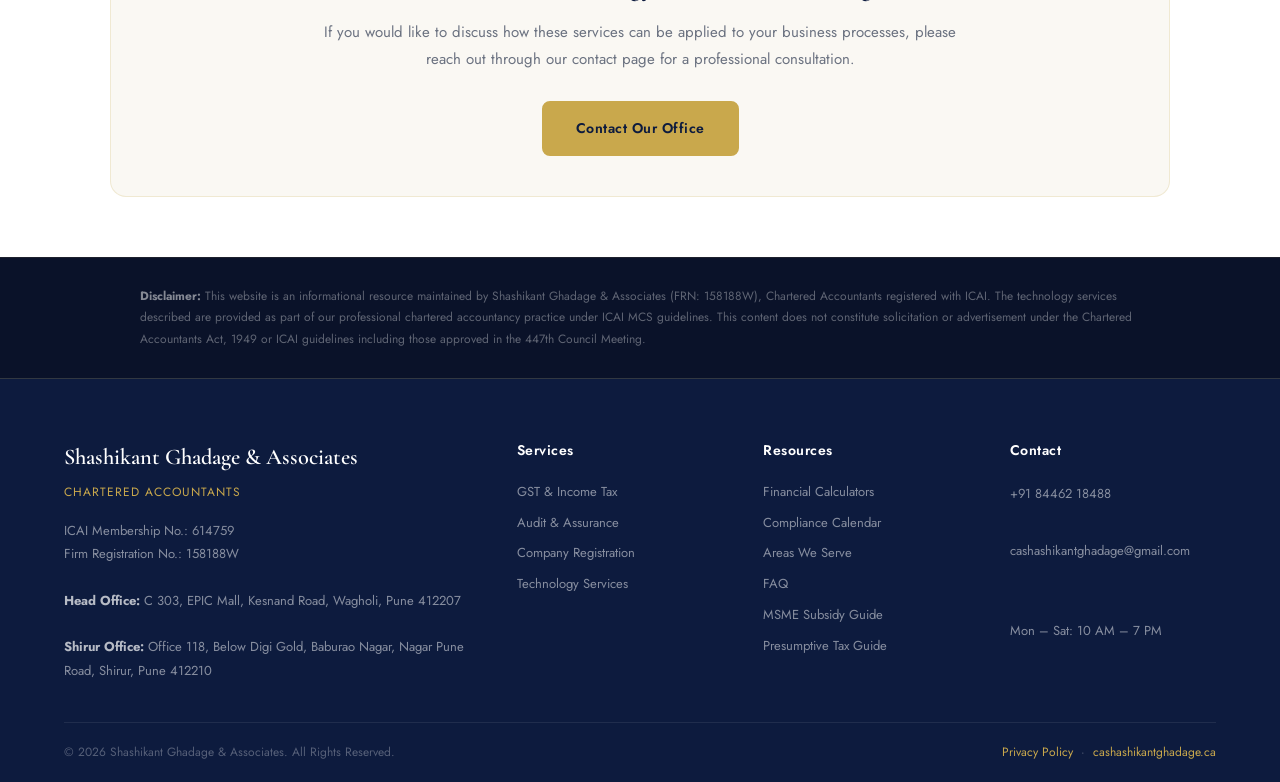
<file: automation-services.html>
<!DOCTYPE html>
<html lang="en">
<head>
  <meta charset="UTF-8">
  <meta name="viewport" content="width=device-width, initial-scale=1.0">
  <title>Technology-Assisted Services | Shashikant Ghadage & Associates</title>
  <meta name="description" content="Information about technology-assisted accounting services offered by Shashikant Ghadage & Associates including Tally TDL customisation, Excel automation, and GST reconciliation.">
  <meta property="og:title" content="Technology-Assisted Services | Shashikant Ghadage & Associates">
  <meta property="og:description" content="Learn about our technology-assisted accounting and compliance services.">
  <link rel="icon" type="image/svg+xml" href="favicon.svg">
  <link rel="canonical" href="https://cashashikantghadage.ca/automation-services.html">
  <link rel="preconnect" href="https://fonts.googleapis.com">
  <link href="https://fonts.googleapis.com/css2?family=Cormorant+Garamond:wght@400;600;700&family=Jost:wght@300;400;500;600&display=swap" rel="stylesheet">
  <link rel="stylesheet" href="style.css">
  <style>
    .page-content { max-width: 1100px; margin: 0 auto; padding: 40px 20px 60px; }

    /* Service Cards Grid */
    .tech-grid { display: grid; grid-template-columns: repeat(auto-fit, minmax(320px, 1fr)); gap: 28px; margin-bottom: 50px; }

    .tech-card {
      background: var(--white); padding: 36px; border-radius: 16px;
      box-shadow: 0 10px 25px rgba(0,0,0,0.05); transition: transform 0.3s;
      border: 1px solid rgba(0,0,0,0.06); position: relative; overflow: hidden;
    }
    .tech-card::before {
      content: ''; position: absolute; top: 0; left: 0; right: 0;
      height: 3px; background: var(--gold); transform: scaleX(0); transition: transform 0.3s;
    }
    .tech-card:hover { transform: translateY(-4px); }
    .tech-card:hover::before { transform: scaleX(1); }

    .tech-icon {
      font-size: 2em; margin-bottom: 20px; display: inline-flex;
      padding: 14px; background: var(--cream); border-radius: 12px;
    }
    .tech-card h3 {
      font-family: 'Cormorant Garamond', serif;
      color: var(--navy); margin-bottom: 14px; font-size: 1.35em; font-weight: 600;
    }
    .tech-card p { color: var(--muted); font-size: 14px; margin-bottom: 18px; line-height: 1.8; }

    .feature-list { list-style: none; }
    .feature-list li {
      margin-bottom: 10px; padding-left: 22px; position: relative;
      font-size: 13px; font-weight: 500; color: var(--navy);
    }
    .feature-list li::before { content: '\2192'; position: absolute; left: 0; color: var(--gold); font-weight: bold; }

    /* Comparison Section */
    .comparison-section {
      background: var(--navy); border-radius: 16px; padding: 48px;
      color: var(--white); margin-bottom: 50px;
      display: grid; grid-template-columns: 1fr 1fr; gap: 40px; align-items: center;
    }
    @media (max-width: 800px) { .comparison-section { grid-template-columns: 1fr; padding: 32px; } }

    .comparison-text h3 {
      font-family: 'Cormorant Garamond', serif;
      color: var(--gold); font-size: 1.8em; margin-bottom: 16px;
    }
    .comparison-text p { color: rgba(255,255,255,0.65); margin-bottom: 16px; font-size: 15px; line-height: 1.8; }

    .workflow-table {
      background: rgba(255,255,255,0.05); padding: 28px;
      border-radius: 12px; border: 1px solid rgba(255,255,255,0.1);
    }
    .wf-header {
      display: flex; justify-content: space-between; margin-bottom: 16px;
      font-size: 12px; letter-spacing: 1px; text-transform: uppercase; color: rgba(255,255,255,0.4);
    }
    .wf-row {
      display: flex; justify-content: space-between; margin-bottom: 14px;
      border-bottom: 1px solid rgba(255,255,255,0.08); padding-bottom: 14px;
      font-size: 14px;
    }
    .wf-row:last-child { border-bottom: none; margin-bottom: 0; padding-bottom: 0; }
    .wf-task { color: var(--white); }
    .wf-manual { color: rgba(255,255,255,0.5); }
    .wf-assisted { color: #34d399; font-weight: 600; }

    /* CTA Section */
    .cta-section {
      background: var(--cream); border: 1px solid var(--border);
      padding: 40px; border-radius: 16px; text-align: center;
    }
    .cta-section h3 {
      font-family: 'Cormorant Garamond', serif;
      color: var(--navy); margin-bottom: 12px; font-size: 1.6em;
    }
    .cta-section p {
      color: var(--muted); font-size: 15px; margin-bottom: 28px;
      max-width: 650px; margin-left: auto; margin-right: auto; line-height: 1.8;
    }
  </style>
</head>
<body>

<!-- NAVIGATION -->
<nav class="site-nav">
  <a class="logo" href="index.html">
    <div class="logo-icon">SG</div>
    <div class="logo-text"><span>Shashikant Ghadage</span><small>& Associates</small></div>
  </a>
  <ul class="nav-links">
    <li><a href="index.html">Home</a></li>
    <li><a href="index.html#services">Services</a></li>
    <li><a href="index.html#tools">Tools</a></li>
    <li><a href="compliance-calendar.html">Calendar</a></li>
    <li><a href="index.html#about">About</a></li>
    <li><a href="secure-contact.html">Contact</a></li>
  </ul>
  <a class="nav-cta" href="secure-contact.html">Get In Touch</a>
  <button class="hamburger" onclick="toggleMenu()" aria-label="Toggle navigation">
    <span></span><span></span><span></span>
  </button>
</nav>

<!-- PAGE HEADER -->
<div class="page-header">
  <h1>Technology-Assisted <em>Accounting Services</em></h1>
  <p>We utilise financial technology tools — including Tally TDL customisation, Excel Power Query, and data modelling — as part of our professional service delivery to improve accuracy and efficiency.</p>
</div>

<!-- CONTENT -->
<div class="page-content">

  <div class="section-header fade-up" style="text-align:center; margin-bottom:40px;">
    <div class="section-tag">Our Capabilities</div>
    <h2>Service Areas</h2>
    <p class="section-sub" style="margin:8px auto 0;">These technology tools are deployed as part of our chartered accountancy practice under ICAI Management Consultancy Services (MCS) guidelines.</p>
  </div>

  <div class="tech-grid">
    <div class="tech-card fade-up">
      <div class="tech-icon">&#128202;</div>
      <h3>Data Modelling & Financial Reporting</h3>
      <p>We utilise Excel Power Query and data analysis tools to merge datasets from multiple sources, improving accuracy in financial statement preparation and reporting.</p>
      <ul class="feature-list">
        <li>CMA Report Preparation for Banks</li>
        <li>Bank Reconciliation Assistance</li>
        <li>Consolidated Multi-Branch Reporting</li>
      </ul>
    </div>

    <div class="tech-card fade-up">
      <div class="tech-icon">&#9881;</div>
      <h3>Tally Customisation (TDL)</h3>
      <p>We develop custom Tally Definition Language (TDL) configurations tailored to the specific workflows of manufacturing and trading businesses.</p>
      <ul class="feature-list">
        <li>Suspense Account Management</li>
        <li>Customised Invoicing Formats</li>
        <li>Inventory & Godown Reporting</li>
      </ul>
    </div>

    <div class="tech-card fade-up">
      <div class="tech-icon">&#128260;</div>
      <h3>GST Reconciliation & Compliance</h3>
      <p>We deploy data matching processes to reconcile purchase invoices against portal data (GSTR-2B) to help identify Input Tax Credit discrepancies.</p>
      <ul class="feature-list">
        <li>GSTR-2A/2B vs Books Reconciliation</li>
        <li>Section 43B(h) MSME Payment Tracking</li>
        <li>E-Way Bill Compliance Verification</li>
      </ul>
    </div>
  </div>

  <!-- Comparison -->
  <div class="comparison-section fade-up">
    <div class="comparison-text">
      <h3>Efficiency Through Technology</h3>
      <p>As part of our professional engagement, we utilise technology tools to reduce manual effort in routine accounting tasks, allowing your accounts team to focus on operational priorities.</p>
      <p style="font-size:13px; color:rgba(255,255,255,0.4);">Indicative time comparisons based on typical engagement experience.</p>
    </div>
    <div class="workflow-table">
      <div class="wf-header">
        <span>Task</span>
        <span>Manual</span>
        <span>Assisted</span>
      </div>
      <div class="wf-row">
        <span class="wf-task">Bank Reconciliation (500+ entries)</span>
        <span class="wf-manual">~3 Days</span>
        <span class="wf-assisted">Significantly Reduced</span>
      </div>
      <div class="wf-row">
        <span class="wf-task">CMA Data for Term Loan</span>
        <span class="wf-manual">~1 Week</span>
        <span class="wf-assisted">~1 Day</span>
      </div>
      <div class="wf-row">
        <span class="wf-task">Suspense Account Review</span>
        <span class="wf-manual">Month-End</span>
        <span class="wf-assisted">Ongoing Monitoring</span>
      </div>
      <div class="wf-row">
        <span class="wf-task">GSTR-2B ITC Matching</span>
        <span class="wf-manual">Manual Review</span>
        <span class="wf-assisted">Systematic Matching</span>
      </div>
    </div>
  </div>

  <!-- CTA -->
  <div class="cta-section fade-up">
    <h3>Interested in Technology-Assisted Accounting?</h3>
    <p>If you would like to discuss how these services can be applied to your business processes, please reach out through our contact page for a professional consultation.</p>
    <a href="secure-contact.html" class="btn-primary">Contact Our Office</a>
  </div>

</div>

<!-- DISCLAIMER -->
<div class="disclaimer-bar">
  <p><strong>Disclaimer:</strong> This website is an informational resource maintained by Shashikant Ghadage & Associates (FRN: 158188W), Chartered Accountants registered with ICAI. The technology services described are provided as part of our professional chartered accountancy practice under ICAI MCS guidelines. This content does not constitute solicitation or advertisement under the Chartered Accountants Act, 1949 or ICAI guidelines including those approved in the 447th Council Meeting.</p>
</div>

<!-- FOOTER -->
<footer class="site-footer">
  <div class="footer-grid">
    <div class="footer-brand">
      <h3>Shashikant Ghadage & Associates</h3>
      <div class="credentials">Chartered Accountants</div>
      <p>ICAI Membership No.: 614759<br>Firm Registration No.: 158188W<br><br><strong style="color:rgba(255,255,255,0.7);">Head Office:</strong> C 303, EPIC Mall, Kesnand Road, Wagholi, Pune 412207<br><br><strong style="color:rgba(255,255,255,0.7);">Shirur Office:</strong> Office 118, Below Digi Gold, Baburao Nagar, Nagar Pune Road, Shirur, Pune 412210</p>
    </div>
    <div class="footer-col">
      <h4>Services</h4>
      <a href="gst-income-tax.html">GST & Income Tax</a>
      <a href="audit-assurance.html">Audit & Assurance</a>
      <a href="company-registration.html">Company Registration</a>
      <a href="automation-services.html">Technology Services</a>
    </div>
    <div class="footer-col">
      <h4>Resources</h4>
      <a href="index.html#tools">Financial Calculators</a>
      <a href="compliance-calendar.html">Compliance Calendar</a>
      <a href="index.html#areas">Areas We Serve</a>
      <a href="index.html#faq">FAQ</a>
      <a href="msme-subsidy-guide.html">MSME Subsidy Guide</a>
      <a href="presumptive-tax-guide.html">Presumptive Tax Guide</a>
    </div>
    <div class="footer-col">
      <h4>Contact</h4>
      <p><a href="tel:+918446218488" style="color:rgba(255,255,255,0.5); text-decoration:none;">+91 84462 18488</a><br>
      <a href="mailto:cashashikantghadage@gmail.com" style="color:rgba(255,255,255,0.5); text-decoration:none;">cashashikantghadage@gmail.com</a><br><br>
      Mon &ndash; Sat: 10 AM &ndash; 7 PM</p>
    </div>
  </div>
  <div class="footer-bottom">
    <p>&copy; 2026 Shashikant Ghadage & Associates. All Rights Reserved.</p>
    <p><a href="privacy-policy.html" style="color:var(--gold); text-decoration:none;">Privacy Policy</a> &nbsp;&middot;&nbsp; <a href="https://cashashikantghadage.ca">cashashikantghadage.ca</a></p>
  </div>
</footer>

<script>
/* Scroll animations */
var observer = new IntersectionObserver(function(entries) {
  entries.forEach(function(e) { if (e.isIntersecting) e.target.classList.add('visible'); });
}, { threshold: 0.1 });
document.querySelectorAll('.fade-up').forEach(function(el) { observer.observe(el); });

/* Hamburger */
function toggleMenu() {
  document.querySelector('.site-nav').classList.toggle('menu-open');
  document.querySelector('.nav-links').classList.toggle('mobile-open');
}
document.querySelectorAll('.nav-links a').forEach(function(link) {
  link.addEventListener('click', function() {
    document.querySelector('.site-nav').classList.remove('menu-open');
    document.querySelector('.nav-links').classList.remove('mobile-open');
  });
});
</script>
<!-- Floating WhatsApp -->
<a class="wa-float" href="https://wa.me/918446218488?text=Hello%2C%20I%20would%20like%20to%20enquire%20about%20your%20CA%20services." target="_blank" rel="noopener" aria-label="Chat on WhatsApp">
  <svg viewBox="0 0 32 32" width="30" height="30" fill="currentColor" aria-hidden="true"><path d="M16 .4C7.4.4.4 7.4.4 16c0 2.8.7 5.5 2.1 7.9L.3 31.6l7.9-2.1c2.3 1.3 4.9 1.9 7.6 1.9h.1c8.6 0 15.6-7 15.6-15.6 0-4.2-1.6-8.1-4.6-11C24 2 20.1.4 16 .4zm0 28.5h-.1c-2.4 0-4.7-.6-6.7-1.9l-.5-.3-4.7 1.2 1.3-4.6-.3-.5c-1.3-2.1-2-4.5-2-7 0-7.2 5.9-13 13.1-13 3.5 0 6.8 1.4 9.2 3.8 2.5 2.5 3.8 5.7 3.8 9.2.1 7.2-5.8 13.1-12.9 13.1zm7.2-9.8c-.4-.2-2.3-1.1-2.7-1.3-.4-.1-.6-.2-.9.2-.3.4-1 1.3-1.2 1.5-.2.2-.4.3-.8.1-.4-.2-1.7-.6-3.2-2-1.2-1.1-2-2.4-2.2-2.8-.2-.4 0-.6.2-.8.2-.2.4-.4.5-.7.2-.2.2-.4.4-.6.1-.3.1-.5 0-.7-.1-.2-.9-2.2-1.3-3-.3-.8-.7-.7-.9-.7h-.8c-.3 0-.7.1-1 .5-.4.4-1.4 1.3-1.4 3.3 0 1.9 1.4 3.8 1.6 4.1.2.3 2.8 4.3 6.8 6 4 1.7 4 1.1 4.7 1.1.7-.1 2.3-.9 2.6-1.9.3-.9.3-1.7.2-1.9-.1-.1-.3-.2-.7-.4z"/></svg>
</a>
</body>
</html>
</file>
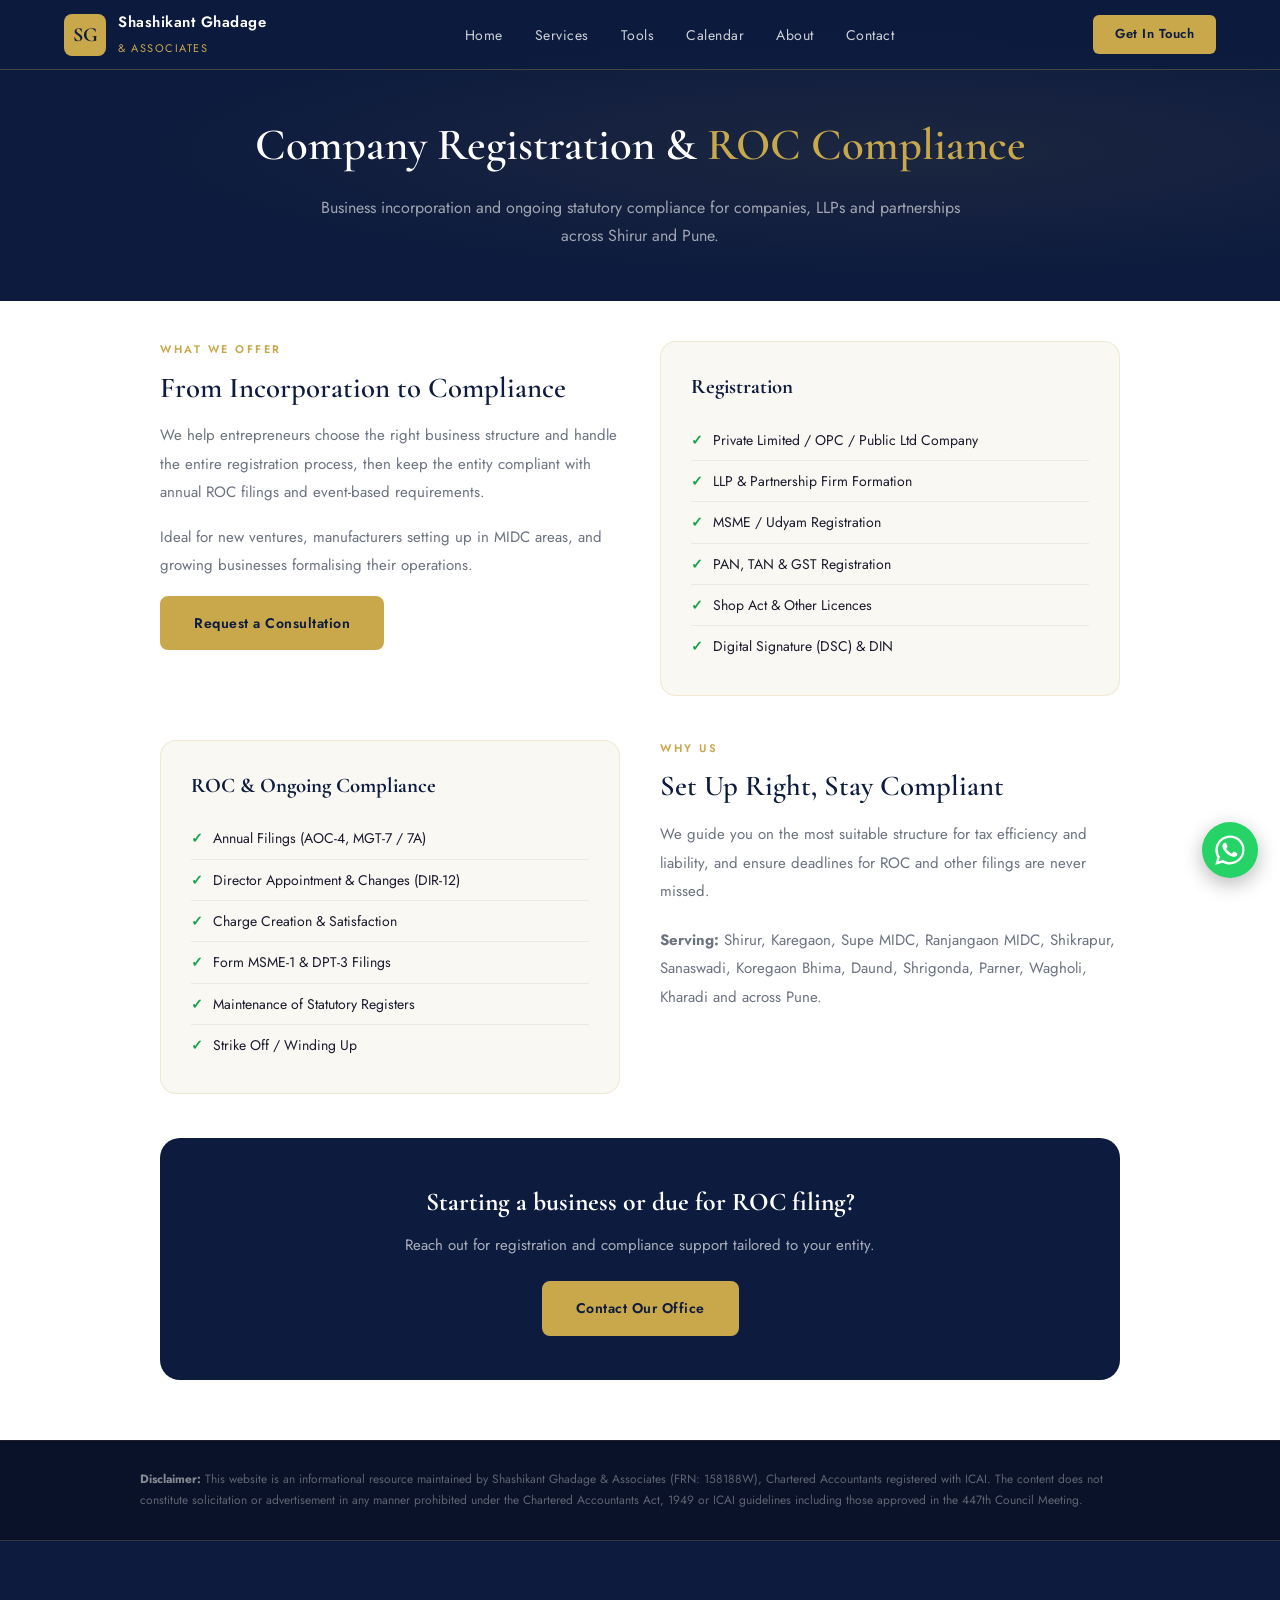
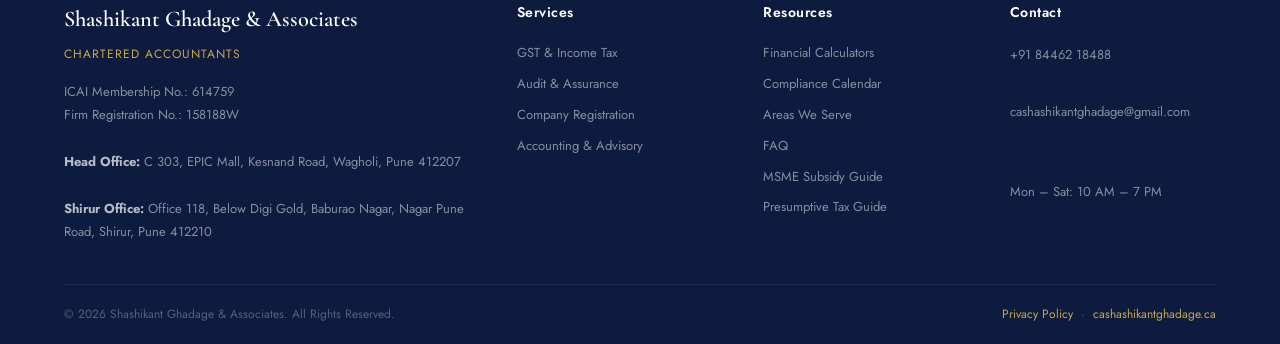
<file: company-registration.html>
<!DOCTYPE html>
<html lang="en">
<head>
  <meta charset="UTF-8">
  <meta name="viewport" content="width=device-width, initial-scale=1.0">
  <title>Company & LLP Registration, ROC Compliance | CA in Shirur, Pune</title>
  <meta name="description" content="Private Limited, LLP and partnership registration, Udyam/MSME registration and ROC annual compliance by CA Shashikant Ghadage & Associates, Chartered Accountants, Shirur, Pune.">
  <meta name="keywords" content="company registration Shirur, Pvt Ltd registration Pune, LLP registration, Udyam registration, ROC compliance, CA Shashikant Ghadage">
  <link rel="icon" type="image/svg+xml" href="favicon.svg">
  <link rel="canonical" href="https://cashashikantghadage.ca/company-registration.html">
  <link rel="preconnect" href="https://fonts.googleapis.com">
  <link href="https://fonts.googleapis.com/css2?family=Cormorant+Garamond:wght@400;600;700&family=Jost:wght@300;400;500;600&display=swap" rel="stylesheet">
  <link rel="stylesheet" href="style.css">
  <style>
    .svc-content { max-width: 1000px; margin: 0 auto; padding: 40px 20px 60px; }
    .svc-intro { display:grid; grid-template-columns: 1fr 1fr; gap:40px; align-items:start; margin-bottom:44px; }
    @media(max-width:768px){ .svc-intro{ grid-template-columns:1fr; gap:24px; } }
    .svc-intro p { font-size:15px; color:var(--muted); line-height:1.9; margin-bottom:16px; }
    .svc-checklist { background:var(--cream); border:1px solid var(--border); border-radius:16px; padding:28px 30px; }
    .svc-checklist h3 { font-family:'Cormorant Garamond',serif; font-size:1.3rem; color:var(--navy); margin-bottom:16px; }
    .svc-list2 { list-style:none; }
    .svc-list2 li { font-size:14px; color:var(--text); padding:9px 0; border-bottom:1px solid rgba(0,0,0,0.06); display:flex; gap:10px; align-items:flex-start; line-height:1.6; }
    .svc-list2 li:last-child{ border-bottom:none; }
    .svc-list2 li::before{ content:'\2713'; color:#16a34a; font-weight:bold; }
    .svc-cta { background:var(--navy); border-radius:20px; padding:44px; text-align:center; margin-top:8px; }
    .svc-cta h3 { font-family:'Cormorant Garamond',serif; color:var(--white); font-size:1.6rem; margin-bottom:10px; }
    .svc-cta p { color:rgba(255,255,255,0.65); font-size:15px; margin-bottom:24px; max-width:560px; margin-left:auto; margin-right:auto; }
    .svc-areas { font-size:13px; color:var(--muted); margin-top:20px; line-height:1.8; }
  </style>
  <script type="application/ld+json">
  {"@context":"https://schema.org","@type":"Service","serviceType":"Company Registration & ROC Compliance","provider":{"@type":"AccountingService","name":"Shashikant Ghadage & Associates"},"areaServed":["Shirur","Ranjangaon MIDC","Shikrapur","Daund","Parner","Wagholi","Pune"],"url":"https://cashashikantghadage.ca/company-registration.html"}
  </script>
</head>
<body>

<nav class="site-nav">
  <a class="logo" href="index.html">
    <div class="logo-icon">SG</div>
    <div class="logo-text"><span>Shashikant Ghadage</span><small>& Associates</small></div>
  </a>
  <ul class="nav-links">
    <li><a href="index.html">Home</a></li>
    <li><a href="index.html#services">Services</a></li>
    <li><a href="index.html#tools">Tools</a></li>
    <li><a href="compliance-calendar.html">Calendar</a></li>
    <li><a href="index.html#about">About</a></li>
    <li><a href="secure-contact.html">Contact</a></li>
  </ul>
  <a class="nav-cta" href="secure-contact.html">Get In Touch</a>
  <button class="hamburger" onclick="toggleMenu()" aria-label="Toggle navigation"><span></span><span></span><span></span></button>
</nav>

<div class="page-header">
  <h1>Company Registration &amp; <em>ROC Compliance</em></h1>
  <p>Business incorporation and ongoing statutory compliance for companies, LLPs and partnerships across Shirur and Pune.</p>
</div>

<div class="svc-content">
  <div class="svc-intro">
    <div>
      <div class="section-tag">What We Offer</div>
      <h2 style="font-size:1.8rem;">From Incorporation to Compliance</h2>
      <p>We help entrepreneurs choose the right business structure and handle the entire registration process, then keep the entity compliant with annual ROC filings and event-based requirements.</p>
      <p>Ideal for new ventures, manufacturers setting up in MIDC areas, and growing businesses formalising their operations.</p>
      <a href="secure-contact.html" class="btn-primary">Request a Consultation</a>
    </div>
    <div class="svc-checklist">
      <h3>Registration</h3>
      <ul class="svc-list2">
        <li>Private Limited / OPC / Public Ltd Company</li>
        <li>LLP &amp; Partnership Firm Formation</li>
        <li>MSME / Udyam Registration</li>
        <li>PAN, TAN &amp; GST Registration</li>
        <li>Shop Act &amp; Other Licences</li>
        <li>Digital Signature (DSC) &amp; DIN</li>
      </ul>
    </div>
  </div>

  <div class="svc-intro">
    <div class="svc-checklist">
      <h3>ROC &amp; Ongoing Compliance</h3>
      <ul class="svc-list2">
        <li>Annual Filings (AOC-4, MGT-7 / 7A)</li>
        <li>Director Appointment &amp; Changes (DIR-12)</li>
        <li>Charge Creation &amp; Satisfaction</li>
        <li>Form MSME-1 &amp; DPT-3 Filings</li>
        <li>Maintenance of Statutory Registers</li>
        <li>Strike Off / Winding Up</li>
      </ul>
    </div>
    <div>
      <div class="section-tag">Why Us</div>
      <h2 style="font-size:1.8rem;">Set Up Right, Stay Compliant</h2>
      <p>We guide you on the most suitable structure for tax efficiency and liability, and ensure deadlines for ROC and other filings are never missed.</p>
      <p class="svc-areas"><strong>Serving:</strong> Shirur, Karegaon, Supe MIDC, Ranjangaon MIDC, Shikrapur, Sanaswadi, Koregaon Bhima, Daund, Shrigonda, Parner, Wagholi, Kharadi and across Pune.</p>
    </div>
  </div>

  <div class="svc-cta">
    <h3>Starting a business or due for ROC filing?</h3>
    <p>Reach out for registration and compliance support tailored to your entity.</p>
    <a href="secure-contact.html" class="btn-primary">Contact Our Office</a>
  </div>
</div>

<div class="disclaimer-bar">
  <p><strong>Disclaimer:</strong> This website is an informational resource maintained by Shashikant Ghadage &amp; Associates (FRN: 158188W), Chartered Accountants registered with ICAI. The content does not constitute solicitation or advertisement in any manner prohibited under the Chartered Accountants Act, 1949 or ICAI guidelines including those approved in the 447th Council Meeting.</p>
</div>

<footer class="site-footer">
  <div class="footer-grid">
    <div class="footer-brand">
      <h3>Shashikant Ghadage & Associates</h3>
      <div class="credentials">Chartered Accountants</div>
      <p>ICAI Membership No.: 614759<br>Firm Registration No.: 158188W<br><br><strong style="color:rgba(255,255,255,0.7);">Head Office:</strong> C 303, EPIC Mall, Kesnand Road, Wagholi, Pune 412207<br><br><strong style="color:rgba(255,255,255,0.7);">Shirur Office:</strong> Office 118, Below Digi Gold, Baburao Nagar, Nagar Pune Road, Shirur, Pune 412210</p>
    </div>
    <div class="footer-col">
      <h4>Services</h4>
      <a href="gst-income-tax.html">GST & Income Tax</a>
      <a href="audit-assurance.html">Audit & Assurance</a>
      <a href="company-registration.html">Company Registration</a>
      <a href="accounting-advisory.html">Accounting & Advisory</a>
    </div>
    <div class="footer-col">
      <h4>Resources</h4>
      <a href="index.html#tools">Financial Calculators</a>
      <a href="compliance-calendar.html">Compliance Calendar</a>
      <a href="index.html#areas">Areas We Serve</a>
      <a href="index.html#faq">FAQ</a>
      <a href="msme-subsidy-guide.html">MSME Subsidy Guide</a>
      <a href="presumptive-tax-guide.html">Presumptive Tax Guide</a>
    </div>
    <div class="footer-col">
      <h4>Contact</h4>
      <p><a href="tel:+918446218488" style="color:rgba(255,255,255,0.5); text-decoration:none;">+91 84462 18488</a><br>
      <a href="mailto:cashashikantghadage@gmail.com" style="color:rgba(255,255,255,0.5); text-decoration:none;">cashashikantghadage@gmail.com</a><br><br>
      Mon &ndash; Sat: 10 AM &ndash; 7 PM</p>
    </div>
  </div>
  <div class="footer-bottom">
    <p>&copy; 2026 Shashikant Ghadage & Associates. All Rights Reserved.</p>
    <p><a href="privacy-policy.html" style="color:var(--gold); text-decoration:none;">Privacy Policy</a> &nbsp;&middot;&nbsp; <a href="https://cashashikantghadage.ca">cashashikantghadage.ca</a></p>
  </div>
</footer>

<a class="wa-float" href="https://wa.me/918446218488?text=Hello%2C%20I%20would%20like%20to%20enquire%20about%20company%20registration%20services." target="_blank" rel="noopener" aria-label="Chat on WhatsApp">
  <svg viewBox="0 0 32 32" width="30" height="30" fill="currentColor" aria-hidden="true"><path d="M16 .4C7.4.4.4 7.4.4 16c0 2.8.7 5.5 2.1 7.9L.3 31.6l7.9-2.1c2.3 1.3 4.9 1.9 7.6 1.9h.1c8.6 0 15.6-7 15.6-15.6 0-4.2-1.6-8.1-4.6-11C24 2 20.1.4 16 .4zm0 28.5h-.1c-2.4 0-4.7-.6-6.7-1.9l-.5-.3-4.7 1.2 1.3-4.6-.3-.5c-1.3-2.1-2-4.5-2-7 0-7.2 5.9-13 13.1-13 3.5 0 6.8 1.4 9.2 3.8 2.5 2.5 3.8 5.7 3.8 9.2.1 7.2-5.8 13.1-12.9 13.1zm7.2-9.8c-.4-.2-2.3-1.1-2.7-1.3-.4-.1-.6-.2-.9.2-.3.4-1 1.3-1.2 1.5-.2.2-.4.3-.8.1-.4-.2-1.7-.6-3.2-2-1.2-1.1-2-2.4-2.2-2.8-.2-.4 0-.6.2-.8.2-.2.4-.4.5-.7.2-.2.2-.4.4-.6.1-.3.1-.5 0-.7-.1-.2-.9-2.2-1.3-3-.3-.8-.7-.7-.9-.7h-.8c-.3 0-.7.1-1 .5-.4.4-1.4 1.3-1.4 3.3 0 1.9 1.4 3.8 1.6 4.1.2.3 2.8 4.3 6.8 6 4 1.7 4 1.1 4.7 1.1.7-.1 2.3-.9 2.6-1.9.3-.9.3-1.7.2-1.9-.1-.1-.3-.2-.7-.4z"/></svg>
</a>

<script>
function toggleMenu() {
  document.querySelector('.site-nav').classList.toggle('menu-open');
  document.querySelector('.nav-links').classList.toggle('mobile-open');
}
document.querySelectorAll('.nav-links a').forEach(function(link) {
  link.addEventListener('click', function() {
    document.querySelector('.site-nav').classList.remove('menu-open');
    document.querySelector('.nav-links').classList.remove('mobile-open');
  });
});
</script>
</body>
</html>
</file>
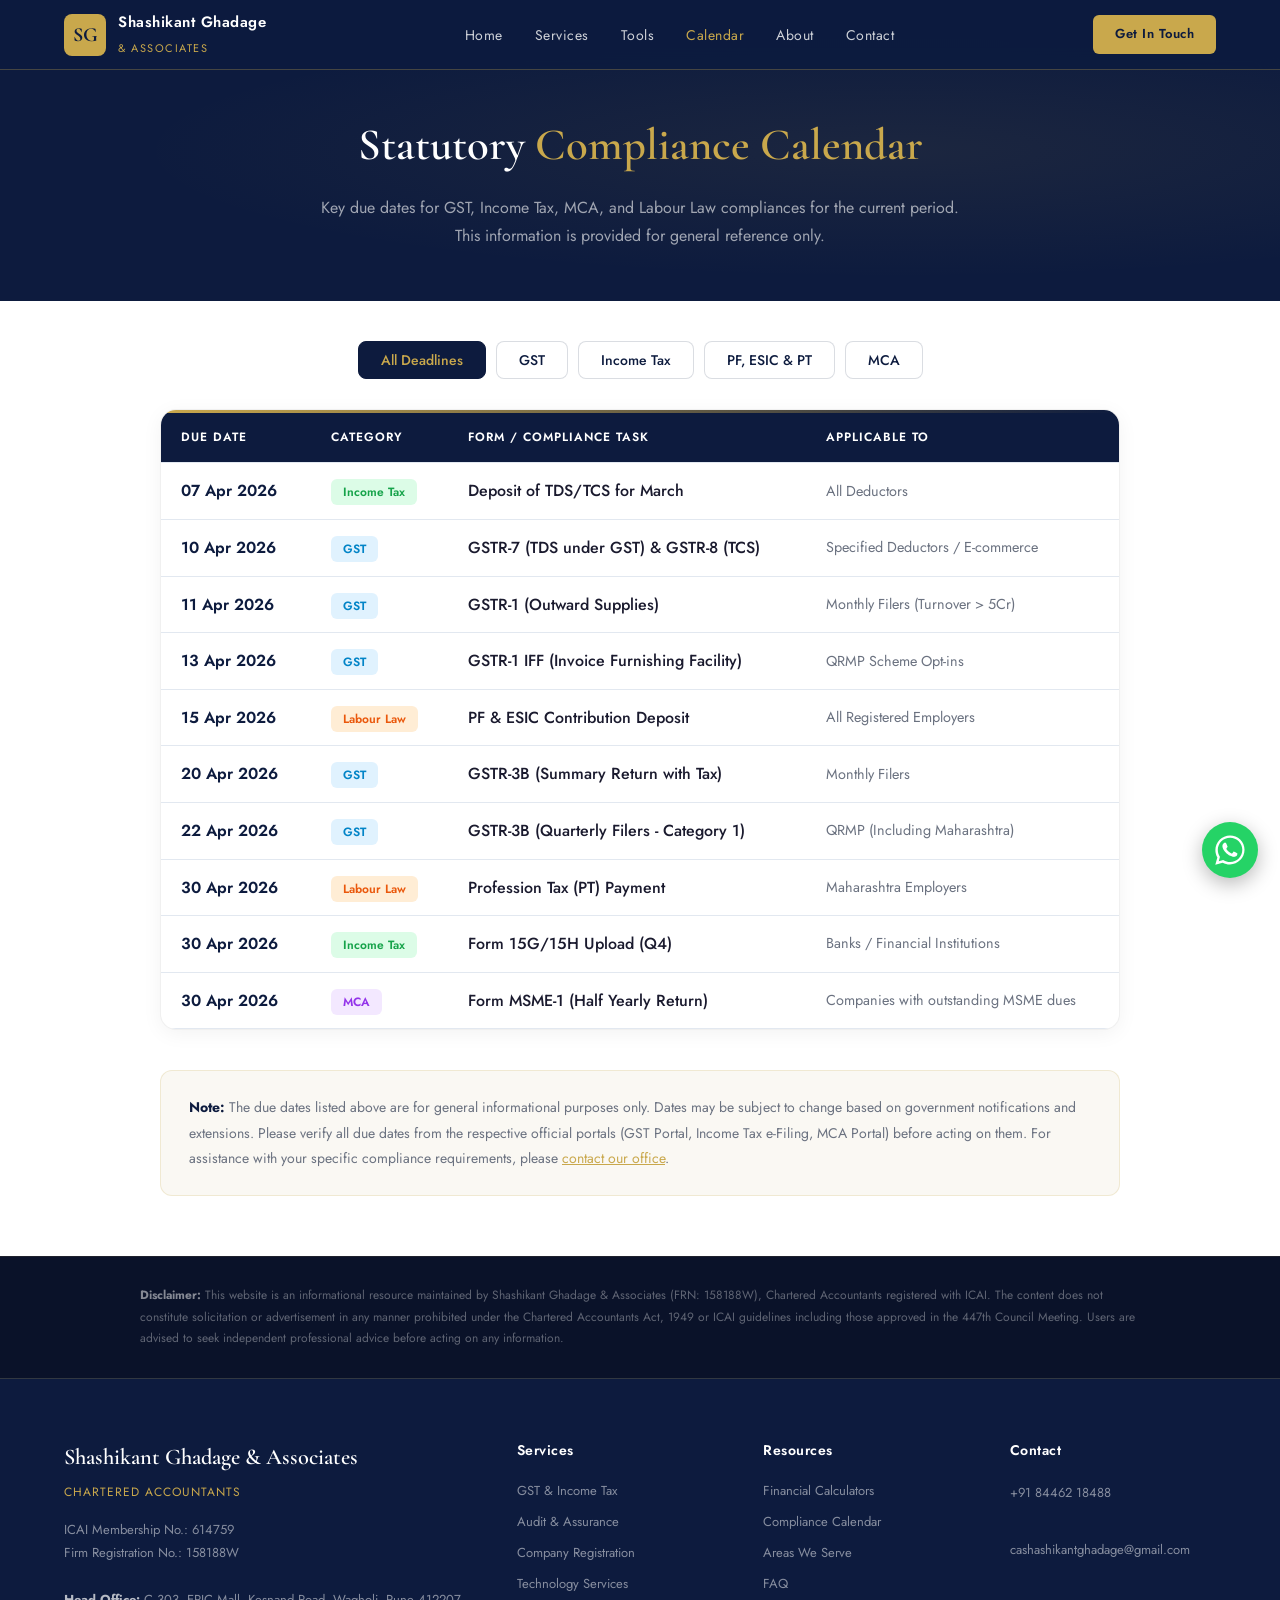
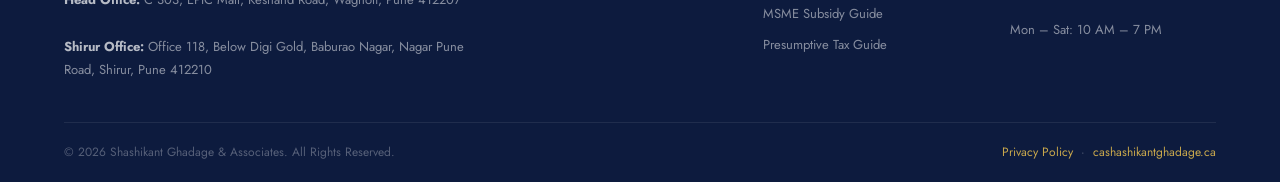
<file: compliance-calendar.html>
<!DOCTYPE html>
<html lang="en">
<head>
  <meta charset="UTF-8">
  <meta name="viewport" content="width=device-width, initial-scale=1.0">
  <title>Compliance Calendar | Shashikant Ghadage & Associates</title>
  <meta name="description" content="Statutory due dates for GST, Income Tax, PF, ESIC, and MCA compliances. An informational resource by Shashikant Ghadage & Associates, Chartered Accountants.">
  <meta property="og:title" content="Compliance Calendar | Shashikant Ghadage & Associates">
  <meta property="og:description" content="Key statutory due dates for GST, Income Tax, PF, ESIC, and MCA compliances.">
  <link rel="icon" type="image/svg+xml" href="favicon.svg">
  <link rel="canonical" href="https://cashashikantghadage.ca/compliance-calendar.html">
  <link rel="preconnect" href="https://fonts.googleapis.com">
  <link href="https://fonts.googleapis.com/css2?family=Cormorant+Garamond:wght@400;600;700&family=Jost:wght@300;400;500;600&display=swap" rel="stylesheet">
  <link rel="stylesheet" href="style.css">
  <style>
    /* Filters */
    .filters { display: flex; justify-content: center; gap: 10px; flex-wrap: wrap; margin-bottom: 30px; }
    .filter-btn {
      background: var(--white); border: 1.5px solid rgba(13,27,62,0.15);
      color: var(--navy); padding: 8px 22px; border-radius: 8px; cursor: pointer;
      font-weight: 500; font-size: 14px; transition: all 0.2s; font-family: 'Jost', sans-serif;
    }
    .filter-btn:hover, .filter-btn.active { background: var(--navy); color: var(--gold); border-color: var(--navy); }

    /* Table */
    .calendar-wrapper {
      background: var(--white); border-radius: 16px;
      box-shadow: 0 4px 20px rgba(0,0,0,0.05); overflow: hidden;
      border: 1px solid rgba(0,0,0,0.06);
    }
    .calendar-wrapper::before {
      content: ''; display: block; height: 3px;
      background: linear-gradient(90deg, var(--gold), var(--navy));
    }
    table { width: 100%; border-collapse: collapse; text-align: left; }
    th, td { padding: 15px 20px; border-bottom: 1px solid var(--border-light); }
    th {
      background: var(--navy); color: var(--white); font-weight: 600;
      text-transform: uppercase; font-size: 12px; letter-spacing: 1px;
    }
    tr:hover { background: var(--cream); }
    .date-cell { font-weight: 600; color: var(--navy); width: 150px; }

    /* Badges */
    .cat-badge { padding: 4px 12px; border-radius: 6px; font-size: 12px; font-weight: 600; }
    .bg-gst { background: #e0f2fe; color: #0284c7; }
    .bg-it { background: #dcfce7; color: #16a34a; }
    .bg-labour { background: #ffedd5; color: #ea580c; }
    .bg-mca { background: #f3e8ff; color: #9333ea; }

    /* Info Note */
    .info-note {
      background: var(--cream); border: 1px solid var(--border);
      border-radius: 12px; padding: 24px 28px; margin-top: 40px;
      font-size: 14px; color: var(--muted); line-height: 1.8;
    }
    .info-note strong { color: var(--navy); }

    .page-content { max-width: 1000px; margin: 0 auto; padding: 40px 20px 60px; }

    @media (max-width: 768px) {
      th, td { padding: 12px 14px; font-size: 13px; }
      .date-cell { width: auto; }
    }
  </style>
</head>
<body>

<!-- NAVIGATION -->
<nav class="site-nav">
  <a class="logo" href="index.html">
    <div class="logo-icon">SG</div>
    <div class="logo-text"><span>Shashikant Ghadage</span><small>& Associates</small></div>
  </a>
  <ul class="nav-links">
    <li><a href="index.html">Home</a></li>
    <li><a href="index.html#services">Services</a></li>
    <li><a href="index.html#tools">Tools</a></li>
    <li><a href="compliance-calendar.html" style="color:var(--gold);">Calendar</a></li>
    <li><a href="index.html#about">About</a></li>
    <li><a href="secure-contact.html">Contact</a></li>
  </ul>
  <a class="nav-cta" href="secure-contact.html">Get In Touch</a>
  <button class="hamburger" onclick="toggleMenu()" aria-label="Toggle navigation">
    <span></span><span></span><span></span>
  </button>
</nav>

<!-- PAGE HEADER -->
<div class="page-header">
  <h1>Statutory <em>Compliance Calendar</em></h1>
  <p>Key due dates for GST, Income Tax, MCA, and Labour Law compliances for the current period. This information is provided for general reference only.</p>
</div>

<!-- CONTENT -->
<div class="page-content">

  <div class="filters fade-up">
    <button class="filter-btn active" onclick="filterTable('All', this)">All Deadlines</button>
    <button class="filter-btn" onclick="filterTable('GST', this)">GST</button>
    <button class="filter-btn" onclick="filterTable('Income Tax', this)">Income Tax</button>
    <button class="filter-btn" onclick="filterTable('Labour Law', this)">PF, ESIC & PT</button>
    <button class="filter-btn" onclick="filterTable('MCA', this)">MCA</button>
  </div>

  <div class="calendar-wrapper fade-up">
    <table id="complianceTable">
      <thead>
        <tr>
          <th>Due Date</th>
          <th>Category</th>
          <th>Form / Compliance Task</th>
          <th>Applicable To</th>
        </tr>
      </thead>
      <tbody id="tableBody"></tbody>
    </table>
  </div>

  <div class="info-note fade-up">
    <strong>Note:</strong> The due dates listed above are for general informational purposes only. Dates may be subject to change based on government notifications and extensions. Please verify all due dates from the respective official portals (GST Portal, Income Tax e-Filing, MCA Portal) before acting on them. For assistance with your specific compliance requirements, please <a href="secure-contact.html" style="color:var(--gold);">contact our office</a>.
  </div>

</div>

<!-- DISCLAIMER -->
<div class="disclaimer-bar">
  <p><strong>Disclaimer:</strong> This website is an informational resource maintained by Shashikant Ghadage & Associates (FRN: 158188W), Chartered Accountants registered with ICAI. The content does not constitute solicitation or advertisement in any manner prohibited under the Chartered Accountants Act, 1949 or ICAI guidelines including those approved in the 447th Council Meeting. Users are advised to seek independent professional advice before acting on any information.</p>
</div>

<!-- FOOTER -->
<footer class="site-footer">
  <div class="footer-grid">
    <div class="footer-brand">
      <h3>Shashikant Ghadage & Associates</h3>
      <div class="credentials">Chartered Accountants</div>
      <p>ICAI Membership No.: 614759<br>Firm Registration No.: 158188W<br><br><strong style="color:rgba(255,255,255,0.7);">Head Office:</strong> C 303, EPIC Mall, Kesnand Road, Wagholi, Pune 412207<br><br><strong style="color:rgba(255,255,255,0.7);">Shirur Office:</strong> Office 118, Below Digi Gold, Baburao Nagar, Nagar Pune Road, Shirur, Pune 412210</p>
    </div>
    <div class="footer-col">
      <h4>Services</h4>
      <a href="gst-income-tax.html">GST & Income Tax</a>
      <a href="audit-assurance.html">Audit & Assurance</a>
      <a href="company-registration.html">Company Registration</a>
      <a href="automation-services.html">Technology Services</a>
    </div>
    <div class="footer-col">
      <h4>Resources</h4>
      <a href="index.html#tools">Financial Calculators</a>
      <a href="compliance-calendar.html">Compliance Calendar</a>
      <a href="index.html#areas">Areas We Serve</a>
      <a href="index.html#faq">FAQ</a>
      <a href="msme-subsidy-guide.html">MSME Subsidy Guide</a>
      <a href="presumptive-tax-guide.html">Presumptive Tax Guide</a>
    </div>
    <div class="footer-col">
      <h4>Contact</h4>
      <p><a href="tel:+918446218488" style="color:rgba(255,255,255,0.5); text-decoration:none;">+91 84462 18488</a><br>
      <a href="mailto:cashashikantghadage@gmail.com" style="color:rgba(255,255,255,0.5); text-decoration:none;">cashashikantghadage@gmail.com</a><br><br>
      Mon &ndash; Sat: 10 AM &ndash; 7 PM</p>
    </div>
  </div>
  <div class="footer-bottom">
    <p>&copy; 2026 Shashikant Ghadage & Associates. All Rights Reserved.</p>
    <p><a href="privacy-policy.html" style="color:var(--gold); text-decoration:none;">Privacy Policy</a> &nbsp;&middot;&nbsp; <a href="https://cashashikantghadage.ca">cashashikantghadage.ca</a></p>
  </div>
</footer>

<script>
/* Compliance Data — Update dates and entries here */
var complianceData = [
  { date: "07 Apr 2026", category: "Income Tax", badge: "bg-it", task: "Deposit of TDS/TCS for March", applicable: "All Deductors" },
  { date: "10 Apr 2026", category: "GST", badge: "bg-gst", task: "GSTR-7 (TDS under GST) & GSTR-8 (TCS)", applicable: "Specified Deductors / E-commerce" },
  { date: "11 Apr 2026", category: "GST", badge: "bg-gst", task: "GSTR-1 (Outward Supplies)", applicable: "Monthly Filers (Turnover > 5Cr)" },
  { date: "13 Apr 2026", category: "GST", badge: "bg-gst", task: "GSTR-1 IFF (Invoice Furnishing Facility)", applicable: "QRMP Scheme Opt-ins" },
  { date: "15 Apr 2026", category: "Labour Law", badge: "bg-labour", task: "PF & ESIC Contribution Deposit", applicable: "All Registered Employers" },
  { date: "20 Apr 2026", category: "GST", badge: "bg-gst", task: "GSTR-3B (Summary Return with Tax)", applicable: "Monthly Filers" },
  { date: "22 Apr 2026", category: "GST", badge: "bg-gst", task: "GSTR-3B (Quarterly Filers - Category 1)", applicable: "QRMP (Including Maharashtra)" },
  { date: "30 Apr 2026", category: "Labour Law", badge: "bg-labour", task: "Profession Tax (PT) Payment", applicable: "Maharashtra Employers" },
  { date: "30 Apr 2026", category: "Income Tax", badge: "bg-it", task: "Form 15G/15H Upload (Q4)", applicable: "Banks / Financial Institutions" },
  { date: "30 Apr 2026", category: "MCA", badge: "bg-mca", task: "Form MSME-1 (Half Yearly Return)", applicable: "Companies with outstanding MSME dues" }
];

var tbody = document.getElementById('tableBody');

function renderTable(filterCategory) {
  tbody.innerHTML = '';
  complianceData.forEach(function(item) {
    if (filterCategory === 'All' || item.category === filterCategory) {
      var row = '<tr>' +
        '<td class="date-cell">' + item.date + '</td>' +
        '<td><span class="cat-badge ' + item.badge + '">' + item.category + '</span></td>' +
        '<td style="font-weight:500;">' + item.task + '</td>' +
        '<td style="color:var(--muted); font-size:0.9em;">' + item.applicable + '</td>' +
        '</tr>';
      tbody.innerHTML += row;
    }
  });
}

function filterTable(category, btnElement) {
  document.querySelectorAll('.filter-btn').forEach(function(btn) { btn.classList.remove('active'); });
  btnElement.classList.add('active');
  renderTable(category);
}

renderTable('All');

/* Scroll animations */
var observer = new IntersectionObserver(function(entries) {
  entries.forEach(function(e) { if (e.isIntersecting) e.target.classList.add('visible'); });
}, { threshold: 0.1 });
document.querySelectorAll('.fade-up').forEach(function(el) { observer.observe(el); });

/* Hamburger */
function toggleMenu() {
  document.querySelector('.site-nav').classList.toggle('menu-open');
  document.querySelector('.nav-links').classList.toggle('mobile-open');
}
document.querySelectorAll('.nav-links a').forEach(function(link) {
  link.addEventListener('click', function() {
    document.querySelector('.site-nav').classList.remove('menu-open');
    document.querySelector('.nav-links').classList.remove('mobile-open');
  });
});
</script>
<!-- Floating WhatsApp -->
<a class="wa-float" href="https://wa.me/918446218488?text=Hello%2C%20I%20would%20like%20to%20enquire%20about%20your%20CA%20services." target="_blank" rel="noopener" aria-label="Chat on WhatsApp">
  <svg viewBox="0 0 32 32" width="30" height="30" fill="currentColor" aria-hidden="true"><path d="M16 .4C7.4.4.4 7.4.4 16c0 2.8.7 5.5 2.1 7.9L.3 31.6l7.9-2.1c2.3 1.3 4.9 1.9 7.6 1.9h.1c8.6 0 15.6-7 15.6-15.6 0-4.2-1.6-8.1-4.6-11C24 2 20.1.4 16 .4zm0 28.5h-.1c-2.4 0-4.7-.6-6.7-1.9l-.5-.3-4.7 1.2 1.3-4.6-.3-.5c-1.3-2.1-2-4.5-2-7 0-7.2 5.9-13 13.1-13 3.5 0 6.8 1.4 9.2 3.8 2.5 2.5 3.8 5.7 3.8 9.2.1 7.2-5.8 13.1-12.9 13.1zm7.2-9.8c-.4-.2-2.3-1.1-2.7-1.3-.4-.1-.6-.2-.9.2-.3.4-1 1.3-1.2 1.5-.2.2-.4.3-.8.1-.4-.2-1.7-.6-3.2-2-1.2-1.1-2-2.4-2.2-2.8-.2-.4 0-.6.2-.8.2-.2.4-.4.5-.7.2-.2.2-.4.4-.6.1-.3.1-.5 0-.7-.1-.2-.9-2.2-1.3-3-.3-.8-.7-.7-.9-.7h-.8c-.3 0-.7.1-1 .5-.4.4-1.4 1.3-1.4 3.3 0 1.9 1.4 3.8 1.6 4.1.2.3 2.8 4.3 6.8 6 4 1.7 4 1.1 4.7 1.1.7-.1 2.3-.9 2.6-1.9.3-.9.3-1.7.2-1.9-.1-.1-.3-.2-.7-.4z"/></svg>
</a>
</body>
</html>
</file>
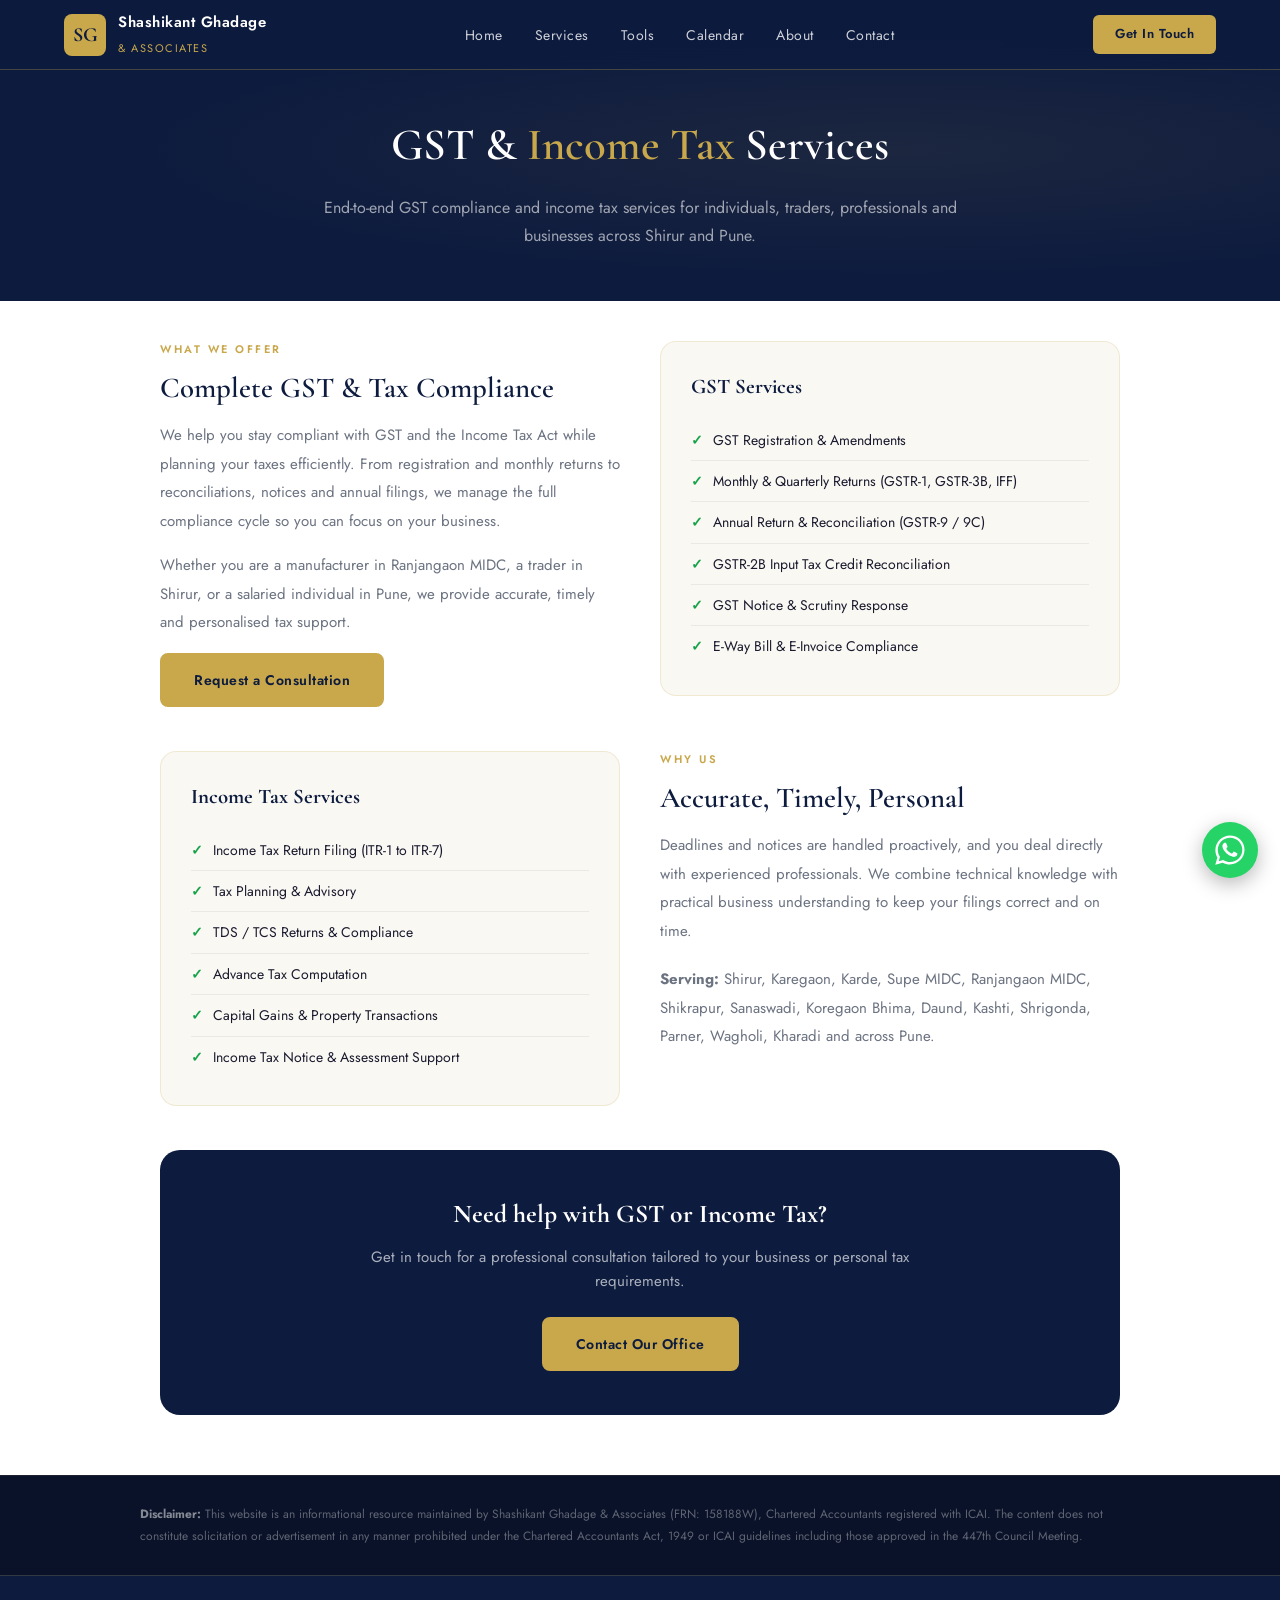
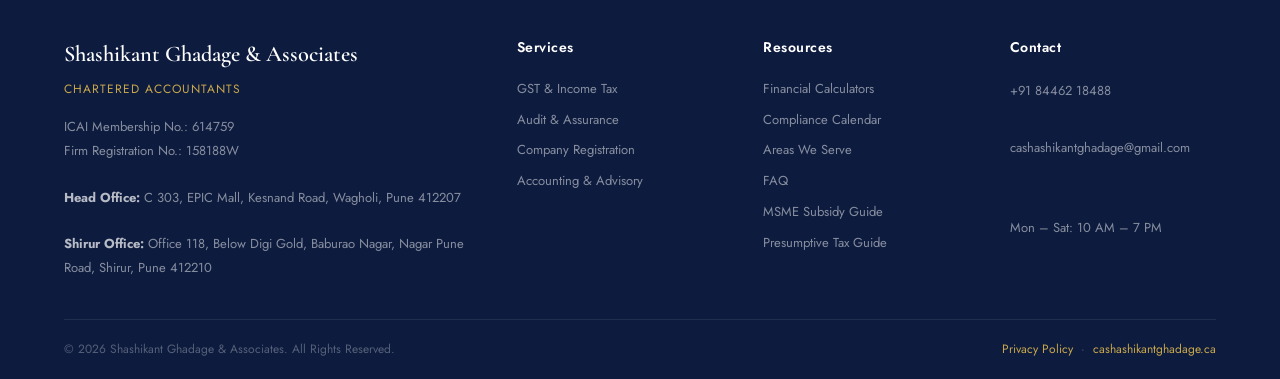
<file: gst-income-tax.html>
<!DOCTYPE html>
<html lang="en">
<head>
  <meta charset="UTF-8">
  <meta name="viewport" content="width=device-width, initial-scale=1.0">
  <title>GST & Income Tax Services in Shirur, Pune | CA Shashikant Ghadage</title>
  <meta name="description" content="GST registration, return filing, reconciliation and notice handling, plus Income Tax return filing, planning and TDS compliance by CA Shashikant Ghadage & Associates, Shirur, Pune.">
  <meta name="keywords" content="GST consultant Shirur, GST registration Pune, GST return filing Ranjangaon MIDC, Income Tax filing Shirur, TDS compliance Pune, CA Shashikant Ghadage">
  <link rel="icon" type="image/svg+xml" href="favicon.svg">
  <link rel="canonical" href="https://cashashikantghadage.ca/gst-income-tax.html">
  <link rel="preconnect" href="https://fonts.googleapis.com">
  <link href="https://fonts.googleapis.com/css2?family=Cormorant+Garamond:wght@400;600;700&family=Jost:wght@300;400;500;600&display=swap" rel="stylesheet">
  <link rel="stylesheet" href="style.css">
  <style>
    .svc-content { max-width: 1000px; margin: 0 auto; padding: 40px 20px 60px; }
    .svc-intro { display:grid; grid-template-columns: 1fr 1fr; gap:40px; align-items:start; margin-bottom:44px; }
    @media(max-width:768px){ .svc-intro{ grid-template-columns:1fr; gap:24px; } }
    .svc-intro p { font-size:15px; color:var(--muted); line-height:1.9; margin-bottom:16px; }
    .svc-checklist { background:var(--cream); border:1px solid var(--border); border-radius:16px; padding:28px 30px; }
    .svc-checklist h3 { font-family:'Cormorant Garamond',serif; font-size:1.3rem; color:var(--navy); margin-bottom:16px; }
    .svc-list2 { list-style:none; }
    .svc-list2 li { font-size:14px; color:var(--text); padding:9px 0; border-bottom:1px solid rgba(0,0,0,0.06); display:flex; gap:10px; align-items:flex-start; line-height:1.6; }
    .svc-list2 li:last-child{ border-bottom:none; }
    .svc-list2 li::before{ content:'\2713'; color:#16a34a; font-weight:bold; }
    .svc-cta { background:var(--navy); border-radius:20px; padding:44px; text-align:center; margin-top:8px; }
    .svc-cta h3 { font-family:'Cormorant Garamond',serif; color:var(--white); font-size:1.6rem; margin-bottom:10px; }
    .svc-cta p { color:rgba(255,255,255,0.65); font-size:15px; margin-bottom:24px; max-width:560px; margin-left:auto; margin-right:auto; }
    .svc-areas { font-size:13px; color:var(--muted); margin-top:20px; line-height:1.8; }
  </style>
  <script type="application/ld+json">
  {"@context":"https://schema.org","@type":"Service","serviceType":"GST & Income Tax Services","provider":{"@type":"AccountingService","name":"Shashikant Ghadage & Associates"},"areaServed":["Shirur","Ranjangaon MIDC","Shikrapur","Daund","Parner","Wagholi","Pune"],"url":"https://cashashikantghadage.ca/gst-income-tax.html"}
  </script>
</head>
<body>

<nav class="site-nav">
  <a class="logo" href="index.html">
    <div class="logo-icon">SG</div>
    <div class="logo-text"><span>Shashikant Ghadage</span><small>& Associates</small></div>
  </a>
  <ul class="nav-links">
    <li><a href="index.html">Home</a></li>
    <li><a href="index.html#services">Services</a></li>
    <li><a href="index.html#tools">Tools</a></li>
    <li><a href="compliance-calendar.html">Calendar</a></li>
    <li><a href="index.html#about">About</a></li>
    <li><a href="secure-contact.html">Contact</a></li>
  </ul>
  <a class="nav-cta" href="secure-contact.html">Get In Touch</a>
  <button class="hamburger" onclick="toggleMenu()" aria-label="Toggle navigation"><span></span><span></span><span></span></button>
</nav>

<div class="page-header">
  <h1>GST &amp; <em>Income Tax</em> Services</h1>
  <p>End-to-end GST compliance and income tax services for individuals, traders, professionals and businesses across Shirur and Pune.</p>
</div>

<div class="svc-content">
  <div class="svc-intro">
    <div>
      <div class="section-tag">What We Offer</div>
      <h2 style="font-size:1.8rem;">Complete GST &amp; Tax Compliance</h2>
      <p>We help you stay compliant with GST and the Income Tax Act while planning your taxes efficiently. From registration and monthly returns to reconciliations, notices and annual filings, we manage the full compliance cycle so you can focus on your business.</p>
      <p>Whether you are a manufacturer in Ranjangaon MIDC, a trader in Shirur, or a salaried individual in Pune, we provide accurate, timely and personalised tax support.</p>
      <a href="secure-contact.html" class="btn-primary">Request a Consultation</a>
    </div>
    <div class="svc-checklist">
      <h3>GST Services</h3>
      <ul class="svc-list2">
        <li>GST Registration &amp; Amendments</li>
        <li>Monthly &amp; Quarterly Returns (GSTR-1, GSTR-3B, IFF)</li>
        <li>Annual Return &amp; Reconciliation (GSTR-9 / 9C)</li>
        <li>GSTR-2B Input Tax Credit Reconciliation</li>
        <li>GST Notice &amp; Scrutiny Response</li>
        <li>E-Way Bill &amp; E-Invoice Compliance</li>
      </ul>
    </div>
  </div>

  <div class="svc-intro">
    <div class="svc-checklist">
      <h3>Income Tax Services</h3>
      <ul class="svc-list2">
        <li>Income Tax Return Filing (ITR-1 to ITR-7)</li>
        <li>Tax Planning &amp; Advisory</li>
        <li>TDS / TCS Returns &amp; Compliance</li>
        <li>Advance Tax Computation</li>
        <li>Capital Gains &amp; Property Transactions</li>
        <li>Income Tax Notice &amp; Assessment Support</li>
      </ul>
    </div>
    <div>
      <div class="section-tag">Why Us</div>
      <h2 style="font-size:1.8rem;">Accurate, Timely, Personal</h2>
      <p>Deadlines and notices are handled proactively, and you deal directly with experienced professionals. We combine technical knowledge with practical business understanding to keep your filings correct and on time.</p>
      <p class="svc-areas"><strong>Serving:</strong> Shirur, Karegaon, Karde, Supe MIDC, Ranjangaon MIDC, Shikrapur, Sanaswadi, Koregaon Bhima, Daund, Kashti, Shrigonda, Parner, Wagholi, Kharadi and across Pune.</p>
    </div>
  </div>

  <div class="svc-cta">
    <h3>Need help with GST or Income Tax?</h3>
    <p>Get in touch for a professional consultation tailored to your business or personal tax requirements.</p>
    <a href="secure-contact.html" class="btn-primary">Contact Our Office</a>
  </div>
</div>

<div class="disclaimer-bar">
  <p><strong>Disclaimer:</strong> This website is an informational resource maintained by Shashikant Ghadage &amp; Associates (FRN: 158188W), Chartered Accountants registered with ICAI. The content does not constitute solicitation or advertisement in any manner prohibited under the Chartered Accountants Act, 1949 or ICAI guidelines including those approved in the 447th Council Meeting.</p>
</div>

<footer class="site-footer">
  <div class="footer-grid">
    <div class="footer-brand">
      <h3>Shashikant Ghadage & Associates</h3>
      <div class="credentials">Chartered Accountants</div>
      <p>ICAI Membership No.: 614759<br>Firm Registration No.: 158188W<br><br><strong style="color:rgba(255,255,255,0.7);">Head Office:</strong> C 303, EPIC Mall, Kesnand Road, Wagholi, Pune 412207<br><br><strong style="color:rgba(255,255,255,0.7);">Shirur Office:</strong> Office 118, Below Digi Gold, Baburao Nagar, Nagar Pune Road, Shirur, Pune 412210</p>
    </div>
    <div class="footer-col">
      <h4>Services</h4>
      <a href="gst-income-tax.html">GST & Income Tax</a>
      <a href="audit-assurance.html">Audit & Assurance</a>
      <a href="company-registration.html">Company Registration</a>
      <a href="accounting-advisory.html">Accounting & Advisory</a>
    </div>
    <div class="footer-col">
      <h4>Resources</h4>
      <a href="index.html#tools">Financial Calculators</a>
      <a href="compliance-calendar.html">Compliance Calendar</a>
      <a href="index.html#areas">Areas We Serve</a>
      <a href="index.html#faq">FAQ</a>
      <a href="msme-subsidy-guide.html">MSME Subsidy Guide</a>
      <a href="presumptive-tax-guide.html">Presumptive Tax Guide</a>
    </div>
    <div class="footer-col">
      <h4>Contact</h4>
      <p><a href="tel:+918446218488" style="color:rgba(255,255,255,0.5); text-decoration:none;">+91 84462 18488</a><br>
      <a href="mailto:cashashikantghadage@gmail.com" style="color:rgba(255,255,255,0.5); text-decoration:none;">cashashikantghadage@gmail.com</a><br><br>
      Mon &ndash; Sat: 10 AM &ndash; 7 PM</p>
    </div>
  </div>
  <div class="footer-bottom">
    <p>&copy; 2026 Shashikant Ghadage & Associates. All Rights Reserved.</p>
    <p><a href="privacy-policy.html" style="color:var(--gold); text-decoration:none;">Privacy Policy</a> &nbsp;&middot;&nbsp; <a href="https://cashashikantghadage.ca">cashashikantghadage.ca</a></p>
  </div>
</footer>

<a class="wa-float" href="https://wa.me/918446218488?text=Hello%2C%20I%20would%20like%20to%20enquire%20about%20your%20GST%20and%20Income%20Tax%20services." target="_blank" rel="noopener" aria-label="Chat on WhatsApp">
  <svg viewBox="0 0 32 32" width="30" height="30" fill="currentColor" aria-hidden="true"><path d="M16 .4C7.4.4.4 7.4.4 16c0 2.8.7 5.5 2.1 7.9L.3 31.6l7.9-2.1c2.3 1.3 4.9 1.9 7.6 1.9h.1c8.6 0 15.6-7 15.6-15.6 0-4.2-1.6-8.1-4.6-11C24 2 20.1.4 16 .4zm0 28.5h-.1c-2.4 0-4.7-.6-6.7-1.9l-.5-.3-4.7 1.2 1.3-4.6-.3-.5c-1.3-2.1-2-4.5-2-7 0-7.2 5.9-13 13.1-13 3.5 0 6.8 1.4 9.2 3.8 2.5 2.5 3.8 5.7 3.8 9.2.1 7.2-5.8 13.1-12.9 13.1zm7.2-9.8c-.4-.2-2.3-1.1-2.7-1.3-.4-.1-.6-.2-.9.2-.3.4-1 1.3-1.2 1.5-.2.2-.4.3-.8.1-.4-.2-1.7-.6-3.2-2-1.2-1.1-2-2.4-2.2-2.8-.2-.4 0-.6.2-.8.2-.2.4-.4.5-.7.2-.2.2-.4.4-.6.1-.3.1-.5 0-.7-.1-.2-.9-2.2-1.3-3-.3-.8-.7-.7-.9-.7h-.8c-.3 0-.7.1-1 .5-.4.4-1.4 1.3-1.4 3.3 0 1.9 1.4 3.8 1.6 4.1.2.3 2.8 4.3 6.8 6 4 1.7 4 1.1 4.7 1.1.7-.1 2.3-.9 2.6-1.9.3-.9.3-1.7.2-1.9-.1-.1-.3-.2-.7-.4z"/></svg>
</a>

<script>
function toggleMenu() {
  document.querySelector('.site-nav').classList.toggle('menu-open');
  document.querySelector('.nav-links').classList.toggle('mobile-open');
}
document.querySelectorAll('.nav-links a').forEach(function(link) {
  link.addEventListener('click', function() {
    document.querySelector('.site-nav').classList.remove('menu-open');
    document.querySelector('.nav-links').classList.remove('mobile-open');
  });
});
</script>
</body>
</html>
</file>
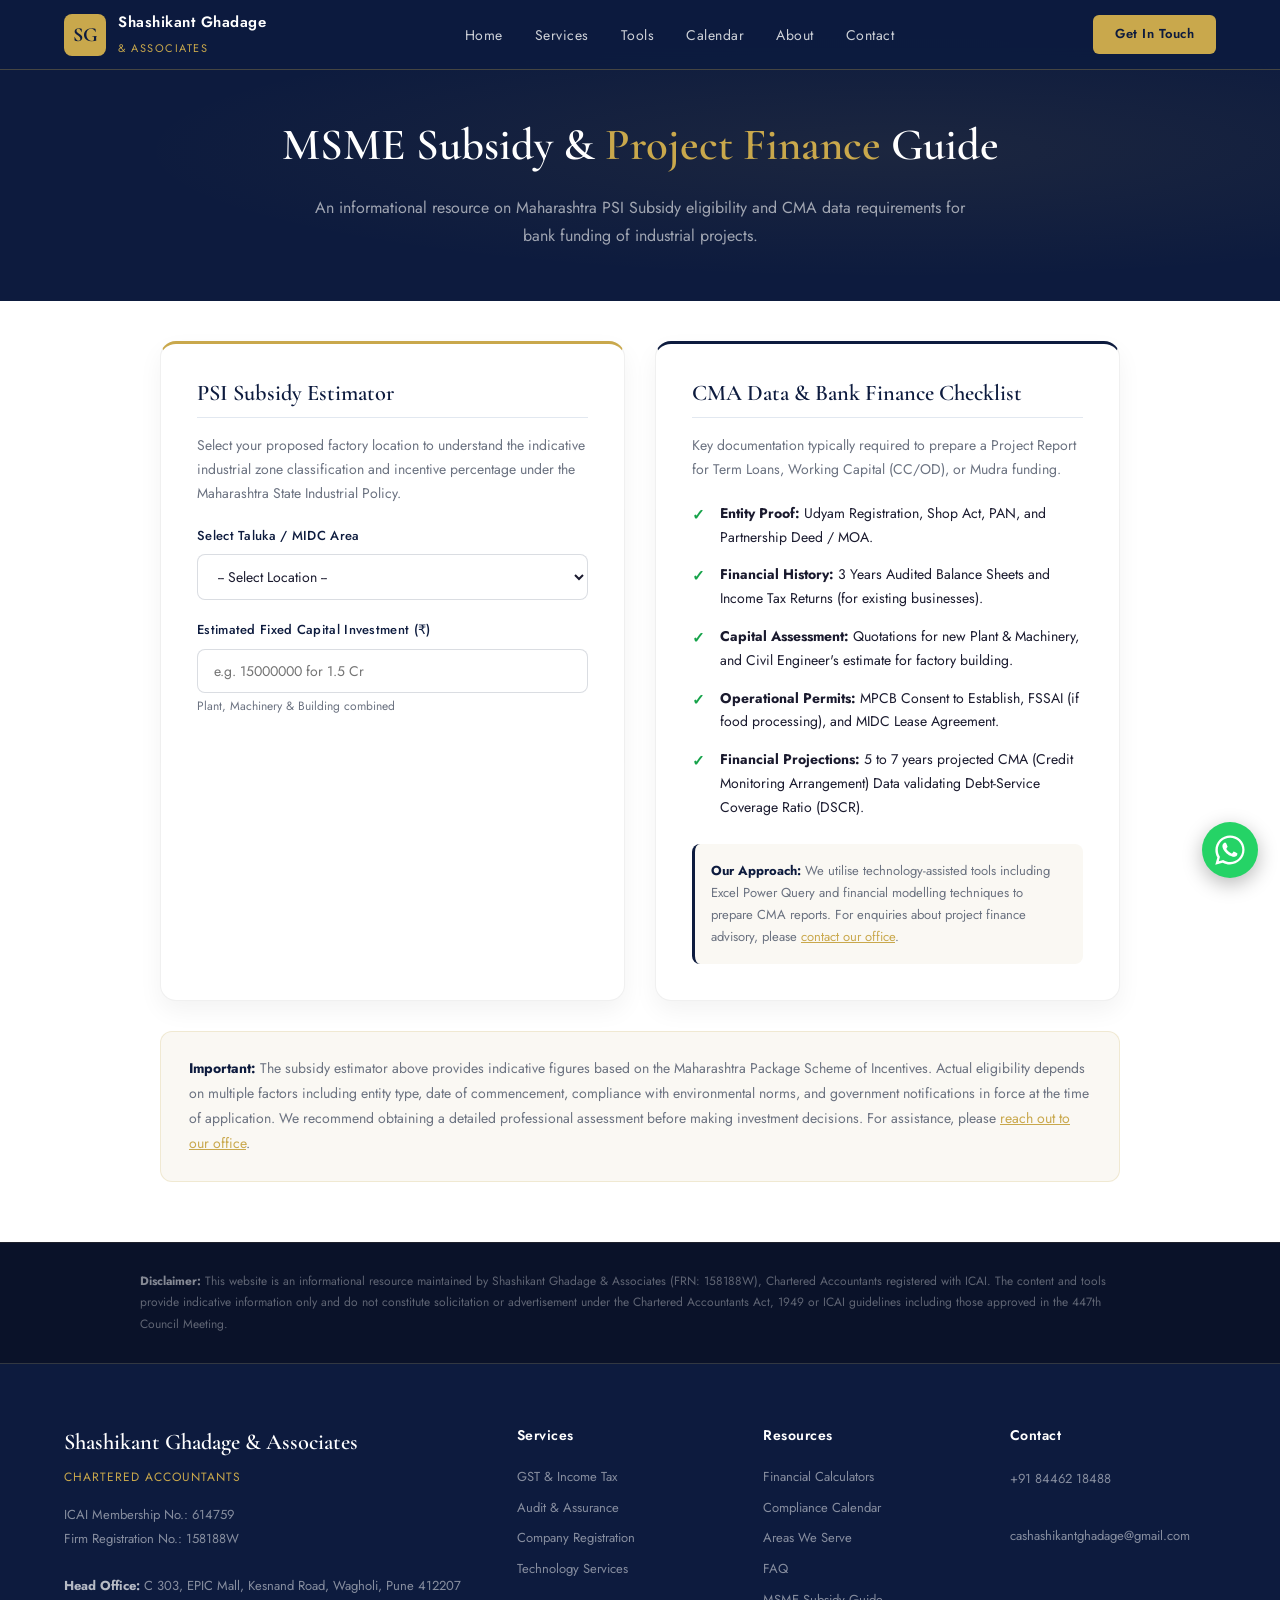
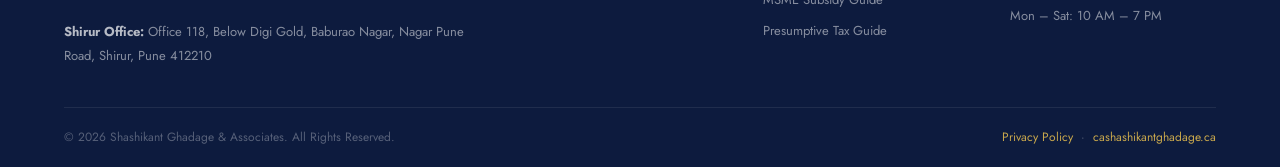
<file: msme-subsidy-guide.html>
<!DOCTYPE html>
<html lang="en">
<head>
  <meta charset="UTF-8">
  <meta name="viewport" content="width=device-width, initial-scale=1.0">
  <title>MSME Subsidy & Project Finance Guide | Shashikant Ghadage & Associates</title>
  <meta name="description" content="Informational guide on Maharashtra PSI Subsidy eligibility, industrial zone classification, and CMA data requirements for bank funding.">
  <meta property="og:title" content="MSME Subsidy & Project Finance Guide | Shashikant Ghadage & Associates">
  <meta property="og:description" content="Understand Maharashtra PSI Subsidy eligibility and CMA data requirements for bank funding.">
  <link rel="icon" type="image/svg+xml" href="favicon.svg">
  <link rel="canonical" href="https://cashashikantghadage.ca/msme-subsidy-guide.html">
  <link rel="preconnect" href="https://fonts.googleapis.com">
  <link href="https://fonts.googleapis.com/css2?family=Cormorant+Garamond:wght@400;600;700&family=Jost:wght@300;400;500;600&display=swap" rel="stylesheet">
  <link rel="stylesheet" href="style.css">
  <style>
    .page-content {
      max-width: 1000px; margin: 0 auto; padding: 40px 20px 60px;
      display: grid; grid-template-columns: 1fr 1fr; gap: 30px;
    }
    @media (max-width: 768px) { .page-content { grid-template-columns: 1fr; } }

    .guide-card {
      background: var(--white); padding: 36px; border-radius: 16px;
      box-shadow: 0 10px 25px rgba(0,0,0,0.05);
      border: 1px solid rgba(0,0,0,0.06);
    }
    .guide-card-gold { border-top: 3px solid var(--gold); }
    .guide-card-navy { border-top: 3px solid var(--navy); }

    .guide-card h2 {
      font-size: 1.4rem; margin-bottom: 16px;
      border-bottom: 1px solid var(--border-light); padding-bottom: 10px;
    }
    .guide-card > p { font-size: 14px; color: var(--muted); margin-bottom: 20px; line-height: 1.7; }

    /* Estimator result */
    .estimate-result {
      background: var(--navy); color: var(--white); padding: 24px;
      border-radius: 12px; margin-top: 20px; display: none;
      animation: fadeIn 0.4s ease;
    }
    .estimate-result.active { display: block; }
    @keyframes fadeIn { from { opacity:0; transform:translateY(10px); } to { opacity:1; transform:translateY(0); } }
    .zone-badge {
      display: inline-block; background: var(--gold); color: var(--navy);
      padding: 4px 16px; border-radius: 6px; font-weight: 600; font-size: 14px; margin-bottom: 14px;
    }
    .est-row {
      margin-bottom: 10px; font-size: 14px;
      border-bottom: 1px solid rgba(255,255,255,0.1); padding-bottom: 10px;
      display: flex; justify-content: space-between;
    }
    .est-row:last-child { border-bottom: none; margin-bottom: 0; padding-bottom: 0; }
    .est-row span:last-child { font-weight: 600; color: var(--gold); }

    /* Checklist */
    .checklist-item {
      margin-bottom: 14px; padding-left: 28px; position: relative;
      font-size: 14px; color: var(--text); line-height: 1.7;
    }
    .checklist-item::before {
      content: '\2713'; position: absolute; left: 0; top: 0;
      color: #16a34a; font-weight: bold; font-size: 1.1em;
    }

    .tech-note {
      background: var(--cream); padding: 16px; border-radius: 8px;
      border-left: 3px solid var(--navy); margin-top: 24px; font-size: 13px;
      color: var(--muted); line-height: 1.7;
    }
    .tech-note strong { color: var(--navy); }

    /* Full-width info note */
    .full-width { grid-column: 1 / -1; }
    .info-note {
      background: var(--cream); border: 1px solid var(--border);
      border-radius: 12px; padding: 24px 28px;
      font-size: 14px; color: var(--muted); line-height: 1.8;
    }
    .info-note strong { color: var(--navy); }
  </style>
</head>
<body>

<!-- NAVIGATION -->
<nav class="site-nav">
  <a class="logo" href="index.html">
    <div class="logo-icon">SG</div>
    <div class="logo-text"><span>Shashikant Ghadage</span><small>& Associates</small></div>
  </a>
  <ul class="nav-links">
    <li><a href="index.html">Home</a></li>
    <li><a href="index.html#services">Services</a></li>
    <li><a href="index.html#tools">Tools</a></li>
    <li><a href="compliance-calendar.html">Calendar</a></li>
    <li><a href="index.html#about">About</a></li>
    <li><a href="secure-contact.html">Contact</a></li>
  </ul>
  <a class="nav-cta" href="secure-contact.html">Get In Touch</a>
  <button class="hamburger" onclick="toggleMenu()" aria-label="Toggle navigation">
    <span></span><span></span><span></span>
  </button>
</nav>

<!-- PAGE HEADER -->
<div class="page-header">
  <h1>MSME Subsidy & <em>Project Finance</em> Guide</h1>
  <p>An informational resource on Maharashtra PSI Subsidy eligibility and CMA data requirements for bank funding of industrial projects.</p>
</div>

<!-- CONTENT -->
<div class="page-content">

  <!-- PSI Estimator -->
  <div class="guide-card guide-card-gold fade-up">
    <h2>PSI Subsidy Estimator</h2>
    <p>Select your proposed factory location to understand the indicative industrial zone classification and incentive percentage under the Maharashtra State Industrial Policy.</p>

    <div class="form-group">
      <label>Select Taluka / MIDC Area</label>
      <select id="talukaSelect" onchange="calculateSubsidy()">
        <option value="none">-- Select Location --</option>
        <option value="pune_city">Pune City / PCMC (Developed)</option>
        <option value="shirur">Shirur (Including Ranjangaon MIDC)</option>
        <option value="daund">Daund</option>
        <option value="parner">Parner (Supa MIDC)</option>
        <option value="shrigonda">Shrigonda</option>
        <option value="other_d">Other 'D' / 'D+' Zone Areas</option>
      </select>
    </div>

    <div class="form-group">
      <label>Estimated Fixed Capital Investment (&#8377;)</label>
      <input type="number" id="investmentAmount" placeholder="e.g. 15000000 for 1.5 Cr" oninput="calculateSubsidy()">
      <div class="form-hint">Plant, Machinery & Building combined</div>
    </div>

    <div class="estimate-result" id="resultBox">
      <div class="zone-badge" id="zoneBadge">Zone A</div>
      <p style="font-size:13px; color:#ccc; margin-bottom:14px;" id="zoneDesc">Highly Developed Area</p>
      <div class="est-row"><span>Max Subsidy on Investment</span> <span id="maxPercentage">0%</span></div>
      <div class="est-row"><span>Estimated Incentive Ceiling</span> <span id="estimatedCeiling">&#8377; 0</span></div>
      <div class="est-row"><span>Eligibility Period</span> <span id="eligibilityPeriod">0 Years</span></div>
      <p style="font-size:12px; color:#999; margin-top:14px; font-style:italic;">*Indicative figures. Actual incentives are distributed as SGST refunds, electricity duty exemptions, and interest subsidies over the eligibility period. Subject to government policy.</p>
    </div>
  </div>

  <!-- CMA Checklist -->
  <div class="guide-card guide-card-navy fade-up">
    <h2>CMA Data & Bank Finance Checklist</h2>
    <p>Key documentation typically required to prepare a Project Report for Term Loans, Working Capital (CC/OD), or Mudra funding.</p>

    <div class="checklist-item"><strong>Entity Proof:</strong> Udyam Registration, Shop Act, PAN, and Partnership Deed / MOA.</div>
    <div class="checklist-item"><strong>Financial History:</strong> 3 Years Audited Balance Sheets and Income Tax Returns (for existing businesses).</div>
    <div class="checklist-item"><strong>Capital Assessment:</strong> Quotations for new Plant & Machinery, and Civil Engineer's estimate for factory building.</div>
    <div class="checklist-item"><strong>Operational Permits:</strong> MPCB Consent to Establish, FSSAI (if food processing), and MIDC Lease Agreement.</div>
    <div class="checklist-item"><strong>Financial Projections:</strong> 5 to 7 years projected CMA (Credit Monitoring Arrangement) Data validating Debt-Service Coverage Ratio (DSCR).</div>

    <div class="tech-note">
      <strong>Our Approach:</strong> We utilise technology-assisted tools including Excel Power Query and financial modelling techniques to prepare CMA reports. For enquiries about project finance advisory, please <a href="secure-contact.html" style="color:var(--gold);">contact our office</a>.
    </div>
  </div>

  <!-- Info note -->
  <div class="full-width fade-up">
    <div class="info-note">
      <strong>Important:</strong> The subsidy estimator above provides indicative figures based on the Maharashtra Package Scheme of Incentives. Actual eligibility depends on multiple factors including entity type, date of commencement, compliance with environmental norms, and government notifications in force at the time of application. We recommend obtaining a detailed professional assessment before making investment decisions. For assistance, please <a href="secure-contact.html" style="color:var(--gold);">reach out to our office</a>.
    </div>
  </div>

</div>

<!-- DISCLAIMER -->
<div class="disclaimer-bar">
  <p><strong>Disclaimer:</strong> This website is an informational resource maintained by Shashikant Ghadage & Associates (FRN: 158188W), Chartered Accountants registered with ICAI. The content and tools provide indicative information only and do not constitute solicitation or advertisement under the Chartered Accountants Act, 1949 or ICAI guidelines including those approved in the 447th Council Meeting.</p>
</div>

<!-- FOOTER -->
<footer class="site-footer">
  <div class="footer-grid">
    <div class="footer-brand">
      <h3>Shashikant Ghadage & Associates</h3>
      <div class="credentials">Chartered Accountants</div>
      <p>ICAI Membership No.: 614759<br>Firm Registration No.: 158188W<br><br><strong style="color:rgba(255,255,255,0.7);">Head Office:</strong> C 303, EPIC Mall, Kesnand Road, Wagholi, Pune 412207<br><br><strong style="color:rgba(255,255,255,0.7);">Shirur Office:</strong> Office 118, Below Digi Gold, Baburao Nagar, Nagar Pune Road, Shirur, Pune 412210</p>
    </div>
    <div class="footer-col">
      <h4>Services</h4>
      <a href="gst-income-tax.html">GST & Income Tax</a>
      <a href="audit-assurance.html">Audit & Assurance</a>
      <a href="company-registration.html">Company Registration</a>
      <a href="automation-services.html">Technology Services</a>
    </div>
    <div class="footer-col">
      <h4>Resources</h4>
      <a href="index.html#tools">Financial Calculators</a>
      <a href="compliance-calendar.html">Compliance Calendar</a>
      <a href="index.html#areas">Areas We Serve</a>
      <a href="index.html#faq">FAQ</a>
      <a href="msme-subsidy-guide.html">MSME Subsidy Guide</a>
      <a href="presumptive-tax-guide.html">Presumptive Tax Guide</a>
    </div>
    <div class="footer-col">
      <h4>Contact</h4>
      <p><a href="tel:+918446218488" style="color:rgba(255,255,255,0.5); text-decoration:none;">+91 84462 18488</a><br>
      <a href="mailto:cashashikantghadage@gmail.com" style="color:rgba(255,255,255,0.5); text-decoration:none;">cashashikantghadage@gmail.com</a><br><br>
      Mon &ndash; Sat: 10 AM &ndash; 7 PM</p>
    </div>
  </div>
  <div class="footer-bottom">
    <p>&copy; 2026 Shashikant Ghadage & Associates. All Rights Reserved.</p>
    <p><a href="privacy-policy.html" style="color:var(--gold); text-decoration:none;">Privacy Policy</a> &nbsp;&middot;&nbsp; <a href="https://cashashikantghadage.ca">cashashikantghadage.ca</a></p>
  </div>
</footer>

<script>
/* Subsidy Policy Data — Update when state government changes PSI Policy */
var subsidyPolicy = {
  "pune_city": { zone: "Zone A",  desc: "Developed Area (Limited MSME Incentives)", percentage: 0,  years: 0 },
  "shirur":    { zone: "Zone C",  desc: "Developing Area",                          percentage: 40, years: 7 },
  "daund":     { zone: "Zone D",  desc: "Lesser Developed Area",                    percentage: 60, years: 10 },
  "parner":    { zone: "Zone D+", desc: "Least Developed Area",                     percentage: 70, years: 10 },
  "shrigonda": { zone: "Zone D+", desc: "Least Developed Area",                     percentage: 70, years: 10 },
  "other_d":   { zone: "Zone D+", desc: "Least Developed Area",                     percentage: 70, years: 10 }
};

var formatINR = new Intl.NumberFormat('en-IN', { style: 'currency', currency: 'INR', maximumFractionDigits: 0 });

function calculateSubsidy() {
  var taluka = document.getElementById('talukaSelect').value;
  var investment = parseFloat(document.getElementById('investmentAmount').value) || 0;
  var resultBox = document.getElementById('resultBox');
  if (taluka === "none") { resultBox.classList.remove('active'); return; }
  var policy = subsidyPolicy[taluka];
  var ceiling = investment * (policy.percentage / 100);
  document.getElementById('zoneBadge').innerText = policy.zone;
  document.getElementById('zoneDesc').innerText = policy.desc;
  document.getElementById('maxPercentage').innerText = policy.percentage + "%";
  document.getElementById('eligibilityPeriod').innerText = policy.years + " Years";
  var ceilingEl = document.getElementById('estimatedCeiling');
  if (policy.percentage === 0) {
    ceilingEl.innerText = "Not Eligible";
    ceilingEl.style.color = "#f87171";
  } else {
    ceilingEl.innerText = formatINR.format(ceiling);
    ceilingEl.style.color = "var(--gold)";
  }
  resultBox.classList.add('active');
}

/* Scroll animations */
var observer = new IntersectionObserver(function(entries) {
  entries.forEach(function(e) { if (e.isIntersecting) e.target.classList.add('visible'); });
}, { threshold: 0.1 });
document.querySelectorAll('.fade-up').forEach(function(el) { observer.observe(el); });

/* Hamburger */
function toggleMenu() {
  document.querySelector('.site-nav').classList.toggle('menu-open');
  document.querySelector('.nav-links').classList.toggle('mobile-open');
}
document.querySelectorAll('.nav-links a').forEach(function(link) {
  link.addEventListener('click', function() {
    document.querySelector('.site-nav').classList.remove('menu-open');
    document.querySelector('.nav-links').classList.remove('mobile-open');
  });
});
</script>
<!-- Floating WhatsApp -->
<a class="wa-float" href="https://wa.me/918446218488?text=Hello%2C%20I%20would%20like%20to%20enquire%20about%20your%20CA%20services." target="_blank" rel="noopener" aria-label="Chat on WhatsApp">
  <svg viewBox="0 0 32 32" width="30" height="30" fill="currentColor" aria-hidden="true"><path d="M16 .4C7.4.4.4 7.4.4 16c0 2.8.7 5.5 2.1 7.9L.3 31.6l7.9-2.1c2.3 1.3 4.9 1.9 7.6 1.9h.1c8.6 0 15.6-7 15.6-15.6 0-4.2-1.6-8.1-4.6-11C24 2 20.1.4 16 .4zm0 28.5h-.1c-2.4 0-4.7-.6-6.7-1.9l-.5-.3-4.7 1.2 1.3-4.6-.3-.5c-1.3-2.1-2-4.5-2-7 0-7.2 5.9-13 13.1-13 3.5 0 6.8 1.4 9.2 3.8 2.5 2.5 3.8 5.7 3.8 9.2.1 7.2-5.8 13.1-12.9 13.1zm7.2-9.8c-.4-.2-2.3-1.1-2.7-1.3-.4-.1-.6-.2-.9.2-.3.4-1 1.3-1.2 1.5-.2.2-.4.3-.8.1-.4-.2-1.7-.6-3.2-2-1.2-1.1-2-2.4-2.2-2.8-.2-.4 0-.6.2-.8.2-.2.4-.4.5-.7.2-.2.2-.4.4-.6.1-.3.1-.5 0-.7-.1-.2-.9-2.2-1.3-3-.3-.8-.7-.7-.9-.7h-.8c-.3 0-.7.1-1 .5-.4.4-1.4 1.3-1.4 3.3 0 1.9 1.4 3.8 1.6 4.1.2.3 2.8 4.3 6.8 6 4 1.7 4 1.1 4.7 1.1.7-.1 2.3-.9 2.6-1.9.3-.9.3-1.7.2-1.9-.1-.1-.3-.2-.7-.4z"/></svg>
</a>
</body>
</html>
</file>
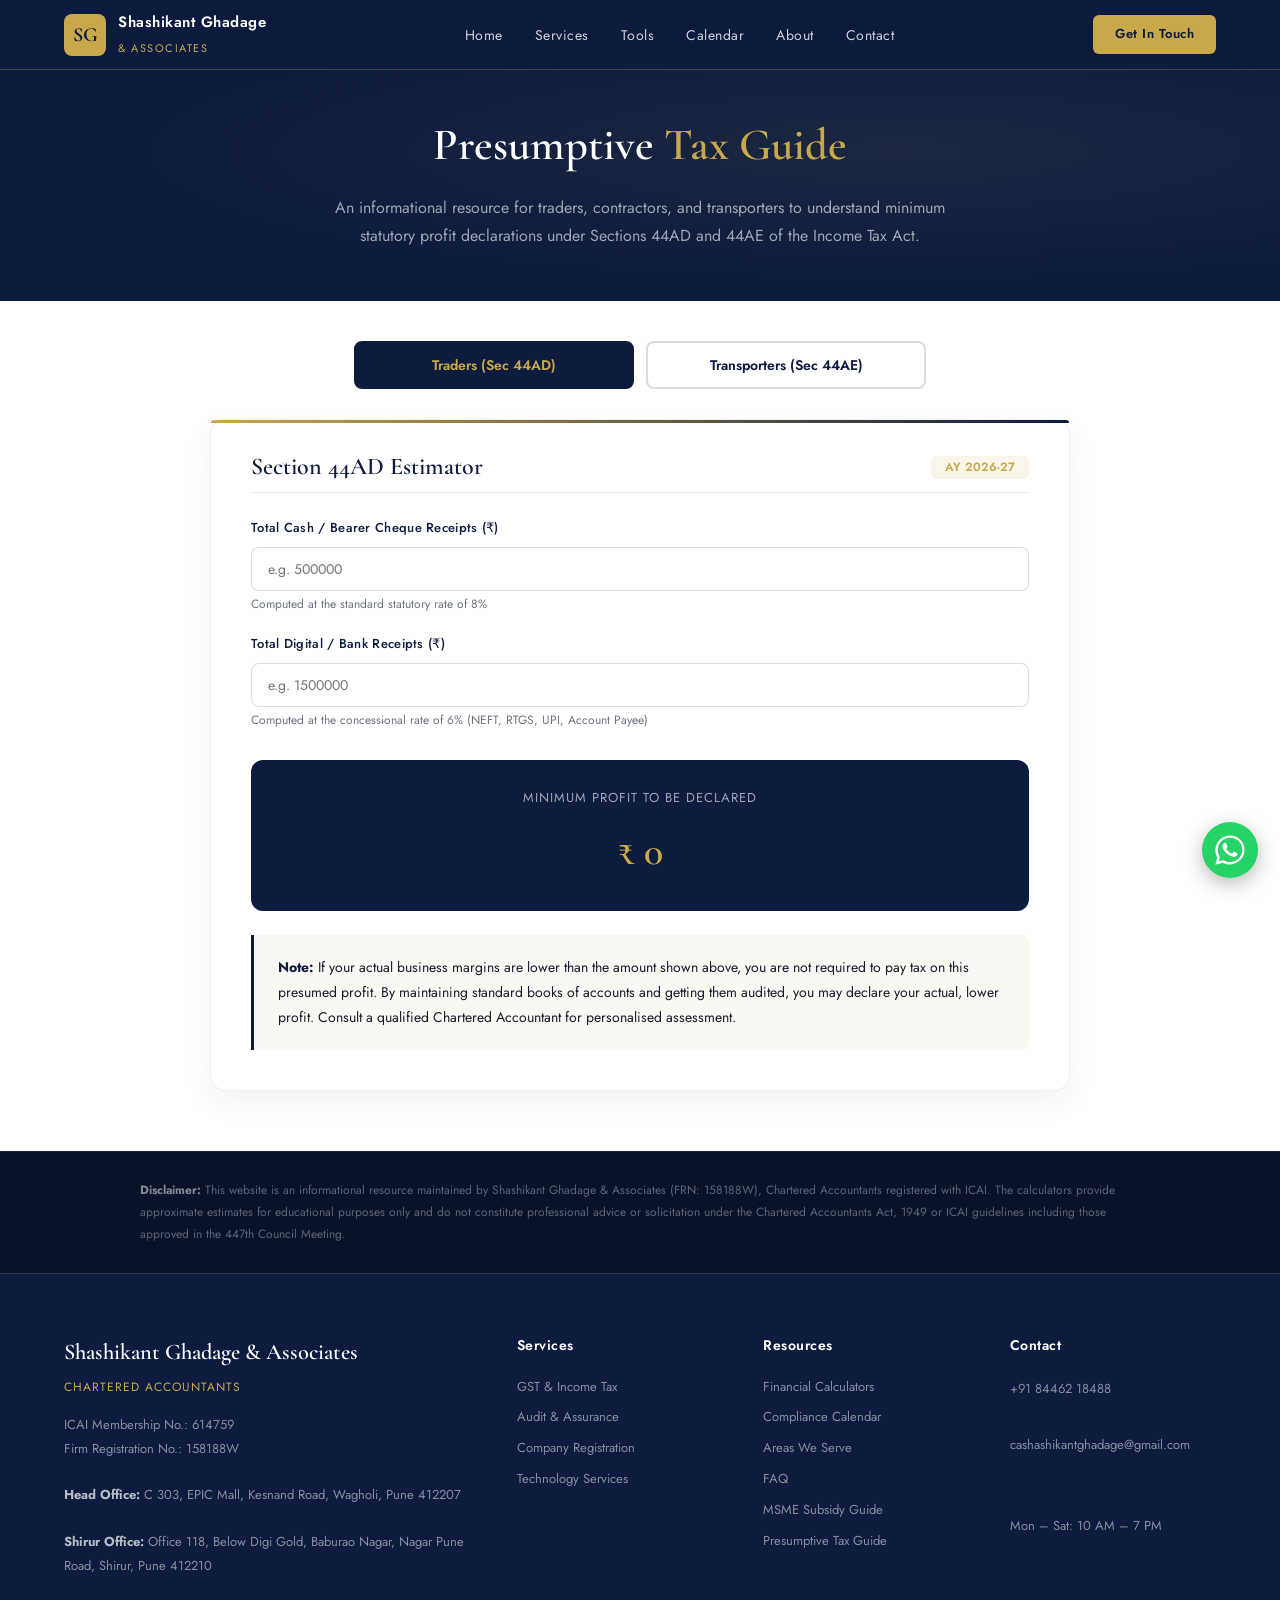
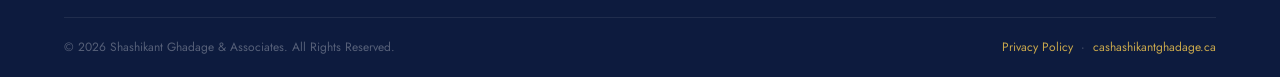
<file: presumptive-tax-guide.html>
<!DOCTYPE html>
<html lang="en">
<head>
  <meta charset="UTF-8">
  <meta name="viewport" content="width=device-width, initial-scale=1.0">
  <title>Presumptive Tax Guide | Shashikant Ghadage & Associates</title>
  <meta name="description" content="Informational guide on presumptive taxation under Section 44AD and 44AE. Estimate minimum statutory profit declarations for traders and transporters.">
  <meta property="og:title" content="Presumptive Tax Guide | Shashikant Ghadage & Associates">
  <meta property="og:description" content="Understand presumptive taxation under Section 44AD and 44AE with our informational estimator tools.">
  <link rel="icon" type="image/svg+xml" href="favicon.svg">
  <link rel="canonical" href="https://cashashikantghadage.ca/presumptive-tax-guide.html">
  <link rel="preconnect" href="https://fonts.googleapis.com">
  <link href="https://fonts.googleapis.com/css2?family=Cormorant+Garamond:wght@400;600;700&family=Jost:wght@300;400;500;600&display=swap" rel="stylesheet">
  <link rel="stylesheet" href="style.css">
  <style>
    .page-content { max-width: 900px; margin: 0 auto; padding: 40px 20px 60px; }

    /* Tabs */
    .tab-nav { display: flex; justify-content: center; gap: 12px; margin-bottom: 30px; }
    .tab-btn {
      background: var(--white); border: 2px solid rgba(13,27,62,0.15);
      color: var(--navy); padding: 12px 30px; border-radius: 8px;
      font-size: 14px; font-weight: 600; cursor: pointer; transition: all 0.2s;
      width: 50%; max-width: 280px; font-family: 'Jost', sans-serif;
    }
    .tab-btn.active { background: var(--navy); color: var(--gold); border-color: var(--navy); }

    /* Calculator Card */
    .calc-card {
      background: var(--white); padding: 40px; border-radius: 16px;
      box-shadow: 0 10px 30px rgba(0,0,0,0.05); display: none;
      border: 1px solid rgba(0,0,0,0.06);
      animation: fadeIn 0.4s ease;
    }
    .calc-card::before {
      content: ''; display: block; height: 3px; margin: -40px -40px 30px;
      background: linear-gradient(90deg, var(--gold), var(--navy));
      border-radius: 16px 16px 0 0;
    }
    .calc-card.active { display: block; }
    @keyframes fadeIn { from { opacity: 0; transform: translateY(10px); } to { opacity: 1; transform: translateY(0); } }

    .calc-title {
      font-family: 'Cormorant Garamond', serif;
      color: var(--navy); margin-bottom: 25px; font-size: 1.5em;
      border-bottom: 1px solid var(--border-light); padding-bottom: 10px;
      display: flex; justify-content: space-between; align-items: center;
    }
    .ay-badge {
      background: rgba(201,168,76,0.12); color: var(--gold);
      padding: 4px 14px; border-radius: 6px; font-size: 12px;
      font-weight: 600; font-family: 'Jost', sans-serif;
    }

    /* Result */
    .calc-result {
      background: var(--navy); color: var(--white); padding: 28px;
      border-radius: 12px; margin-top: 30px; text-align: center;
    }
    .calc-result h4 { font-size: 13px; color: rgba(255,255,255,0.6); margin-bottom: 10px; font-weight: 400; letter-spacing: 1px; text-transform: uppercase; }
    .calc-result-value {
      font-size: 2.5em; color: var(--gold); font-weight: 600;
      font-family: 'Cormorant Garamond', serif;
    }

    /* Info callout */
    .info-callout {
      background: var(--cream); border-left: 3px solid var(--navy);
      padding: 20px 24px; margin-top: 24px; border-radius: 0 8px 8px 0;
    }
    .info-callout p { font-size: 14px; color: var(--text); line-height: 1.8; }
    .info-callout strong { color: var(--navy); }

    .tonnage-group {
      display: none; background: var(--cream); padding: 16px;
      border-radius: 8px; border: 1px solid var(--border-light);
    }

    @media (max-width: 600px) {
      .tab-nav { flex-direction: column; align-items: center; }
      .tab-btn { width: 100%; max-width: 100%; }
      .calc-card { padding: 24px; }
      .calc-card::before { margin: -24px -24px 20px; }
    }
  </style>
</head>
<body>

<!-- NAVIGATION -->
<nav class="site-nav">
  <a class="logo" href="index.html">
    <div class="logo-icon">SG</div>
    <div class="logo-text"><span>Shashikant Ghadage</span><small>& Associates</small></div>
  </a>
  <ul class="nav-links">
    <li><a href="index.html">Home</a></li>
    <li><a href="index.html#services">Services</a></li>
    <li><a href="index.html#tools">Tools</a></li>
    <li><a href="compliance-calendar.html">Calendar</a></li>
    <li><a href="index.html#about">About</a></li>
    <li><a href="secure-contact.html">Contact</a></li>
  </ul>
  <a class="nav-cta" href="secure-contact.html">Get In Touch</a>
  <button class="hamburger" onclick="toggleMenu()" aria-label="Toggle navigation">
    <span></span><span></span><span></span>
  </button>
</nav>

<!-- PAGE HEADER -->
<div class="page-header">
  <h1>Presumptive <em>Tax Guide</em></h1>
  <p>An informational resource for traders, contractors, and transporters to understand minimum statutory profit declarations under Sections 44AD and 44AE of the Income Tax Act.</p>
</div>

<!-- CONTENT -->
<div class="page-content">

  <div class="tab-nav fade-up">
    <button class="tab-btn active" onclick="switchTab('tab-44ad', this)">Traders (Sec 44AD)</button>
    <button class="tab-btn" onclick="switchTab('tab-44ae', this)">Transporters (Sec 44AE)</button>
  </div>

  <!-- Section 44AD -->
  <div id="tab-44ad" class="calc-card active fade-up">
    <h2 class="calc-title">
      Section 44AD Estimator
      <span class="ay-badge" id="ay-1">AY 2026-27</span>
    </h2>

    <div class="form-group">
      <label>Total Cash / Bearer Cheque Receipts (&#8377;)</label>
      <input type="number" id="cashTurnover" placeholder="e.g. 500000" oninput="calculate44AD()">
      <div class="form-hint">Computed at the standard statutory rate of 8%</div>
    </div>

    <div class="form-group">
      <label>Total Digital / Bank Receipts (&#8377;)</label>
      <input type="number" id="digitalTurnover" placeholder="e.g. 1500000" oninput="calculate44AD()">
      <div class="form-hint">Computed at the concessional rate of 6% (NEFT, RTGS, UPI, Account Payee)</div>
    </div>

    <div class="calc-result">
      <h4>Minimum Profit to be Declared</h4>
      <div class="calc-result-value" id="result-44ad">&#8377; 0</div>
    </div>

    <div class="info-callout">
      <p><strong>Note:</strong> If your actual business margins are lower than the amount shown above, you are not required to pay tax on this presumed profit. By maintaining standard books of accounts and getting them audited, you may declare your actual, lower profit. Consult a qualified Chartered Accountant for personalised assessment.</p>
    </div>
  </div>

  <!-- Section 44AE -->
  <div id="tab-44ae" class="calc-card fade-up">
    <h2 class="calc-title">
      Section 44AE Fleet Estimator
      <span class="ay-badge" id="ay-2">AY 2026-27</span>
    </h2>
    <p style="margin-bottom:20px; color:var(--muted); font-size:14px;">Applicable for operators owning up to 10 goods carriages.</p>

    <div class="form-group">
      <label>Number of Light Commercial Vehicles (Under 12 MT)</label>
      <input type="number" id="lightVehicles" placeholder="0" max="10" oninput="calculate44AE()">
      <div class="form-hint">Computed at flat monthly rate per vehicle</div>
    </div>

    <div class="form-group">
      <label>Number of Heavy Goods Vehicles (Above 12 MT)</label>
      <input type="number" id="heavyVehicles" placeholder="0" max="10" oninput="calculate44AE()">
    </div>

    <div class="form-group tonnage-group" id="tonnage-group">
      <label>Average Tonnage Capacity of Heavy Vehicles</label>
      <input type="number" id="avgTonnage" placeholder="e.g. 15" oninput="calculate44AE()">
      <div class="form-hint">Computed per ton, per vehicle, per month</div>
    </div>

    <div class="calc-result">
      <h4>Estimated Presumed Profit (Per Annum)</h4>
      <div class="calc-result-value" id="result-44ae">&#8377; 0</div>
    </div>

    <div class="info-callout">
      <p><strong>Note:</strong> If your actual take-home profit is less than the figure above due to high operational costs (diesel, tolls, driver expenses), a standard audit may lower your tax outflow. Consult a qualified Chartered Accountant for personalised assessment.</p>
    </div>
  </div>

</div>

<!-- DISCLAIMER -->
<div class="disclaimer-bar">
  <p><strong>Disclaimer:</strong> This website is an informational resource maintained by Shashikant Ghadage & Associates (FRN: 158188W), Chartered Accountants registered with ICAI. The calculators provide approximate estimates for educational purposes only and do not constitute professional advice or solicitation under the Chartered Accountants Act, 1949 or ICAI guidelines including those approved in the 447th Council Meeting.</p>
</div>

<!-- FOOTER -->
<footer class="site-footer">
  <div class="footer-grid">
    <div class="footer-brand">
      <h3>Shashikant Ghadage & Associates</h3>
      <div class="credentials">Chartered Accountants</div>
      <p>ICAI Membership No.: 614759<br>Firm Registration No.: 158188W<br><br><strong style="color:rgba(255,255,255,0.7);">Head Office:</strong> C 303, EPIC Mall, Kesnand Road, Wagholi, Pune 412207<br><br><strong style="color:rgba(255,255,255,0.7);">Shirur Office:</strong> Office 118, Below Digi Gold, Baburao Nagar, Nagar Pune Road, Shirur, Pune 412210</p>
    </div>
    <div class="footer-col">
      <h4>Services</h4>
      <a href="gst-income-tax.html">GST & Income Tax</a>
      <a href="audit-assurance.html">Audit & Assurance</a>
      <a href="company-registration.html">Company Registration</a>
      <a href="automation-services.html">Technology Services</a>
    </div>
    <div class="footer-col">
      <h4>Resources</h4>
      <a href="index.html#tools">Financial Calculators</a>
      <a href="compliance-calendar.html">Compliance Calendar</a>
      <a href="index.html#areas">Areas We Serve</a>
      <a href="index.html#faq">FAQ</a>
      <a href="msme-subsidy-guide.html">MSME Subsidy Guide</a>
      <a href="presumptive-tax-guide.html">Presumptive Tax Guide</a>
    </div>
    <div class="footer-col">
      <h4>Contact</h4>
      <p><a href="tel:+918446218488" style="color:rgba(255,255,255,0.5); text-decoration:none;">+91 84462 18488</a><br>
      <a href="mailto:cashashikantghadage@gmail.com" style="color:rgba(255,255,255,0.5); text-decoration:none;">cashashikantghadage@gmail.com</a><br><br>
      Mon &ndash; Sat: 10 AM &ndash; 7 PM</p>
    </div>
  </div>
  <div class="footer-bottom">
    <p>&copy; 2026 Shashikant Ghadage & Associates. All Rights Reserved.</p>
    <p><a href="privacy-policy.html" style="color:var(--gold); text-decoration:none;">Privacy Policy</a> &nbsp;&middot;&nbsp; <a href="https://cashashikantghadage.ca">cashashikantghadage.ca</a></p>
  </div>
</footer>

<script>
/* Tax Config — Update rates here when government changes rules */
var taxConfig = {
  assessmentYear: "AY 2026-27",
  section44AD: { cashRate: 0.08, digitalRate: 0.06 },
  section44AE: { lightVehicleMonthlyRate: 7500, heavyVehicleRatePerTon: 1000 }
};

document.getElementById('ay-1').innerText = taxConfig.assessmentYear;
document.getElementById('ay-2').innerText = taxConfig.assessmentYear;

var formatINR = new Intl.NumberFormat('en-IN', { style: 'currency', currency: 'INR', maximumFractionDigits: 0 });

function switchTab(tabId, btnElement) {
  document.querySelectorAll('.calc-card').forEach(function(c) { c.classList.remove('active'); });
  document.querySelectorAll('.tab-btn').forEach(function(b) { b.classList.remove('active'); });
  document.getElementById(tabId).classList.add('active');
  btnElement.classList.add('active');
}

function calculate44AD() {
  var cash = parseFloat(document.getElementById('cashTurnover').value) || 0;
  var digital = parseFloat(document.getElementById('digitalTurnover').value) || 0;
  var total = cash * taxConfig.section44AD.cashRate + digital * taxConfig.section44AD.digitalRate;
  document.getElementById('result-44ad').innerText = formatINR.format(total);
}

function calculate44AE() {
  var light = parseInt(document.getElementById('lightVehicles').value) || 0;
  var heavy = parseInt(document.getElementById('heavyVehicles').value) || 0;
  var tonnage = parseFloat(document.getElementById('avgTonnage').value) || 0;
  var tg = document.getElementById('tonnage-group');
  tg.style.display = heavy > 0 ? 'block' : 'none';
  if (heavy <= 0) tonnage = 0;
  var lightProfit = light * taxConfig.section44AE.lightVehicleMonthlyRate * 12;
  var heavyProfit = heavy * tonnage * taxConfig.section44AE.heavyVehicleRatePerTon * 12;
  var total = lightProfit + heavyProfit;
  var el = document.getElementById('result-44ae');
  if ((light + heavy) > 10) {
    el.innerText = "Not Eligible (>10 Vehicles)";
    el.style.color = "#f87171"; el.style.fontSize = "1.6em";
  } else {
    el.innerText = formatINR.format(total);
    el.style.color = "var(--gold)"; el.style.fontSize = "2.5em";
  }
}

/* Scroll animations */
var observer = new IntersectionObserver(function(entries) {
  entries.forEach(function(e) { if (e.isIntersecting) e.target.classList.add('visible'); });
}, { threshold: 0.1 });
document.querySelectorAll('.fade-up').forEach(function(el) { observer.observe(el); });

/* Hamburger */
function toggleMenu() {
  document.querySelector('.site-nav').classList.toggle('menu-open');
  document.querySelector('.nav-links').classList.toggle('mobile-open');
}
document.querySelectorAll('.nav-links a').forEach(function(link) {
  link.addEventListener('click', function() {
    document.querySelector('.site-nav').classList.remove('menu-open');
    document.querySelector('.nav-links').classList.remove('mobile-open');
  });
});
</script>
<!-- Floating WhatsApp -->
<a class="wa-float" href="https://wa.me/918446218488?text=Hello%2C%20I%20would%20like%20to%20enquire%20about%20your%20CA%20services." target="_blank" rel="noopener" aria-label="Chat on WhatsApp">
  <svg viewBox="0 0 32 32" width="30" height="30" fill="currentColor" aria-hidden="true"><path d="M16 .4C7.4.4.4 7.4.4 16c0 2.8.7 5.5 2.1 7.9L.3 31.6l7.9-2.1c2.3 1.3 4.9 1.9 7.6 1.9h.1c8.6 0 15.6-7 15.6-15.6 0-4.2-1.6-8.1-4.6-11C24 2 20.1.4 16 .4zm0 28.5h-.1c-2.4 0-4.7-.6-6.7-1.9l-.5-.3-4.7 1.2 1.3-4.6-.3-.5c-1.3-2.1-2-4.5-2-7 0-7.2 5.9-13 13.1-13 3.5 0 6.8 1.4 9.2 3.8 2.5 2.5 3.8 5.7 3.8 9.2.1 7.2-5.8 13.1-12.9 13.1zm7.2-9.8c-.4-.2-2.3-1.1-2.7-1.3-.4-.1-.6-.2-.9.2-.3.4-1 1.3-1.2 1.5-.2.2-.4.3-.8.1-.4-.2-1.7-.6-3.2-2-1.2-1.1-2-2.4-2.2-2.8-.2-.4 0-.6.2-.8.2-.2.4-.4.5-.7.2-.2.2-.4.4-.6.1-.3.1-.5 0-.7-.1-.2-.9-2.2-1.3-3-.3-.8-.7-.7-.9-.7h-.8c-.3 0-.7.1-1 .5-.4.4-1.4 1.3-1.4 3.3 0 1.9 1.4 3.8 1.6 4.1.2.3 2.8 4.3 6.8 6 4 1.7 4 1.1 4.7 1.1.7-.1 2.3-.9 2.6-1.9.3-.9.3-1.7.2-1.9-.1-.1-.3-.2-.7-.4z"/></svg>
</a>
</body>
</html>
</file>
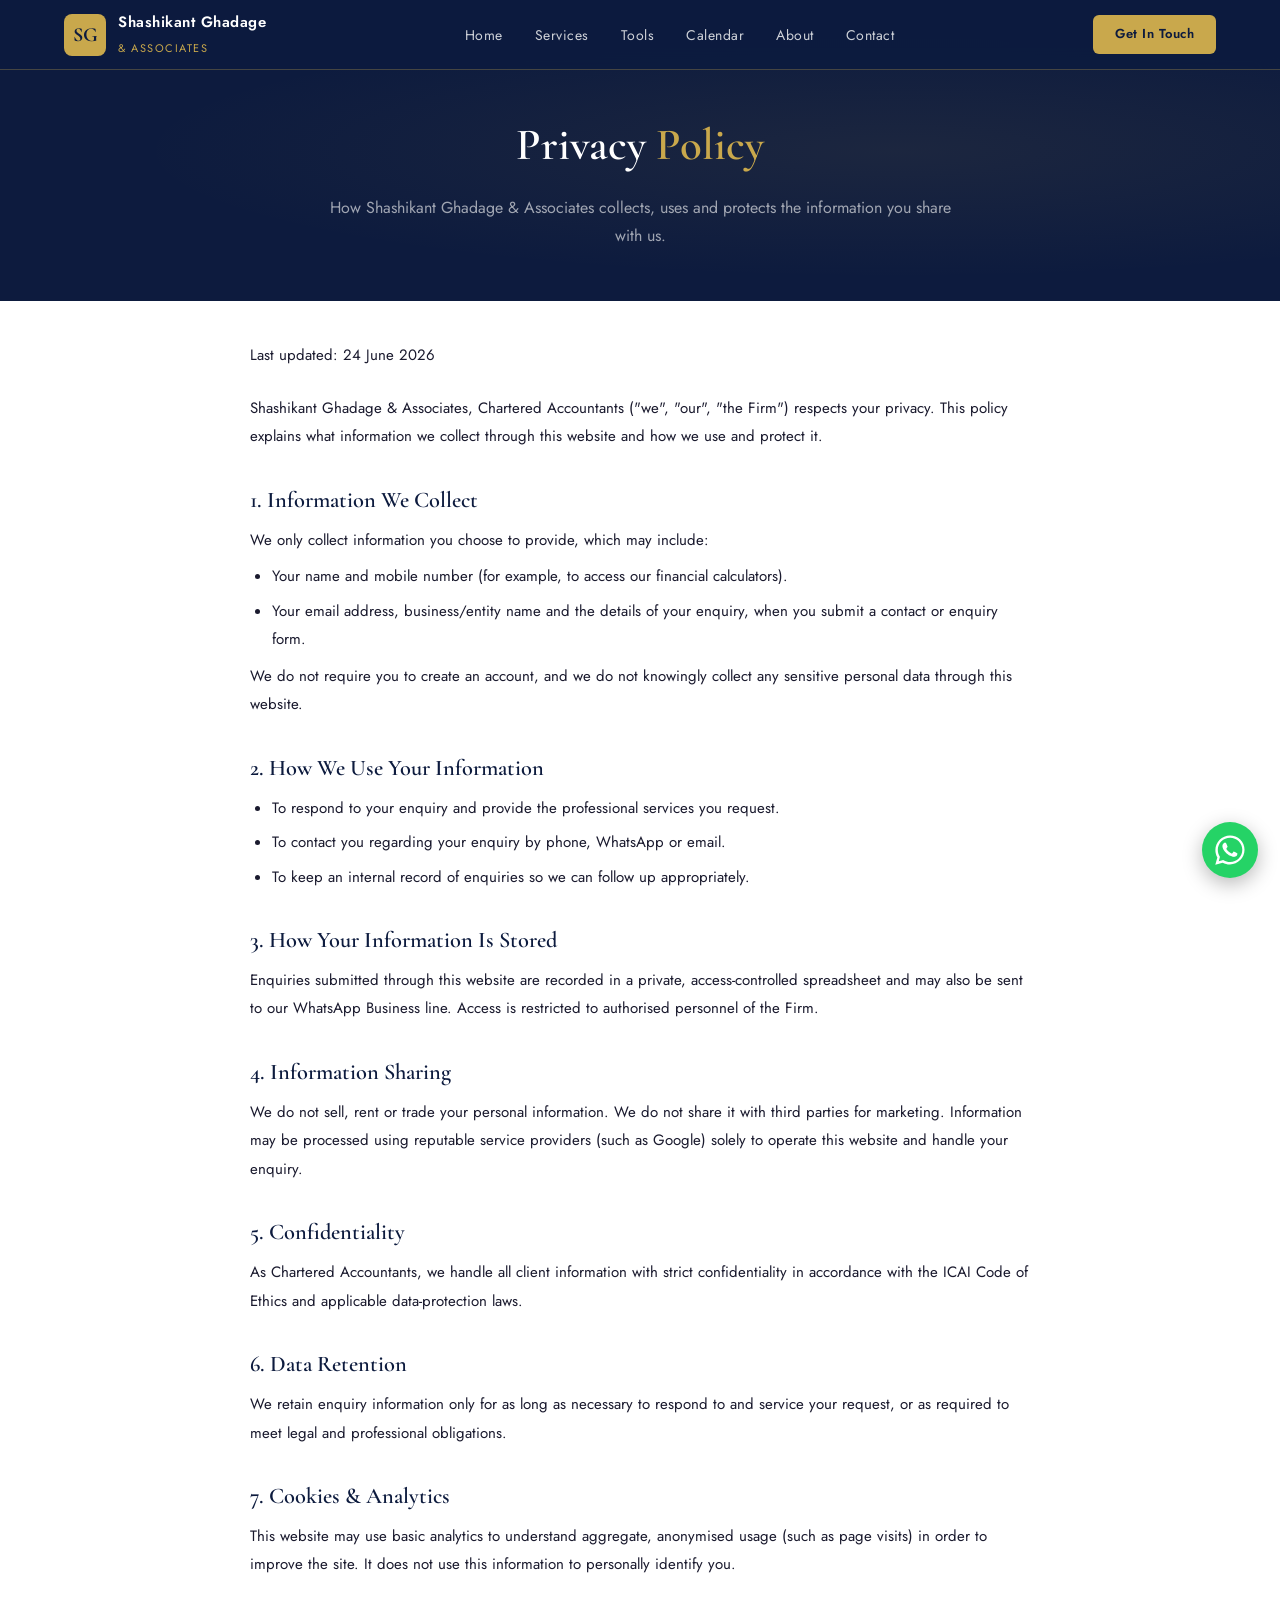
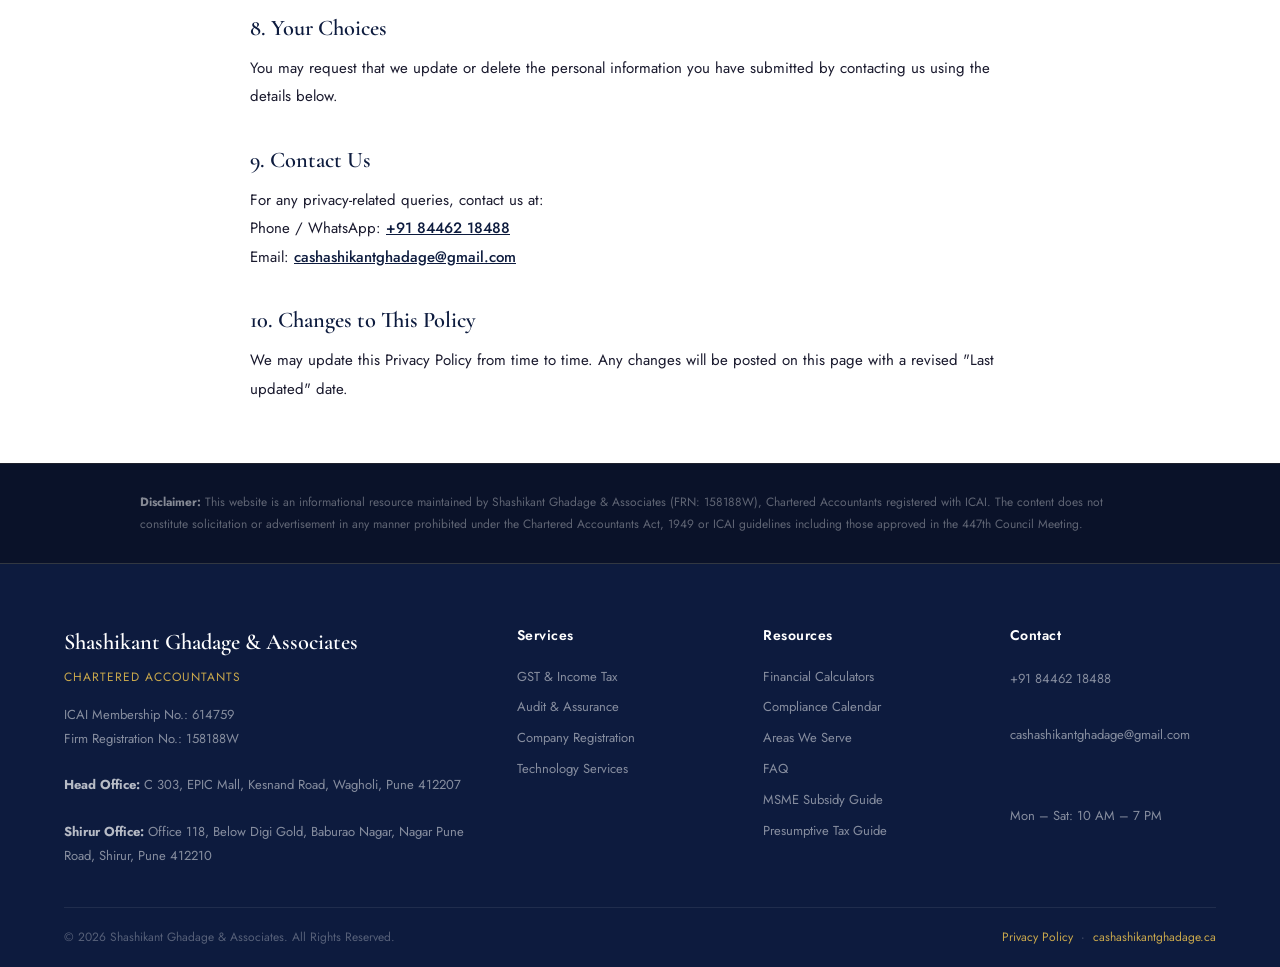
<file: privacy-policy.html>
<!DOCTYPE html>
<html lang="en">
<head>
  <meta charset="UTF-8">
  <meta name="viewport" content="width=device-width, initial-scale=1.0">
  <title>Privacy Policy | Shashikant Ghadage & Associates</title>
  <meta name="description" content="Privacy Policy of Shashikant Ghadage & Associates, Chartered Accountants — how we collect, use and protect personal information submitted through this website.">
  <meta name="robots" content="index, follow">
  <link rel="icon" type="image/svg+xml" href="favicon.svg">
  <link rel="canonical" href="https://cashashikantghadage.ca/privacy-policy.html">
  <link rel="preconnect" href="https://fonts.googleapis.com">
  <link href="https://fonts.googleapis.com/css2?family=Cormorant+Garamond:wght@400;600;700&family=Jost:wght@300;400;500;600&display=swap" rel="stylesheet">
  <link rel="stylesheet" href="style.css">
  <style>
    .policy-content { max-width: 820px; margin: 0 auto; padding: 40px 20px 60px; }
    .policy-content h2 { font-size: 1.4rem; margin: 36px 0 12px; }
    .policy-content h2:first-child { margin-top: 0; }
    .policy-content p, .policy-content li { font-size: 15px; color: var(--text); line-height: 1.9; }
    .policy-content ul { margin: 8px 0 8px 22px; }
    .policy-content li { margin-bottom: 6px; }
    .policy-content a { color: var(--navy); font-weight: 500; }
    .policy-updated { font-size: 13px; color: var(--muted); margin-bottom: 24px; }
  </style>
</head>
<body>

<!-- NAVIGATION -->
<nav class="site-nav">
  <a class="logo" href="index.html">
    <div class="logo-icon">SG</div>
    <div class="logo-text"><span>Shashikant Ghadage</span><small>& Associates</small></div>
  </a>
  <ul class="nav-links">
    <li><a href="index.html">Home</a></li>
    <li><a href="index.html#services">Services</a></li>
    <li><a href="index.html#tools">Tools</a></li>
    <li><a href="compliance-calendar.html">Calendar</a></li>
    <li><a href="index.html#about">About</a></li>
    <li><a href="secure-contact.html">Contact</a></li>
  </ul>
  <a class="nav-cta" href="secure-contact.html">Get In Touch</a>
  <button class="hamburger" onclick="toggleMenu()" aria-label="Toggle navigation">
    <span></span><span></span><span></span>
  </button>
</nav>

<!-- PAGE HEADER -->
<div class="page-header">
  <h1>Privacy <em>Policy</em></h1>
  <p>How Shashikant Ghadage &amp; Associates collects, uses and protects the information you share with us.</p>
</div>

<!-- CONTENT -->
<div class="policy-content">
  <p class="policy-updated">Last updated: 24 June 2026</p>

  <p>Shashikant Ghadage &amp; Associates, Chartered Accountants ("we", "our", "the Firm") respects your privacy. This policy explains what information we collect through this website and how we use and protect it.</p>

  <h2>1. Information We Collect</h2>
  <p>We only collect information you choose to provide, which may include:</p>
  <ul>
    <li>Your name and mobile number (for example, to access our financial calculators).</li>
    <li>Your email address, business/entity name and the details of your enquiry, when you submit a contact or enquiry form.</li>
  </ul>
  <p>We do not require you to create an account, and we do not knowingly collect any sensitive personal data through this website.</p>

  <h2>2. How We Use Your Information</h2>
  <ul>
    <li>To respond to your enquiry and provide the professional services you request.</li>
    <li>To contact you regarding your enquiry by phone, WhatsApp or email.</li>
    <li>To keep an internal record of enquiries so we can follow up appropriately.</li>
  </ul>

  <h2>3. How Your Information Is Stored</h2>
  <p>Enquiries submitted through this website are recorded in a private, access-controlled spreadsheet and may also be sent to our WhatsApp Business line. Access is restricted to authorised personnel of the Firm.</p>

  <h2>4. Information Sharing</h2>
  <p>We do not sell, rent or trade your personal information. We do not share it with third parties for marketing. Information may be processed using reputable service providers (such as Google) solely to operate this website and handle your enquiry.</p>

  <h2>5. Confidentiality</h2>
  <p>As Chartered Accountants, we handle all client information with strict confidentiality in accordance with the ICAI Code of Ethics and applicable data-protection laws.</p>

  <h2>6. Data Retention</h2>
  <p>We retain enquiry information only for as long as necessary to respond to and service your request, or as required to meet legal and professional obligations.</p>

  <h2>7. Cookies &amp; Analytics</h2>
  <p>This website may use basic analytics to understand aggregate, anonymised usage (such as page visits) in order to improve the site. It does not use this information to personally identify you.</p>

  <h2>8. Your Choices</h2>
  <p>You may request that we update or delete the personal information you have submitted by contacting us using the details below.</p>

  <h2>9. Contact Us</h2>
  <p>For any privacy-related queries, contact us at:<br>
  Phone / WhatsApp: <a href="tel:+918446218488">+91 84462 18488</a><br>
  Email: <a href="mailto:cashashikantghadage@gmail.com">cashashikantghadage@gmail.com</a></p>

  <h2>10. Changes to This Policy</h2>
  <p>We may update this Privacy Policy from time to time. Any changes will be posted on this page with a revised "Last updated" date.</p>
</div>

<!-- DISCLAIMER -->
<div class="disclaimer-bar">
  <p><strong>Disclaimer:</strong> This website is an informational resource maintained by Shashikant Ghadage &amp; Associates (FRN: 158188W), Chartered Accountants registered with ICAI. The content does not constitute solicitation or advertisement in any manner prohibited under the Chartered Accountants Act, 1949 or ICAI guidelines including those approved in the 447th Council Meeting.</p>
</div>

<!-- FOOTER -->
<footer class="site-footer">
  <div class="footer-grid">
    <div class="footer-brand">
      <h3>Shashikant Ghadage & Associates</h3>
      <div class="credentials">Chartered Accountants</div>
      <p>ICAI Membership No.: 614759<br>Firm Registration No.: 158188W<br><br><strong style="color:rgba(255,255,255,0.7);">Head Office:</strong> C 303, EPIC Mall, Kesnand Road, Wagholi, Pune 412207<br><br><strong style="color:rgba(255,255,255,0.7);">Shirur Office:</strong> Office 118, Below Digi Gold, Baburao Nagar, Nagar Pune Road, Shirur, Pune 412210</p>
    </div>
    <div class="footer-col">
      <h4>Services</h4>
      <a href="index.html#services">GST & Income Tax</a>
      <a href="index.html#services">Audit & Assurance</a>
      <a href="index.html#services">Company Registration</a>
      <a href="automation-services.html">Technology Services</a>
    </div>
    <div class="footer-col">
      <h4>Resources</h4>
      <a href="index.html#tools">Financial Calculators</a>
      <a href="compliance-calendar.html">Compliance Calendar</a>
      <a href="index.html#areas">Areas We Serve</a>
      <a href="index.html#faq">FAQ</a>
      <a href="msme-subsidy-guide.html">MSME Subsidy Guide</a>
      <a href="presumptive-tax-guide.html">Presumptive Tax Guide</a>
    </div>
    <div class="footer-col">
      <h4>Contact</h4>
      <p><a href="tel:+918446218488" style="color:rgba(255,255,255,0.5); text-decoration:none;">+91 84462 18488</a><br>
      <a href="mailto:cashashikantghadage@gmail.com" style="color:rgba(255,255,255,0.5); text-decoration:none;">cashashikantghadage@gmail.com</a><br><br>
      Mon &ndash; Sat: 10 AM &ndash; 7 PM</p>
    </div>
  </div>
  <div class="footer-bottom">
    <p>&copy; 2026 Shashikant Ghadage & Associates. All Rights Reserved.</p>
    <p><a href="privacy-policy.html" style="color:var(--gold); text-decoration:none;">Privacy Policy</a> &nbsp;&middot;&nbsp; <a href="https://cashashikantghadage.ca">cashashikantghadage.ca</a></p>
  </div>
</footer>

<!-- Floating WhatsApp -->
<a class="wa-float" href="https://wa.me/918446218488?text=Hello%2C%20I%20would%20like%20to%20enquire%20about%20your%20CA%20services." target="_blank" rel="noopener" aria-label="Chat on WhatsApp">
  <svg viewBox="0 0 32 32" width="30" height="30" fill="currentColor" aria-hidden="true"><path d="M16 .4C7.4.4.4 7.4.4 16c0 2.8.7 5.5 2.1 7.9L.3 31.6l7.9-2.1c2.3 1.3 4.9 1.9 7.6 1.9h.1c8.6 0 15.6-7 15.6-15.6 0-4.2-1.6-8.1-4.6-11C24 2 20.1.4 16 .4zm0 28.5h-.1c-2.4 0-4.7-.6-6.7-1.9l-.5-.3-4.7 1.2 1.3-4.6-.3-.5c-1.3-2.1-2-4.5-2-7 0-7.2 5.9-13 13.1-13 3.5 0 6.8 1.4 9.2 3.8 2.5 2.5 3.8 5.7 3.8 9.2.1 7.2-5.8 13.1-12.9 13.1zm7.2-9.8c-.4-.2-2.3-1.1-2.7-1.3-.4-.1-.6-.2-.9.2-.3.4-1 1.3-1.2 1.5-.2.2-.4.3-.8.1-.4-.2-1.7-.6-3.2-2-1.2-1.1-2-2.4-2.2-2.8-.2-.4 0-.6.2-.8.2-.2.4-.4.5-.7.2-.2.2-.4.4-.6.1-.3.1-.5 0-.7-.1-.2-.9-2.2-1.3-3-.3-.8-.7-.7-.9-.7h-.8c-.3 0-.7.1-1 .5-.4.4-1.4 1.3-1.4 3.3 0 1.9 1.4 3.8 1.6 4.1.2.3 2.8 4.3 6.8 6 4 1.7 4 1.1 4.7 1.1.7-.1 2.3-.9 2.6-1.9.3-.9.3-1.7.2-1.9-.1-.1-.3-.2-.7-.4z"/></svg>
</a>

<script>
function toggleMenu() {
  document.querySelector('.site-nav').classList.toggle('menu-open');
  document.querySelector('.nav-links').classList.toggle('mobile-open');
}
document.querySelectorAll('.nav-links a').forEach(function(link) {
  link.addEventListener('click', function() {
    document.querySelector('.site-nav').classList.remove('menu-open');
    document.querySelector('.nav-links').classList.remove('mobile-open');
  });
});
</script>
</body>
</html>
</file>
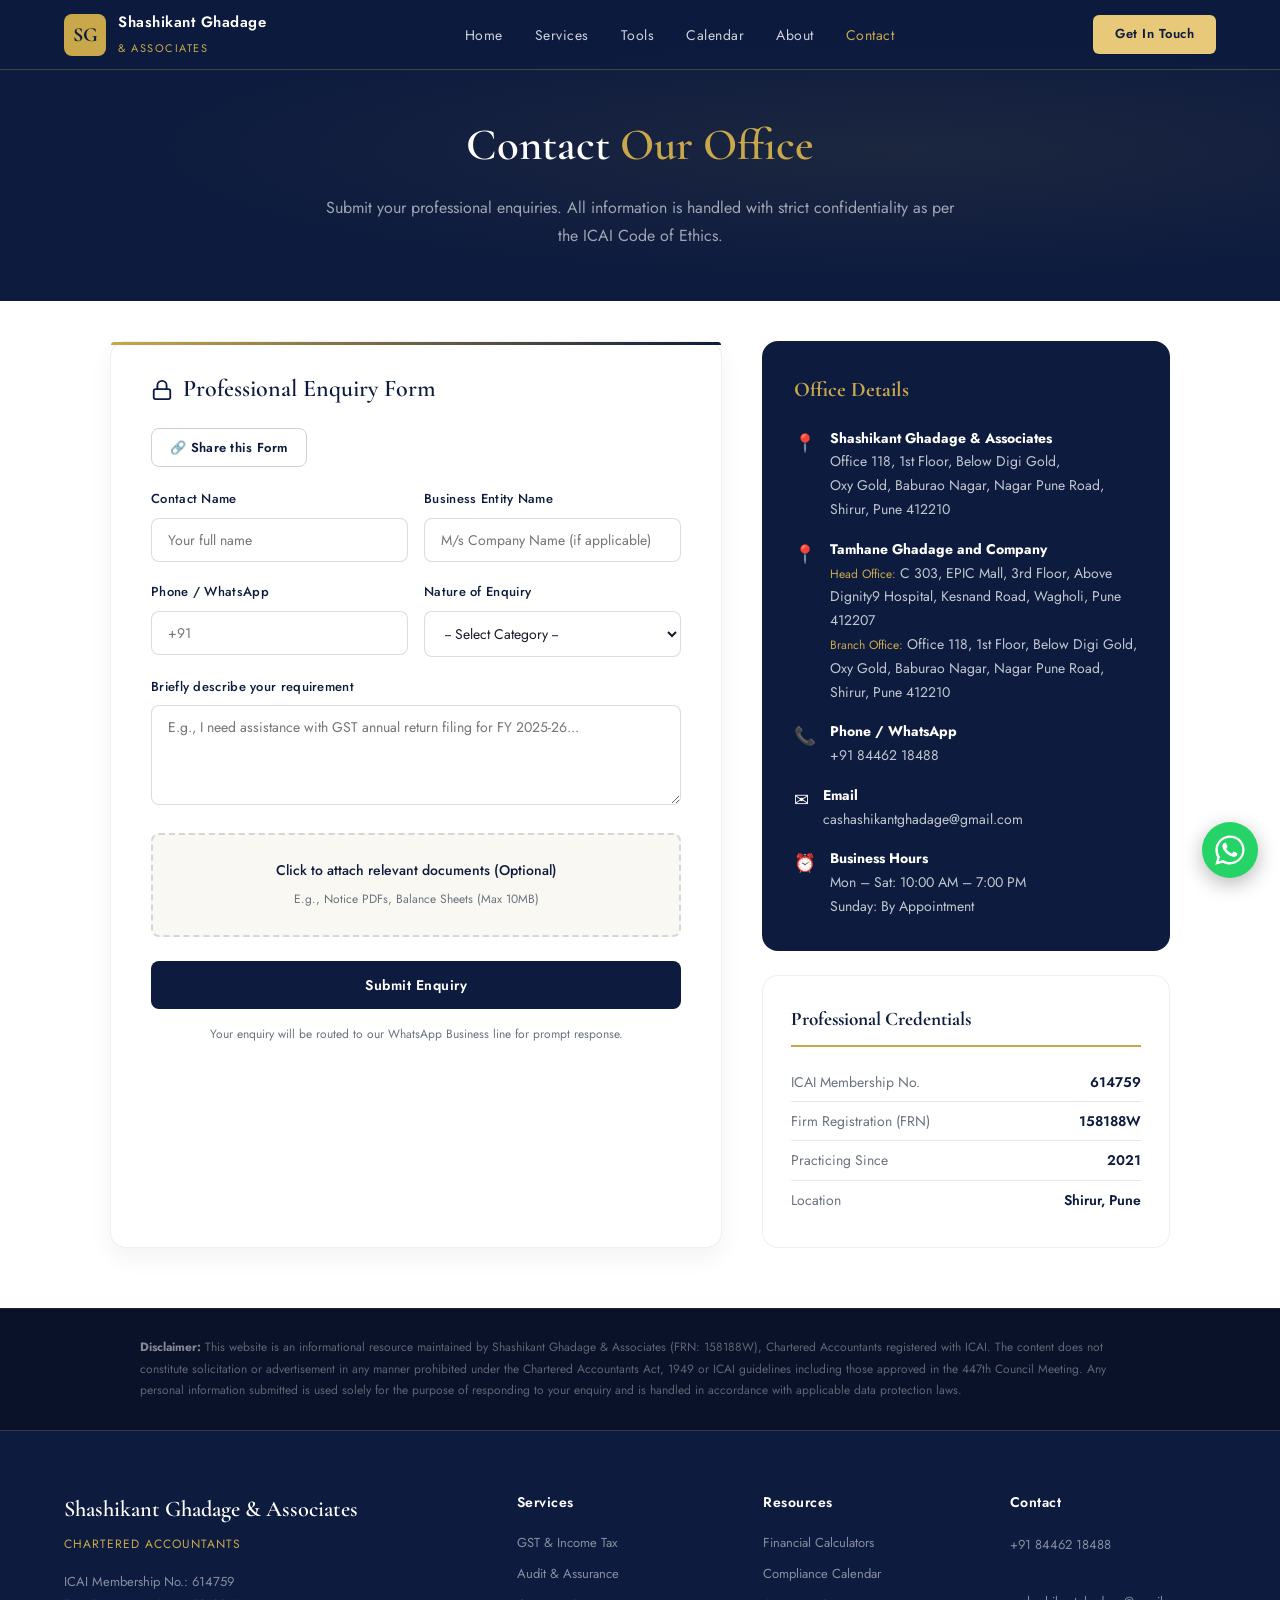
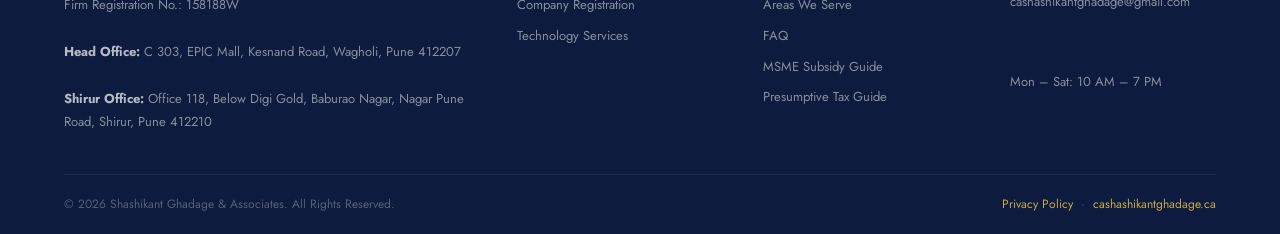
<file: secure-contact.html>
<!DOCTYPE html>
<html lang="en">
<head>
  <meta charset="UTF-8">
  <meta name="viewport" content="width=device-width, initial-scale=1.0">
  <title>Contact Us | Shashikant Ghadage & Associates</title>
  <meta name="description" content="Contact Shashikant Ghadage & Associates, Chartered Accountants in Shirur, Pune for professional enquiries regarding GST, Income Tax, Audit and Advisory services.">
  <meta property="og:title" content="Contact Us | Shashikant Ghadage & Associates">
  <meta property="og:description" content="Reach out for professional enquiries regarding CA services.">
  <link rel="icon" type="image/svg+xml" href="favicon.svg">
  <link rel="canonical" href="https://cashashikantghadage.ca/secure-contact.html">
  <link rel="preconnect" href="https://fonts.googleapis.com">
  <link href="https://fonts.googleapis.com/css2?family=Cormorant+Garamond:wght@400;600;700&family=Jost:wght@300;400;500;600&display=swap" rel="stylesheet">
  <link rel="stylesheet" href="style.css">
  <style>
    .page-content {
      max-width: 1100px; margin: 0 auto; padding: 40px 20px 60px;
      display: grid; grid-template-columns: 3fr 2fr; gap: 40px;
    }
    @media (max-width: 850px) { .page-content { grid-template-columns: 1fr; } }

    /* Form Card */
    .contact-card {
      background: var(--white); padding: 40px; border-radius: 16px;
      box-shadow: 0 10px 25px rgba(0,0,0,0.05);
      border: 1px solid rgba(0,0,0,0.06);
    }
    .contact-card::before {
      content: ''; display: block; height: 3px; margin: -40px -40px 30px;
      background: linear-gradient(90deg, var(--gold), var(--navy));
      border-radius: 16px 16px 0 0;
    }
    .contact-card-title {
      font-family: 'Cormorant Garamond', serif;
      color: var(--navy); margin-bottom: 24px; font-size: 1.5em;
      display: flex; align-items: center; gap: 10px;
    }
    .contact-card-title svg { color: var(--navy); }

    .submit-btn {
      background: var(--navy); color: var(--white); border: none;
      padding: 14px; width: 100%; border-radius: 8px; font-size: 14px;
      font-weight: 600; cursor: pointer; transition: all 0.2s;
      font-family: 'Jost', sans-serif; letter-spacing: 0.5px;
    }
    .submit-btn:hover { background: var(--gold); color: var(--navy); }

    .form-note {
      text-align: center; font-size: 12px; color: var(--muted); margin-top: 16px;
    }

    /* Info Panel */
    .info-panel { display: flex; flex-direction: column; gap: 24px; }
    .info-card {
      background: var(--navy); color: var(--white); padding: 32px;
      border-radius: 16px;
    }
    .info-card h3 {
      font-family: 'Cormorant Garamond', serif;
      color: var(--gold); margin-bottom: 20px; font-size: 1.3em;
    }
    .info-detail { display: flex; gap: 14px; margin-bottom: 16px; align-items: flex-start; }
    .info-detail:last-child { margin-bottom: 0; }
    .info-icon { font-size: 1.1em; flex-shrink: 0; margin-top: 2px; }
    .info-detail p { font-size: 14px; color: rgba(255,255,255,0.75); line-height: 1.7; margin: 0; }
    .info-detail strong { color: var(--white); }
    .info-detail a { color: rgba(255,255,255,0.75); text-decoration: none; }
    .info-detail a:hover { color: var(--gold); }

    .credentials-card {
      background: var(--white); color: var(--navy); padding: 28px;
      border-radius: 16px; border: 1px solid rgba(0,0,0,0.06);
    }
    .credentials-card h3 {
      font-family: 'Cormorant Garamond', serif;
      color: var(--navy); margin-bottom: 16px; font-size: 1.2em;
      border-bottom: 2px solid var(--gold); padding-bottom: 10px;
    }
    .cred-row {
      display: flex; justify-content: space-between; padding: 8px 0;
      font-size: 14px; border-bottom: 1px solid var(--border-light);
    }
    .cred-row:last-child { border-bottom: none; }
    .cred-row span:first-child { color: var(--muted); }
    .cred-row span:last-child { font-weight: 600; color: var(--navy); }

    /* Dropzone */
    .dropzone {
      border: 2px dashed rgba(13,27,62,0.15); background: var(--cream);
      border-radius: 8px; padding: 24px; text-align: center;
      margin-bottom: 24px; cursor: pointer; transition: all 0.3s;
    }
    .dropzone:hover { border-color: var(--gold); background: #fffdf8; }
    .dropzone p { color: var(--navy); font-weight: 500; font-size: 14px; margin-bottom: 4px; }
    .dropzone span { font-size: 12px; color: var(--muted); }

    @media (max-width: 600px) {
      .contact-card { padding: 24px; }
      .contact-card::before { margin: -24px -24px 20px; }
    }
  </style>
</head>
<body>

<!-- NAVIGATION -->
<nav class="site-nav">
  <a class="logo" href="index.html">
    <div class="logo-icon">SG</div>
    <div class="logo-text"><span>Shashikant Ghadage</span><small>& Associates</small></div>
  </a>
  <ul class="nav-links">
    <li><a href="index.html">Home</a></li>
    <li><a href="index.html#services">Services</a></li>
    <li><a href="index.html#tools">Tools</a></li>
    <li><a href="compliance-calendar.html">Calendar</a></li>
    <li><a href="index.html#about">About</a></li>
    <li><a href="secure-contact.html" style="color:var(--gold);">Contact</a></li>
  </ul>
  <a class="nav-cta" href="secure-contact.html" style="background:var(--gold-light);">Get In Touch</a>
  <button class="hamburger" onclick="toggleMenu()" aria-label="Toggle navigation">
    <span></span><span></span><span></span>
  </button>
</nav>

<!-- PAGE HEADER -->
<div class="page-header">
  <h1>Contact <em>Our Office</em></h1>
  <p>Submit your professional enquiries. All information is handled with strict confidentiality as per the ICAI Code of Ethics.</p>
</div>

<!-- CONTENT -->
<div class="page-content">

  <!-- Contact Form -->
  <div class="contact-card fade-up">
    <h2 class="contact-card-title">
      <svg width="22" height="22" viewBox="0 0 24 24" fill="none" stroke="currentColor" stroke-width="2" stroke-linecap="round" stroke-linejoin="round"><rect x="3" y="11" width="18" height="11" rx="2" ry="2"></rect><path d="M7 11V7a5 5 0 0 1 10 0v4"></path></svg>
      Professional Enquiry Form
    </h2>

    <button class="share-btn" style="margin-bottom:22px;" onclick="sgaShare('https://cashashikantghadage.ca/secure-contact.html','Enquiry Form &mdash; SG &amp; Associates','Send your enquiry to Shashikant Ghadage &amp; Associates, Chartered Accountants:')">&#128279; Share this Form</button>

    <form id="enquiryForm" onsubmit="submitEnquiry(event)">
      <div class="form-row">
        <div class="form-group">
          <label>Contact Name</label>
          <input type="text" id="clientName" required placeholder="Your full name">
        </div>
        <div class="form-group">
          <label>Business Entity Name</label>
          <input type="text" id="entityName" placeholder="M/s Company Name (if applicable)">
        </div>
      </div>

      <div class="form-row">
        <div class="form-group">
          <label>Phone / WhatsApp</label>
          <input type="tel" id="clientPhone" required placeholder="+91">
        </div>
        <div class="form-group">
          <label>Nature of Enquiry</label>
          <select id="inquiryType" required>
            <option value="">-- Select Category --</option>
            <option value="GST Notice / Scrutiny Response">GST Notice / Scrutiny Response</option>
            <option value="Project Finance & Subsidy Advisory">Project Finance & Subsidy Advisory</option>
            <option value="Tax Planning & Entity Structuring">Tax Planning & Entity Structuring</option>
            <option value="Audit & Assurance Services">Audit & Assurance Services</option>
            <option value="Technology-Assisted Accounting">Technology-Assisted Accounting</option>
            <option value="General Professional Enquiry">General Professional Enquiry</option>
          </select>
        </div>
      </div>

      <div class="form-group">
        <label>Briefly describe your requirement</label>
        <textarea id="clientMessage" required placeholder="E.g., I need assistance with GST annual return filing for FY 2025-26..."></textarea>
      </div>

      <div class="dropzone" onclick="document.getElementById('fileProxy').click()">
        <p>Click to attach relevant documents (Optional)</p>
        <span>E.g., Notice PDFs, Balance Sheets (Max 10MB)</span>
        <input type="file" id="fileProxy" style="display:none;">
      </div>

      <input type="text" id="hp-enquiry" class="hp-field" tabindex="-1" autocomplete="off" aria-hidden="true">
      <button type="submit" class="submit-btn">Submit Enquiry</button>

      <p class="form-note">Your enquiry will be routed to our WhatsApp Business line for prompt response.</p>
    </form>
  </div>

  <!-- Info Panel -->
  <div class="info-panel">
    <div class="info-card fade-up">
      <h3>Office Details</h3>
      <div class="info-detail">
        <span class="info-icon">&#128205;</span>
        <p><strong>Shashikant Ghadage &amp; Associates</strong><br>Office 118, 1st Floor, Below Digi Gold,<br>Oxy Gold, Baburao Nagar, Nagar Pune Road,<br>Shirur, Pune 412210</p>
      </div>
      <div class="info-detail">
        <span class="info-icon">&#128205;</span>
        <p><strong>Tamhane Ghadage and Company</strong><br><span style="color:var(--gold); font-size:12px;">Head Office:</span> C 303, EPIC Mall, 3rd Floor, Above Dignity9 Hospital, Kesnand Road, Wagholi, Pune 412207<br><span style="color:var(--gold); font-size:12px;">Branch Office:</span> Office 118, 1st Floor, Below Digi Gold, Oxy Gold, Baburao Nagar, Nagar Pune Road, Shirur, Pune 412210</p>
      </div>
      <div class="info-detail">
        <span class="info-icon">&#128222;</span>
        <p><strong>Phone / WhatsApp</strong><br><a href="tel:+918446218488">+91 84462 18488</a></p>
      </div>
      <div class="info-detail">
        <span class="info-icon">&#9993;</span>
        <p><strong>Email</strong><br><a href="mailto:cashashikantghadage@gmail.com">cashashikantghadage@gmail.com</a></p>
      </div>
      <div class="info-detail">
        <span class="info-icon">&#9200;</span>
        <p><strong>Business Hours</strong><br>Mon &ndash; Sat: 10:00 AM &ndash; 7:00 PM<br>Sunday: By Appointment</p>
      </div>
    </div>

    <div class="credentials-card fade-up">
      <h3>Professional Credentials</h3>
      <div class="cred-row"><span>ICAI Membership No.</span> <span>614759</span></div>
      <div class="cred-row"><span>Firm Registration (FRN)</span> <span>158188W</span></div>
      <div class="cred-row"><span>Practicing Since</span> <span>2021</span></div>
      <div class="cred-row"><span>Location</span> <span>Shirur, Pune</span></div>
    </div>
  </div>

</div>

<!-- DISCLAIMER -->
<div class="disclaimer-bar">
  <p><strong>Disclaimer:</strong> This website is an informational resource maintained by Shashikant Ghadage & Associates (FRN: 158188W), Chartered Accountants registered with ICAI. The content does not constitute solicitation or advertisement in any manner prohibited under the Chartered Accountants Act, 1949 or ICAI guidelines including those approved in the 447th Council Meeting. Any personal information submitted is used solely for the purpose of responding to your enquiry and is handled in accordance with applicable data protection laws.</p>
</div>

<!-- FOOTER -->
<footer class="site-footer">
  <div class="footer-grid">
    <div class="footer-brand">
      <h3>Shashikant Ghadage & Associates</h3>
      <div class="credentials">Chartered Accountants</div>
      <p>ICAI Membership No.: 614759<br>Firm Registration No.: 158188W<br><br><strong style="color:rgba(255,255,255,0.7);">Head Office:</strong> C 303, EPIC Mall, Kesnand Road, Wagholi, Pune 412207<br><br><strong style="color:rgba(255,255,255,0.7);">Shirur Office:</strong> Office 118, Below Digi Gold, Baburao Nagar, Nagar Pune Road, Shirur, Pune 412210</p>
    </div>
    <div class="footer-col">
      <h4>Services</h4>
      <a href="gst-income-tax.html">GST & Income Tax</a>
      <a href="audit-assurance.html">Audit & Assurance</a>
      <a href="company-registration.html">Company Registration</a>
      <a href="automation-services.html">Technology Services</a>
    </div>
    <div class="footer-col">
      <h4>Resources</h4>
      <a href="index.html#tools">Financial Calculators</a>
      <a href="compliance-calendar.html">Compliance Calendar</a>
      <a href="index.html#areas">Areas We Serve</a>
      <a href="index.html#faq">FAQ</a>
      <a href="msme-subsidy-guide.html">MSME Subsidy Guide</a>
      <a href="presumptive-tax-guide.html">Presumptive Tax Guide</a>
    </div>
    <div class="footer-col">
      <h4>Contact</h4>
      <p><a href="tel:+918446218488" style="color:rgba(255,255,255,0.5); text-decoration:none;">+91 84462 18488</a><br>
      <a href="mailto:cashashikantghadage@gmail.com" style="color:rgba(255,255,255,0.5); text-decoration:none;">cashashikantghadage@gmail.com</a><br><br>
      Mon &ndash; Sat: 10 AM &ndash; 7 PM</p>
    </div>
  </div>
  <div class="footer-bottom">
    <p>&copy; 2026 Shashikant Ghadage & Associates. All Rights Reserved.</p>
    <p><a href="privacy-policy.html" style="color:var(--gold); text-decoration:none;">Privacy Policy</a> &nbsp;&middot;&nbsp; <a href="https://cashashikantghadage.ca">cashashikantghadage.ca</a></p>
  </div>
</footer>

<script>
var SGA_LEAD_URL = 'https://script.google.com/macros/s/AKfycbyG4rbyKMtHT9KYZTdkYKu8EwQbN8n_PF37122nw3QfkMRFyDNlSuv6X0hZf9XRAck2oA/exec';
function sgaSaveLead(payload) {
  if (!SGA_LEAD_URL) return;
  try { fetch(SGA_LEAD_URL, { method: 'POST', mode: 'no-cors', body: new URLSearchParams(payload) }); }
  catch (err) { /* fire-and-forget */ }
}

function sgaWhatsApp(text) {
  var num = '918446218488';
  var appUrl = 'https://wa.me/' + num + '?text=' + text;
  var webUrl = 'https://web.whatsapp.com/send?phone=' + num + '&text=' + text;
  var ov = document.createElement('div');
  ov.className = 'wa-modal';
  ov.innerHTML =
    '<div class="wa-card">' +
      '<button class="wa-close" aria-label="Close">&times;</button>' +
      '<div class="wa-icon">&#128241;</div>' +
      '<h3>Send your enquiry on WhatsApp</h3>' +
      '<p>Choose how to open WhatsApp. On your phone you can pick WhatsApp or WhatsApp Business if both are installed.</p>' +
      '<a class="wa-btn wa-btn-green" href="' + appUrl + '" target="_blank" rel="noopener">Open WhatsApp App</a>' +
      '<a class="wa-btn wa-btn-outline" href="' + webUrl + '" target="_blank" rel="noopener">Open WhatsApp Web</a>' +
    '</div>';
  document.body.appendChild(ov);
  function close() { if (ov.parentNode) ov.parentNode.removeChild(ov); }
  ov.addEventListener('click', function(e) { if (e.target === ov) close(); });
  ov.querySelector('.wa-close').addEventListener('click', close);
  ov.querySelectorAll('.wa-btn').forEach(function(b) { b.addEventListener('click', function() { setTimeout(close, 400); }); });
}

/* Share — native share sheet on mobile; WhatsApp + Copy-link fallback */
function sgaShare(url, title, text) {
  if (navigator.share) {
    navigator.share({ title: title, text: text, url: url }).catch(function() {});
    return;
  }
  var waText = encodeURIComponent(text + ' ' + url);
  var ov = document.createElement('div');
  ov.className = 'wa-modal';
  ov.innerHTML =
    '<div class="wa-card">' +
      '<button class="wa-close" aria-label="Close">&times;</button>' +
      '<div class="wa-icon">&#128279;</div>' +
      '<h3>Share</h3>' +
      '<p>' + text + '</p>' +
      '<a class="wa-btn wa-btn-green" href="https://wa.me/?text=' + waText + '" target="_blank" rel="noopener">Share on WhatsApp</a>' +
      '<button class="wa-btn wa-btn-outline" type="button" id="sgaCopyBtn">Copy Link</button>' +
    '</div>';
  document.body.appendChild(ov);
  function close() { if (ov.parentNode) ov.parentNode.removeChild(ov); }
  ov.addEventListener('click', function(e) { if (e.target === ov) close(); });
  ov.querySelector('.wa-close').addEventListener('click', close);
  ov.querySelector('.wa-btn-green').addEventListener('click', function() { setTimeout(close, 400); });
  ov.querySelector('#sgaCopyBtn').addEventListener('click', function() {
    var btn = this;
    if (navigator.clipboard && navigator.clipboard.writeText) {
      navigator.clipboard.writeText(url).then(function() { btn.textContent = 'Link Copied!'; }).catch(function() { window.prompt('Copy this link:', url); });
    } else { window.prompt('Copy this link:', url); }
  });
}

function submitEnquiry(e) {
  e.preventDefault();
  if ((document.getElementById('hp-enquiry')||{}).value) return; /* hp-enquiry trap */
  var name = document.getElementById('clientName').value;
  var entity = document.getElementById('entityName').value || 'Individual / Not Provided';
  var phone = document.getElementById('clientPhone').value;
  var type = document.getElementById('inquiryType').value;
  var message = document.getElementById('clientMessage').value;
  sgaSaveLead({ name: name, phone: phone, email: '', service: type, message: message + ' (Entity: ' + entity + ')', source: 'Contact Page' });
  var fileInput = document.getElementById('fileProxy');
  var fileNote = fileInput.files.length > 0 ? '%0A%0ANote: I have documents to share.' : '';

  var text = 'Professional Enquiry%0A%0AName: ' + encodeURIComponent(name) +
    '%0AEntity: ' + encodeURIComponent(entity) +
    '%0APhone: ' + encodeURIComponent(phone) +
    '%0ACategory: ' + encodeURIComponent(type) +
    '%0A%0ADetails: ' + encodeURIComponent(message) + fileNote;

  var btn = document.querySelector('.submit-btn');
  btn.innerHTML = 'Redirecting...';
  btn.style.background = '#16a34a';
  setTimeout(function() {
    sgaWhatsApp(text);
    document.getElementById('enquiryForm').reset();
    btn.innerHTML = 'Submit Enquiry';
    btn.style.background = 'var(--navy)';
  }, 600);
}

/* File attach display */
document.getElementById('fileProxy').addEventListener('change', function() {
  var p = document.querySelector('.dropzone p');
  if (this.files.length > 0) {
    p.innerText = 'File Selected: ' + this.files[0].name;
    p.style.color = '#16a34a';
  }
});

/* Scroll animations */
var observer = new IntersectionObserver(function(entries) {
  entries.forEach(function(e) { if (e.isIntersecting) e.target.classList.add('visible'); });
}, { threshold: 0.1 });
document.querySelectorAll('.fade-up').forEach(function(el) { observer.observe(el); });

/* Hamburger */
function toggleMenu() {
  document.querySelector('.site-nav').classList.toggle('menu-open');
  document.querySelector('.nav-links').classList.toggle('mobile-open');
}
document.querySelectorAll('.nav-links a').forEach(function(link) {
  link.addEventListener('click', function() {
    document.querySelector('.site-nav').classList.remove('menu-open');
    document.querySelector('.nav-links').classList.remove('mobile-open');
  });
});
</script>
<!-- Floating WhatsApp -->
<a class="wa-float" href="https://wa.me/918446218488?text=Hello%2C%20I%20would%20like%20to%20enquire%20about%20your%20CA%20services." target="_blank" rel="noopener" aria-label="Chat on WhatsApp">
  <svg viewBox="0 0 32 32" width="30" height="30" fill="currentColor" aria-hidden="true"><path d="M16 .4C7.4.4.4 7.4.4 16c0 2.8.7 5.5 2.1 7.9L.3 31.6l7.9-2.1c2.3 1.3 4.9 1.9 7.6 1.9h.1c8.6 0 15.6-7 15.6-15.6 0-4.2-1.6-8.1-4.6-11C24 2 20.1.4 16 .4zm0 28.5h-.1c-2.4 0-4.7-.6-6.7-1.9l-.5-.3-4.7 1.2 1.3-4.6-.3-.5c-1.3-2.1-2-4.5-2-7 0-7.2 5.9-13 13.1-13 3.5 0 6.8 1.4 9.2 3.8 2.5 2.5 3.8 5.7 3.8 9.2.1 7.2-5.8 13.1-12.9 13.1zm7.2-9.8c-.4-.2-2.3-1.1-2.7-1.3-.4-.1-.6-.2-.9.2-.3.4-1 1.3-1.2 1.5-.2.2-.4.3-.8.1-.4-.2-1.7-.6-3.2-2-1.2-1.1-2-2.4-2.2-2.8-.2-.4 0-.6.2-.8.2-.2.4-.4.5-.7.2-.2.2-.4.4-.6.1-.3.1-.5 0-.7-.1-.2-.9-2.2-1.3-3-.3-.8-.7-.7-.9-.7h-.8c-.3 0-.7.1-1 .5-.4.4-1.4 1.3-1.4 3.3 0 1.9 1.4 3.8 1.6 4.1.2.3 2.8 4.3 6.8 6 4 1.7 4 1.1 4.7 1.1.7-.1 2.3-.9 2.6-1.9.3-.9.3-1.7.2-1.9-.1-.1-.3-.2-.7-.4z"/></svg>
</a>
</body>
</html>
</file>
<file: style.css>
/* ============================================================
   Shashikant Ghadage & Associates — Shared Stylesheet
   ICAI Membership No.: 614759 | FRN: 158188W
   ============================================================ */

:root {
  --navy: #0D1B3E;
  --navy-light: #172552;
  --gold: #C9A84C;
  --gold-light: #E8C97A;
  --cream: #FAF8F3;
  --white: #FFFFFF;
  --text: #1a1a2e;
  --muted: #6b7280;
  --border: rgba(201,168,76,0.2);
  --border-light: #e2e8f0;
}

/* Reset */
*, *::before, *::after { margin: 0; padding: 0; box-sizing: border-box; }
html { scroll-behavior: smooth; }
body { font-family: 'Jost', sans-serif; color: var(--text); background: var(--white); line-height: 1.6; }

/* ── Navigation ─────────────────────────────────────────────── */
.site-nav {
  position: fixed; top: 0; width: 100%; z-index: 1000;
  background: rgba(13,27,62,0.97); backdrop-filter: blur(12px);
  padding: 0 5%; display: flex; align-items: center; justify-content: space-between;
  height: 70px; border-bottom: 1px solid rgba(201,168,76,0.3);
}
.logo { display: flex; align-items: center; gap: 12px; text-decoration: none; }
.logo-icon {
  width: 42px; height: 42px; background: var(--gold);
  border-radius: 8px; display: flex; align-items: center; justify-content: center;
  font-family: 'Cormorant Garamond', serif; font-size: 20px; font-weight: 700; color: var(--navy);
}
.logo-text { color: var(--white); }
.logo-text span { display: block; font-size: 15px; font-weight: 600; letter-spacing: 0.5px; }
.logo-text small { font-size: 11px; color: var(--gold); letter-spacing: 1.5px; text-transform: uppercase; font-weight: 400; }

.nav-links { display: flex; gap: 32px; list-style: none; }
.nav-links a {
  color: rgba(255,255,255,0.8); text-decoration: none; font-size: 14px;
  font-weight: 400; letter-spacing: 0.5px; transition: color 0.2s;
}
.nav-links a:hover { color: var(--gold); }
.nav-cta {
  background: var(--gold); color: var(--navy); padding: 9px 22px;
  border-radius: 6px; font-size: 13px; font-weight: 600; text-decoration: none;
  letter-spacing: 0.5px; transition: background 0.2s;
}
.nav-cta:hover { background: var(--gold-light); }
.hamburger { display: none; flex-direction: column; gap: 5px; cursor: pointer; background: none; border: none; padding: 8px; }
.hamburger span { width: 24px; height: 2px; background: var(--white); border-radius: 2px; display: block; transition: all 0.3s; }
.site-nav.menu-open .hamburger span:nth-child(1) { transform: translateY(7px) rotate(45deg); }
.site-nav.menu-open .hamburger span:nth-child(2) { opacity: 0; }
.site-nav.menu-open .hamburger span:nth-child(3) { transform: translateY(-7px) rotate(-45deg); }

/* ── Page Header (Subpages) ─────────────────────────────────── */
.page-header {
  background: var(--navy); color: var(--white); padding: 110px 5% 50px;
  text-align: center; position: relative; overflow: hidden;
}
.page-header::before {
  content: ''; position: absolute; inset: 0;
  background: radial-gradient(ellipse at 70% 50%, rgba(201,168,76,0.08) 0%, transparent 60%);
  pointer-events: none;
}
.page-header h1 {
  font-family: 'Cormorant Garamond', serif;
  font-size: clamp(2rem, 4vw, 2.8rem); font-weight: 600;
  color: var(--white); margin-bottom: 12px; position: relative;
}
.page-header h1 em { color: var(--gold); font-style: normal; }
.page-header p {
  color: rgba(255,255,255,0.6); font-size: 16px; max-width: 650px;
  margin: 0 auto; line-height: 1.8; position: relative;
}

/* ── Section Helpers ────────────────────────────────────────── */
section { padding: 80px 5%; }
.container { max-width: 1200px; margin: 0 auto; padding: 0 20px; }
.section-tag {
  font-size: 11px; font-weight: 600; letter-spacing: 2.5px;
  text-transform: uppercase; color: var(--gold); margin-bottom: 12px;
}
h2 {
  font-family: 'Cormorant Garamond', serif;
  font-size: clamp(1.8rem, 3.5vw, 2.8rem); font-weight: 600;
  color: var(--navy); line-height: 1.2; margin-bottom: 16px;
}
.section-sub { font-size: 16px; color: var(--muted); line-height: 1.8; max-width: 600px; }
.section-header { margin-bottom: 50px; }

/* ── Buttons ────────────────────────────────────────────────── */
.btn-primary {
  display: inline-block; background: var(--gold); color: var(--navy);
  padding: 14px 32px; border-radius: 8px; font-size: 14px; font-weight: 600;
  text-decoration: none; letter-spacing: 0.5px; transition: all 0.2s;
  border: 2px solid var(--gold); cursor: pointer; font-family: 'Jost', sans-serif;
}
.btn-primary:hover { background: var(--gold-light); border-color: var(--gold-light); }
.btn-outline {
  display: inline-block; background: transparent; color: var(--navy);
  padding: 14px 32px; border-radius: 8px; font-size: 14px; font-weight: 500;
  text-decoration: none; letter-spacing: 0.5px;
  border: 1.5px solid rgba(13,27,62,0.2); transition: all 0.2s; cursor: pointer;
  font-family: 'Jost', sans-serif;
}
.btn-outline:hover { border-color: var(--gold); color: var(--gold); }

/* ── Cards ──────────────────────────────────────────────────── */
.card {
  background: var(--white); border-radius: 16px; padding: 36px 32px;
  border: 1px solid rgba(0,0,0,0.06); transition: all 0.3s;
  position: relative; overflow: hidden;
}
.card::before {
  content: ''; position: absolute; top: 0; left: 0; right: 0;
  height: 3px; background: var(--gold); transform: scaleX(0); transition: transform 0.3s;
}
.card:hover { transform: translateY(-4px); box-shadow: 0 20px 40px rgba(13,27,62,0.08); }
.card:hover::before { transform: scaleX(1); }
.card h3 {
  font-family: 'Cormorant Garamond', serif; font-size: 1.4rem;
  font-weight: 600; color: var(--navy); margin-bottom: 10px;
}
.card p { font-size: 14px; color: var(--muted); line-height: 1.8; }
.card-icon {
  width: 52px; height: 52px; background: rgba(13,27,62,0.06);
  border-radius: 12px; display: flex; align-items: center; justify-content: center;
  font-size: 24px; margin-bottom: 20px;
}

/* ── Forms ──────────────────────────────────────────────────── */
.form-group { margin-bottom: 20px; }
.form-group label {
  display: block; font-size: 13px; font-weight: 500;
  color: var(--navy); margin-bottom: 8px; letter-spacing: 0.3px;
}
.form-group input,
.form-group select,
.form-group textarea {
  width: 100%; padding: 11px 16px; border: 1.5px solid rgba(13,27,62,0.15);
  border-radius: 8px; font-size: 14px; font-family: 'Jost', sans-serif;
  background: var(--white); color: var(--text); outline: none; transition: border-color 0.2s;
}
.form-group input:focus,
.form-group select:focus,
.form-group textarea:focus { border-color: var(--gold); }
.form-group textarea { resize: vertical; min-height: 100px; }
.form-row { display: grid; grid-template-columns: 1fr 1fr; gap: 16px; }
.form-hint { font-size: 12px; color: var(--muted); margin-top: 4px; }

.calc-btn {
  width: 100%; padding: 13px; background: var(--navy); color: var(--white);
  border: none; border-radius: 8px; font-size: 14px; font-weight: 600;
  cursor: pointer; font-family: 'Jost', sans-serif; letter-spacing: 0.5px;
  transition: background 0.2s; margin-top: 8px;
}
.calc-btn:hover { background: var(--navy-light); }

/* ── Tool Results Panel ─────────────────────────────────────── */
.tool-result {
  background: var(--navy); border-radius: 16px; padding: 32px; color: var(--white);
}
.result-title {
  font-size: 12px; letter-spacing: 2px; text-transform: uppercase;
  color: var(--gold); margin-bottom: 24px; font-weight: 500;
}
.result-row {
  display: flex; justify-content: space-between; align-items: center;
  padding: 12px 0; border-bottom: 1px solid rgba(255,255,255,0.08); font-size: 14px;
}
.result-row:last-child { border-bottom: none; }
.result-row .lbl { color: rgba(255,255,255,0.6); }
.result-row .val { font-weight: 600; color: var(--white); }
.result-total {
  margin-top: 16px; padding-top: 16px;
  border-top: 1px solid rgba(201,168,76,0.4);
}
.result-total .lbl { color: var(--gold); font-weight: 500; font-size: 15px; }
.result-total .val {
  color: var(--gold); font-size: 1.6rem;
  font-family: 'Cormorant Garamond', serif; font-weight: 700;
}
.result-placeholder {
  text-align: center; padding: 20px 0;
  color: rgba(255,255,255,0.3); font-size: 14px;
}

/* ── Item Lists ─────────────────────────────────────────────── */
.item-list { list-style: none; }
.item-list li {
  font-size: 13px; color: var(--text); padding: 6px 0;
  border-bottom: 1px solid rgba(0,0,0,0.05);
  display: flex; align-items: center; gap: 8px;
}
.item-list li::before { content: '→'; color: var(--gold); font-size: 12px; }
.item-list li:last-child { border-bottom: none; }

/* ── Badge ──────────────────────────────────────────────────── */
.badge {
  display: inline-block; padding: 4px 12px; border-radius: 12px;
  font-size: 12px; font-weight: 600;
}
.badge-gold { background: rgba(201,168,76,0.12); color: var(--gold); }

/* ── Disclaimer ─────────────────────────────────────────────── */
.disclaimer-bar {
  background: #0a1229; padding: 28px 5%;
  border-top: 1px solid rgba(201,168,76,0.1);
}
.disclaimer-bar p {
  font-size: 12px; color: rgba(255,255,255,0.35);
  line-height: 1.8; max-width: 1000px; margin: 0 auto;
}
.disclaimer-bar p + p { margin-top: 8px; }
.disclaimer-bar strong { color: rgba(255,255,255,0.5); }

/* ── Footer ─────────────────────────────────────────────────── */
.site-footer {
  background: var(--navy); padding: 60px 5% 0;
  border-top: 1px solid rgba(201,168,76,0.2);
}
.footer-grid {
  max-width: 1200px; margin: 0 auto;
  display: grid; grid-template-columns: 2fr 1fr 1fr 1fr; gap: 40px;
  padding-bottom: 40px; border-bottom: 1px solid rgba(255,255,255,0.08);
}
.footer-brand h3 {
  font-family: 'Cormorant Garamond', serif;
  color: var(--white); font-size: 1.4rem; font-weight: 600; margin-bottom: 8px;
}
.footer-brand .credentials {
  font-size: 12px; color: var(--gold); letter-spacing: 1px;
  text-transform: uppercase; margin-bottom: 16px;
}
.footer-brand p { font-size: 13px; color: rgba(255,255,255,0.5); line-height: 1.8; }
.footer-col h4 {
  color: var(--white); font-size: 14px; font-weight: 600;
  letter-spacing: 0.5px; margin-bottom: 20px;
}
.footer-col a {
  display: block; color: rgba(255,255,255,0.5); text-decoration: none;
  font-size: 13px; margin-bottom: 10px; transition: color 0.2s;
}
.footer-col a:hover { color: var(--gold); }
.footer-col p {
  font-size: 13px; color: rgba(255,255,255,0.5); line-height: 1.8;
}
.footer-bottom {
  max-width: 1200px; margin: 0 auto;
  padding: 20px 0; display: flex;
  justify-content: space-between; align-items: center; flex-wrap: wrap; gap: 12px;
}
.footer-bottom p { font-size: 12px; color: rgba(255,255,255,0.3); }
.footer-bottom a { color: var(--gold); text-decoration: none; }

/* ── Responsive ─────────────────────────────────────────────── */
@media (max-width: 768px) {
  .nav-links, .nav-cta { display: none; }
  .hamburger { display: flex; }
  .nav-links.mobile-open {
    display: flex !important; flex-direction: column;
    position: absolute; top: 70px; left: 0; right: 0;
    background: var(--navy); padding: 20px 5%; gap: 16px;
    border-bottom: 1px solid rgba(201,168,76,0.3);
  }
  .footer-grid { grid-template-columns: 1fr 1fr; gap: 28px; }
  .form-row { grid-template-columns: 1fr; }
  .page-header { padding: 100px 5% 40px; }
  section { padding: 60px 5%; }
}
@media (max-width: 480px) {
  .footer-grid { grid-template-columns: 1fr; }
}

/* ── Animations ─────────────────────────────────────────────── */
.fade-up { opacity: 0; transform: translateY(24px); transition: all 0.6s ease; }
.fade-up.visible { opacity: 1; transform: translateY(0); }

/* ── WhatsApp send chooser modal ────────────────────────────── */
.wa-modal {
  position: fixed; inset: 0; z-index: 2000; padding: 20px;
  background: rgba(13,27,62,0.55); display: flex; align-items: center; justify-content: center;
}
.wa-card {
  background: var(--white); border-radius: 18px; padding: 36px 32px;
  max-width: 380px; width: 100%; text-align: center; position: relative;
  box-shadow: 0 24px 60px rgba(0,0,0,0.3);
}
.wa-card .wa-icon { font-size: 2.2rem; margin-bottom: 10px; }
.wa-card h3 { font-family: 'Cormorant Garamond', serif; font-size: 1.5rem; font-weight: 600; color: var(--navy); margin-bottom: 8px; }
.wa-card > p { font-size: 13px; color: var(--muted); line-height: 1.6; margin-bottom: 24px; }
.wa-btn {
  display: block; width: 100%; padding: 13px; border-radius: 8px;
  font-size: 14px; font-weight: 600; text-decoration: none; margin-bottom: 12px;
  letter-spacing: 0.3px; transition: all 0.2s; font-family: 'Jost', sans-serif;
}
.wa-btn:last-child { margin-bottom: 0; }
.wa-btn-green { background: #25D366; color: #fff; }
.wa-btn-green:hover { background: #1ebe5d; }
.wa-btn-outline { background: transparent; color: var(--navy); border: 1.5px solid rgba(13,27,62,0.2); }
.wa-btn-outline:hover { border-color: var(--gold); color: var(--gold); }
.wa-close { position: absolute; top: 12px; right: 16px; background: none; border: none; font-size: 24px; line-height: 1; color: var(--muted); cursor: pointer; }
.wa-close:hover { color: var(--navy); }

/* ── Share button ───────────────────────────────────────────── */
.share-btn {
  display: inline-flex; align-items: center; gap: 8px;
  background: transparent; color: var(--navy);
  border: 1.5px solid rgba(13,27,62,0.2); border-radius: 8px;
  padding: 9px 18px; font-size: 13px; font-weight: 600; cursor: pointer;
  font-family: 'Jost', sans-serif; letter-spacing: 0.3px; transition: all 0.2s;
}
.share-btn:hover { border-color: var(--gold); color: var(--gold); }

/* ── Floating WhatsApp button ───────────────────────────────── */
.wa-float {
  position: fixed; bottom: 22px; right: 22px; z-index: 1500;
  width: 56px; height: 56px; border-radius: 50%;
  background: #25D366; color: #fff;
  display: flex; align-items: center; justify-content: center;
  box-shadow: 0 6px 20px rgba(0,0,0,0.28); transition: transform 0.2s;
}
.wa-float:hover { transform: scale(1.08); }
@media (max-width: 480px) { .wa-float { width: 52px; height: 52px; bottom: 18px; right: 18px; } }

/* ── Honeypot (spam trap) ── */
.hp-field { position:absolute; left:-9999px; top:-9999px; width:1px; height:1px; opacity:0; overflow:hidden; }
</file>
